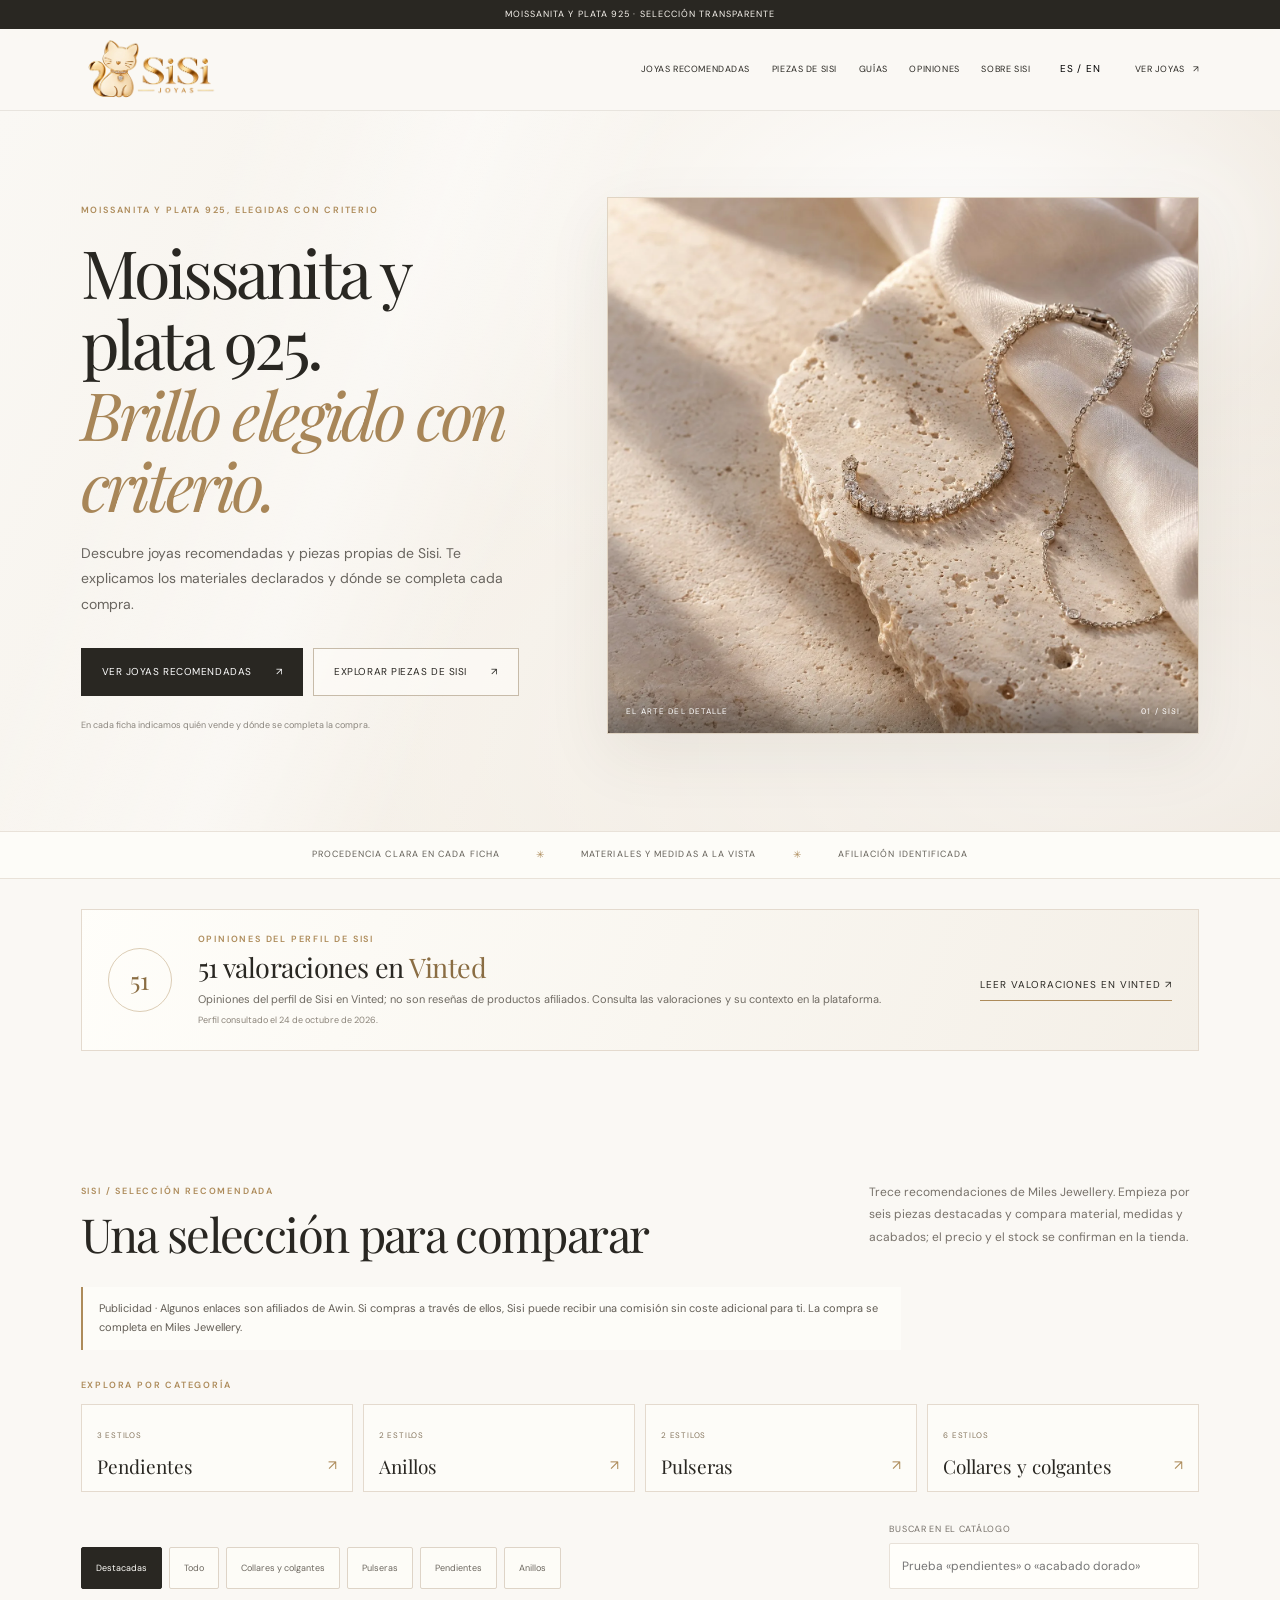
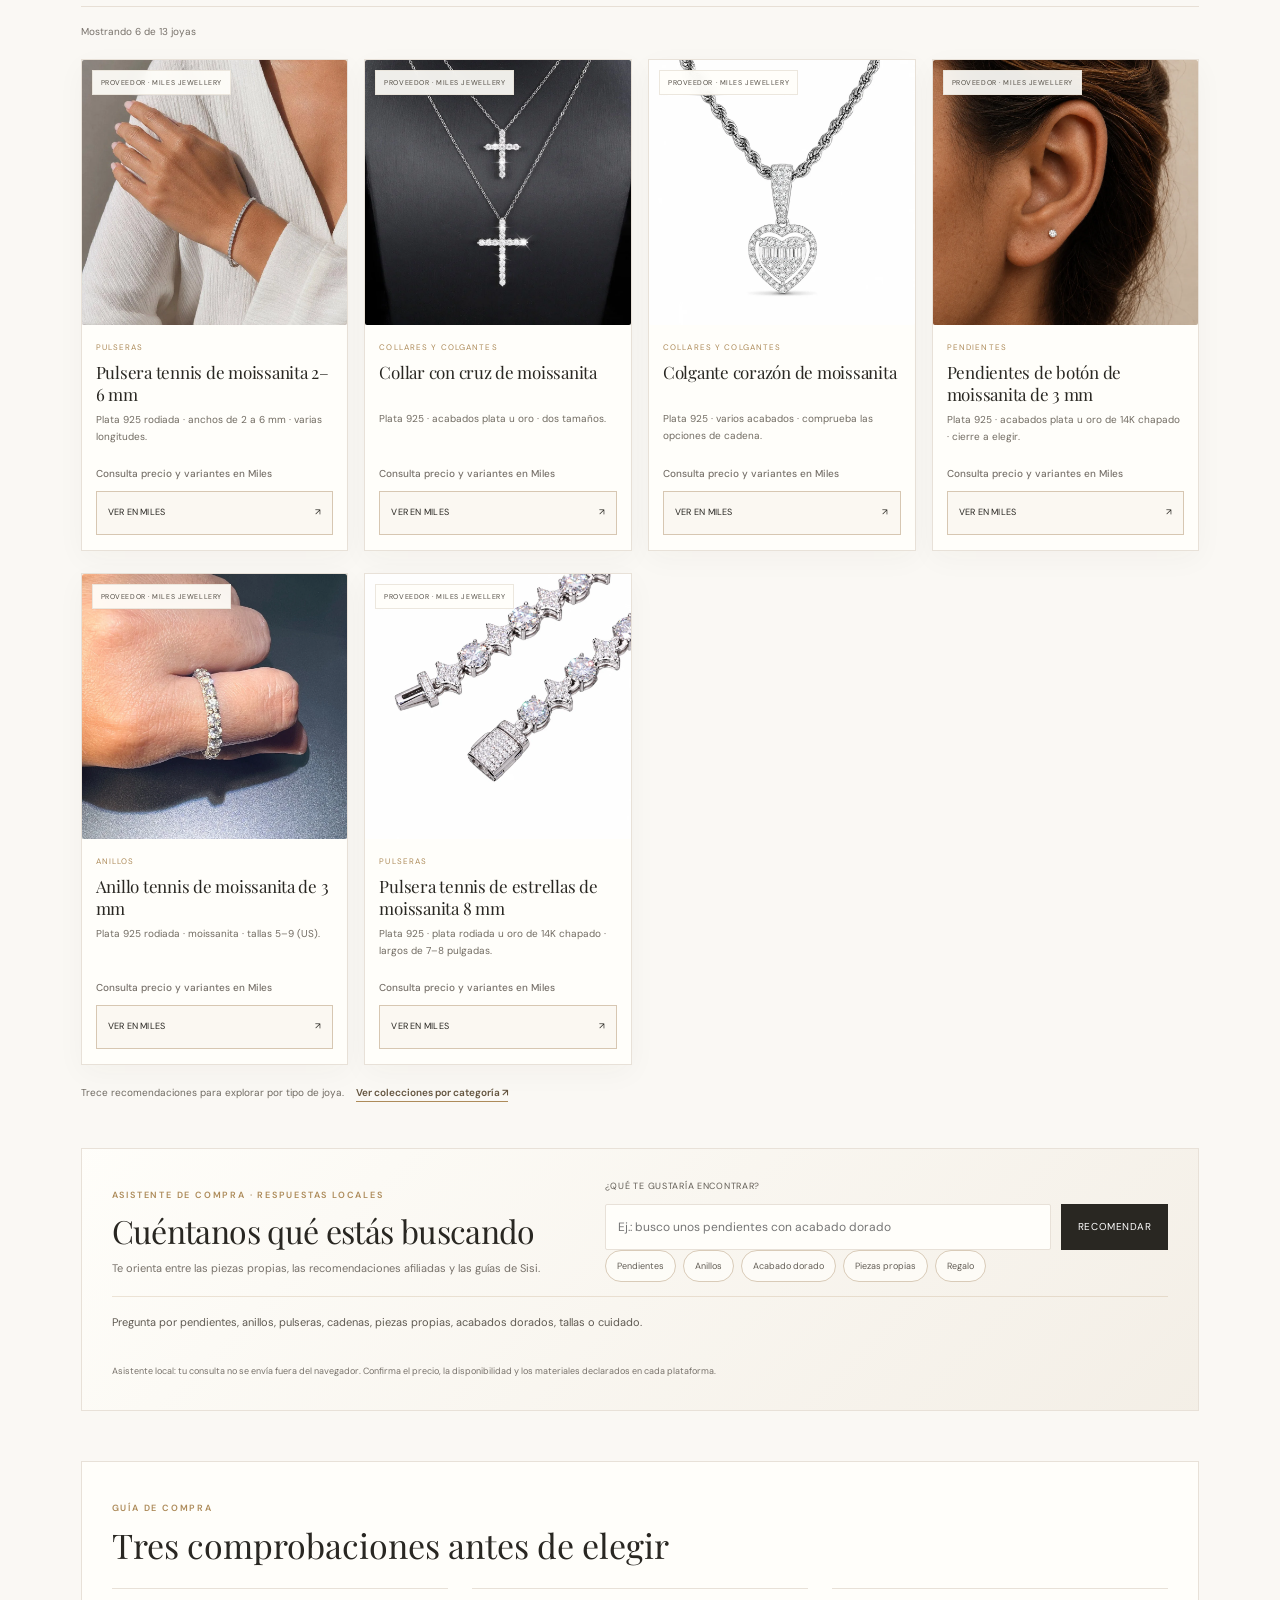
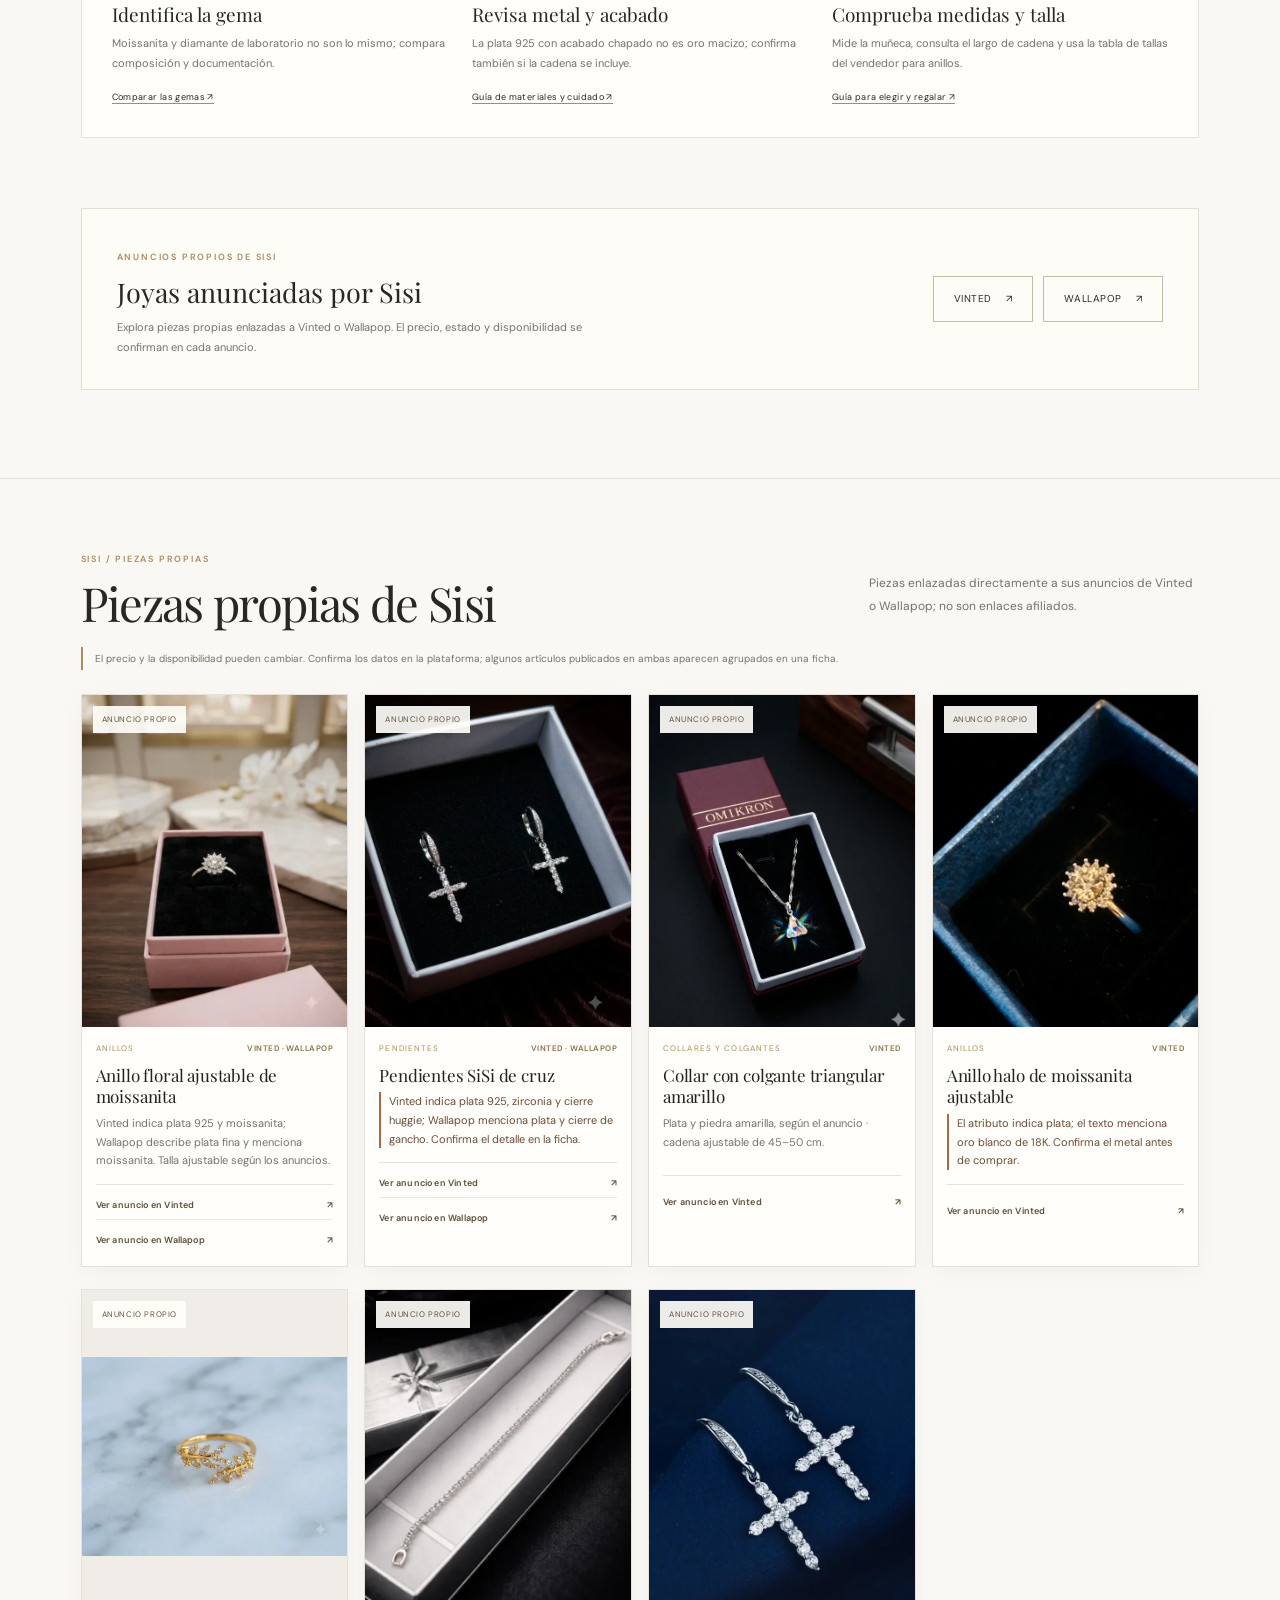
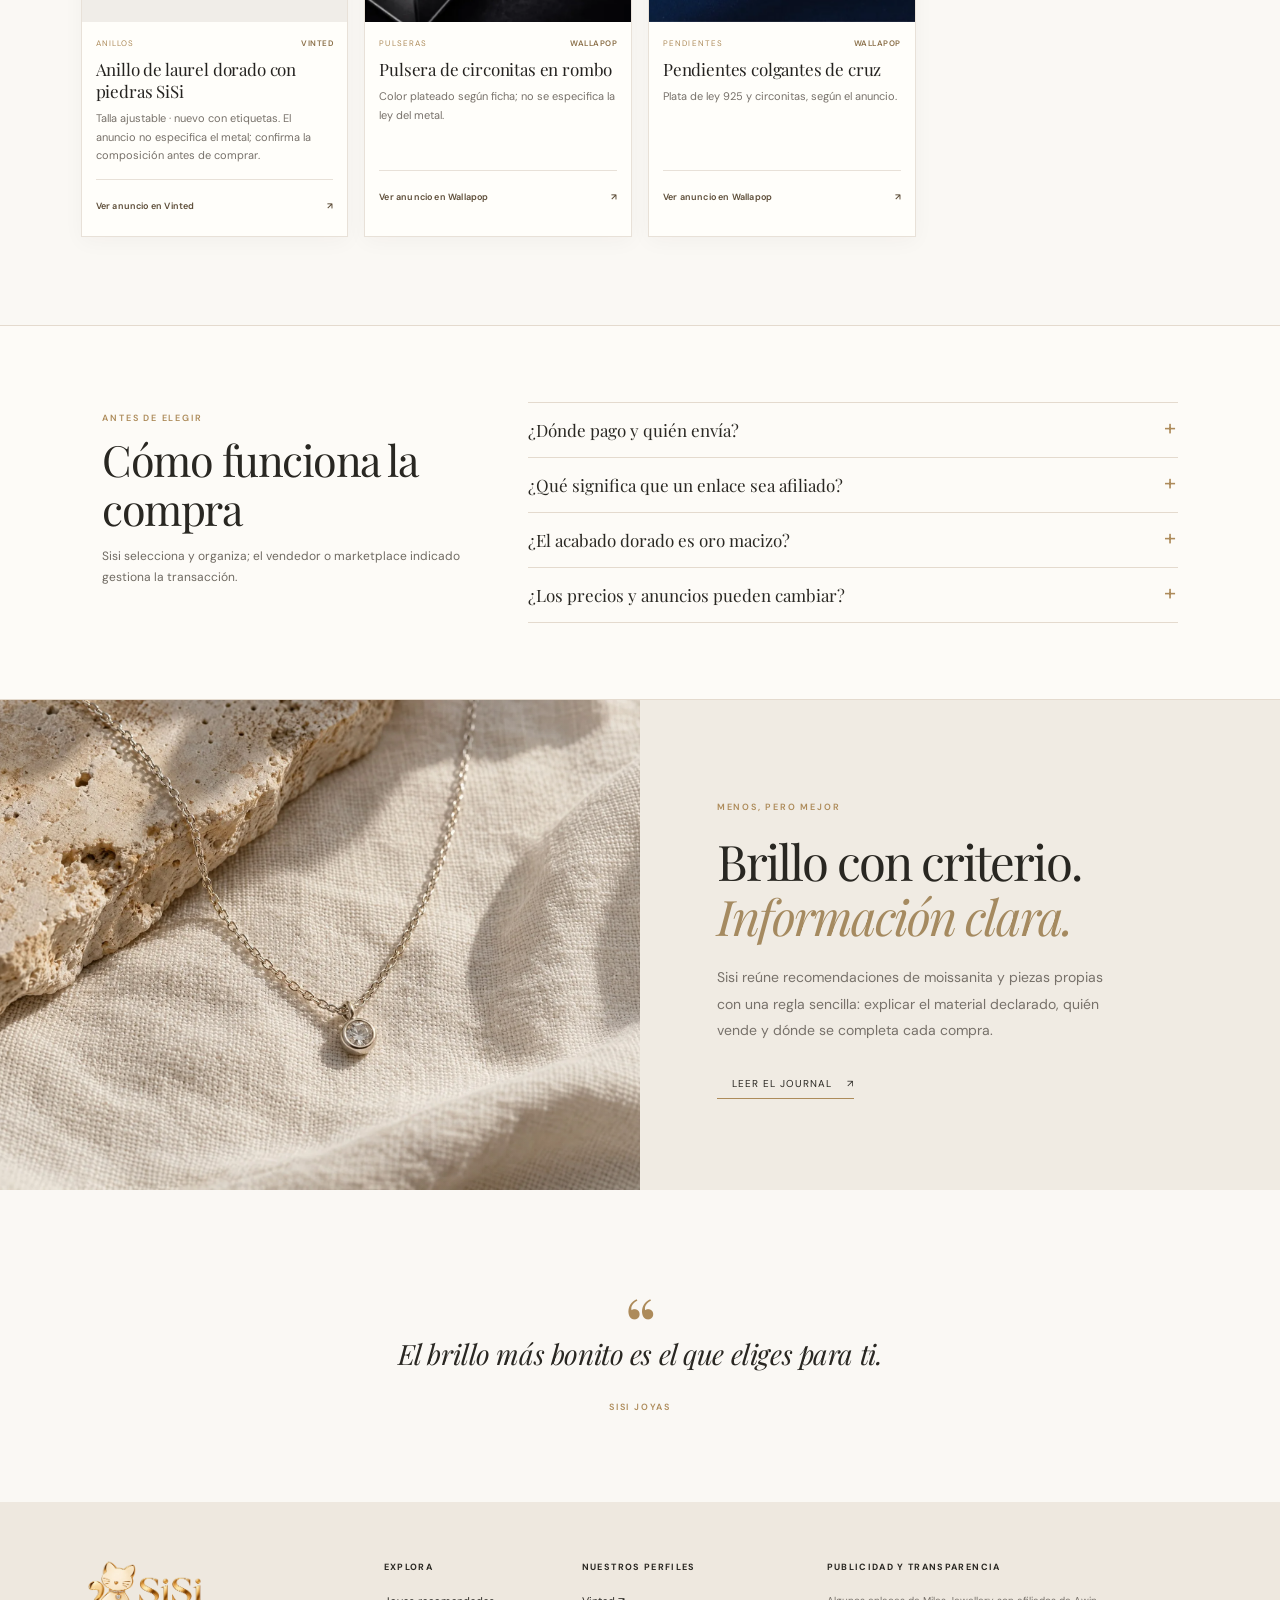
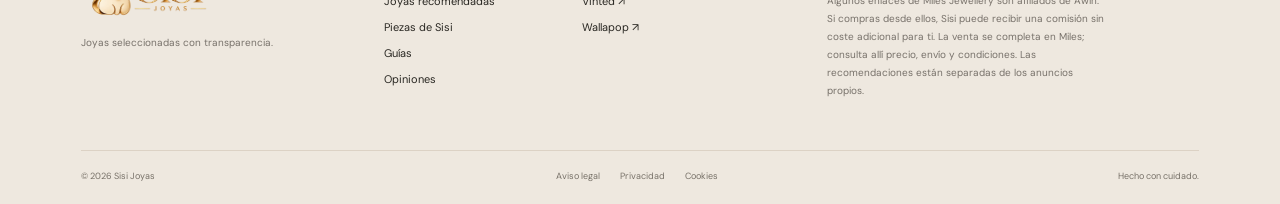
<file: index.html>
<!doctype html>
<html lang="es">
<head>
  <meta charset="utf-8">
  <meta name="viewport" content="width=device-width, initial-scale=1">
  <title>Moissanita y plata 925 con criterio | Sisi Joyas</title>
  <meta name="description" content="Joyas de moissanita y plata 925 seleccionadas con transparencia. Compara las recomendaciones de Miles Jewellery y las piezas propias de Sisi.">
  <meta name="keywords" content="Sisi Joyas, joyas de moissanita, plata 925, pendientes de moissanita, anillos de moissanita, pulseras, colgantes">
  <meta name="theme-color" content="#faf8f4">
  <meta name="robots" content="index,follow">
  <link rel="canonical" href="https://sisijoyas.store/">
  <link rel="icon" href="assets/sisi-favicon.png" type="image/png">
  <link rel="preconnect" href="https://fonts.googleapis.com">
  <link rel="preconnect" href="https://fonts.gstatic.com" crossorigin>
  <link rel="stylesheet" href="css/styles.css">
  <link rel="stylesheet" href="css/affiliate-refresh.css?v=20261024-1">
  <link rel="stylesheet" href="css/ux-redesign.css?v=20261024-1">
  <meta property="og:type" content="website">
  <meta property="og:site_name" content="Sisi Joyas">
  <meta property="og:title" content="Moissanita y plata 925 con criterio | Sisi Joyas">
  <meta property="og:description" content="Joyas de moissanita seleccionadas con transparencia: recomendaciones de Miles y piezas propias de Sisi.">
  <meta property="og:url" content="https://sisijoyas.store/">
  <meta property="og:image" content="https://sisijoyas.store/assets/sisi-hero.jpg">
  <meta property="og:image:alt" content="Pulsera y cadena plateadas sobre piedra clara, fotografía editorial de Sisi Joyas">
  <meta name="twitter:card" content="summary_large_image">
  <meta name="twitter:title" content="Moissanita y plata 925 con criterio | Sisi Joyas">
  <meta name="twitter:description" content="Joyas de moissanita seleccionadas con transparencia: recomendaciones de Miles y piezas propias de Sisi.">
  <meta name="twitter:image" content="https://sisijoyas.store/assets/sisi-hero.jpg">
  <script type="application/ld+json">
    {"@context":"https://schema.org","@graph":[{"@type":"WebSite","@id":"https://sisijoyas.store/#website","name":"Sisi Joyas","url":"https://sisijoyas.store/","description":"Selección editorial de joyas de moissanita con materiales y enlaces afiliados identificados.","inLanguage":["es","en"],"publisher":{"@id":"https://sisijoyas.store/#organization"}},{"@type":"Organization","@id":"https://sisijoyas.store/#organization","name":"Sisi Joyas","url":"https://sisijoyas.store/","logo":{"@type":"ImageObject","url":"https://sisijoyas.store/assets/sisi-cat-mark-512.webp","width":512,"height":512},"sameAs":["https://www.vinted.es/member/230400884-sisijoyas","https://www.wallapop.com/user/luisa-27041122?_pid=wi&_uid=27041122"]}]}
  </script>
</head>
<body>
  <div class="announcement" data-i18n="announcement">Moissanita y plata 925 · selección transparente</div>
      <header class="site-header">
    <a class="brand" href="index.html" aria-label="Sisi Joyas — inicio"><img src="assets/sisi-logo-horizontal-600.webp" alt="Sisi Joyas" width="138" height="78"></a>
    <nav class="desktop-nav" id="primary-navigation" aria-label="Navegación principal">
      <a href="#catalog" data-i18n="nav_shop">Joyas recomendadas</a>
      <a href="piezas-de-sisi.html" data-i18n="nav_own">Piezas de Sisi</a>
      <a href="blog.html" data-i18n="nav_journal">Guías</a>
      <a href="piezas-de-sisi.html#opiniones" data-i18n="nav_reviews">Opiniones</a>
      <a href="#about" data-i18n="nav_story">Sobre Sisi</a>
    </nav>
    <div class="header-actions">
      <button id="lang-toggle" class="lang-toggle" type="button" aria-label="Cambiar idioma">ES / EN</button>
      <a class="bag-link" href="#catalog"><span data-i18n="nav_discover">Ver joyas </span><span aria-hidden="true">↗</span></a>
      <button id="menu-toggle" class="menu-toggle" type="button" aria-label="Abrir menú" aria-controls="primary-navigation" aria-expanded="false">☰</button>
    </div>
  </header>

  <main>
    <section class="hero" aria-labelledby="hero-title">
      <div class="hero-copy">
        <p class="eyebrow" data-i18n="hero_eyebrow">MOISSANITA Y PLATA 925, ELEGIDAS CON CRITERIO</p>
        <h1 id="hero-title" data-i18n="hero_title">Moissanita y plata 925.<br><em>Brillo elegido con criterio.</em></h1>
        <p class="hero-text" data-i18n="hero_text">Descubre joyas recomendadas y piezas propias de Sisi. Te explicamos los materiales declarados y dónde se completa cada compra.</p>
        <div class="hero-actions"><a class="button button-dark" href="#catalog"><span data-i18n="hero_cta">Ver joyas recomendadas</span><span aria-hidden="true">↗</span></a><a class="button button-outline" href="piezas-de-sisi.html"><span data-i18n="hero_own_cta">Explorar piezas de Sisi</span><span aria-hidden="true">↗</span></a></div>
        <p class="hero-note" data-i18n="hero_note">En cada ficha indicamos quién vende y dónde se completa la compra.</p>
      </div>
      <div class="hero-art">
        <img src="assets/sisi-hero.webp" alt="Fotografía editorial de una pulsera y una cadena plateadas sobre piedra clara" width="1800" height="1350" fetchpriority="high" decoding="async">
        <div class="image-caption"><span data-i18n="hero_caption">EL ARTE DEL DETALLE</span><span>01 / SISI</span></div>
      </div>
    </section>

    <section class="trust-strip" aria-label="Criterios de selección">
      <span data-i18n="trust_1">Procedencia clara en cada ficha</span><i aria-hidden="true">✳</i>
      <span data-i18n="trust_2">Materiales y medidas a la vista</span><i aria-hidden="true">✳</i>
      <span data-i18n="trust_3">Afiliación identificada</span>
    </section>

    <section class="review-proof review-proof-home" aria-labelledby="home-review-title">
      <div class="review-proof-mark" aria-hidden="true">51</div>
      <div class="review-proof-copy">
        <p class="eyebrow" data-i18n="review_eyebrow">OPINIONES DEL PERFIL DE SISI</p>
        <h2 id="home-review-title"><span data-i18n="review_count_prefix">51 valoraciones en</span> <span class="review-source">Vinted</span></h2>
        <p data-i18n="review_copy">Opiniones del perfil de Sisi en Vinted; no son reseñas de productos afiliados. Consulta las valoraciones y su contexto en la plataforma.</p>
        <p class="review-date" data-i18n="review_stamp">Perfil consultado el 24 de octubre de 2026.</p>
      </div>
      <a class="text-link" href="https://www.vinted.es/member/230400884-sisijoyas" target="_blank" rel="noopener noreferrer" data-i18n="review_cta">Leer valoraciones en Vinted ↗</a>
    </section>

    <section id="catalog" class="section catalog-section" aria-labelledby="catalog-title">
      <div class="section-heading">
        <div>
          <p class="eyebrow" data-i18n="catalog_eyebrow">SISI / SELECCIÓN AFILIADA</p>
          <h2 id="catalog-title" data-i18n="catalog_title">Piezas con luz propia</h2>
        </div>
        <p data-i18n="catalog_intro">Trece artículos de Miles Jewellery con fichas e imágenes oficiales. Comprueba precio, disponibilidad, metal y variantes en la tienda antes de comprar.</p>
      </div>
      <p class="affiliate-disclosure" data-i18n="affiliate_inline">Publicidad · Algunos enlaces son afiliados de Awin. Si compras a través de ellos, Sisi puede recibir una comisión sin coste adicional para ti. La compra se completa en Miles Jewellery.</p>

      <div class="category-browse" id="category-links"><div class="category-browse-heading"><p class="eyebrow" data-i18n="category_nav_title">EXPLORA POR CATEGORÍA</p></div>
        <nav class="category-landing-links" aria-label="Explorar por categoría" data-i18n-aria-label="category_nav_aria">
          <a class="category-tile" href="pendientes-moissanita.html"><span class="category-tile-count" data-i18n="category_count_earrings">3 estilos</span><strong data-i18n="filter_earrings">Pendientes</strong><span aria-hidden="true">↗</span></a>
          <a class="category-tile" href="anillos-moissanita.html"><span class="category-tile-count" data-i18n="category_count_rings">2 estilos</span><strong data-i18n="filter_rings">Anillos</strong><span aria-hidden="true">↗</span></a>
          <a class="category-tile" href="pulseras-moissanita.html"><span class="category-tile-count" data-i18n="category_count_bracelets">2 estilos</span><strong data-i18n="filter_bracelets">Pulseras</strong><span aria-hidden="true">↗</span></a>
          <a class="category-tile" href="collares-colgantes-moissanita.html"><span class="category-tile-count" data-i18n="category_count_pendants">6 estilos</span><strong data-i18n="filter_pendants">Collares y colgantes</strong><span aria-hidden="true">↗</span></a>
        </nav></div>

      <div class="filters catalog-tools">
        <div class="category-filters" role="group" aria-label="Filtrar catálogo" data-i18n-aria-label="filter_group">
          <button class="filter active" type="button" data-category="featured" aria-pressed="true" data-i18n="filter_featured">Selección destacada</button>
          <button class="filter" type="button" data-category="all" aria-pressed="false" data-i18n="filter_all">Todo</button>
          <button class="filter" type="button" data-category="pendants" aria-pressed="false" data-i18n="filter_pendants">Collares y colgantes</button>
          <button class="filter" type="button" data-category="bracelets" aria-pressed="false" data-i18n="filter_bracelets">Pulseras</button>
          <button class="filter" type="button" data-category="earrings" aria-pressed="false" data-i18n="filter_earrings">Pendientes</button>
          <button class="filter" type="button" data-category="rings" aria-pressed="false" data-i18n="filter_rings">Anillos</button>
        </div>
        <label class="catalog-search">
          <span data-i18n="catalog_search_label">Buscar en el catálogo</span>
          <input id="catalog-search" type="search" data-i18n-placeholder="catalog_search_placeholder" placeholder="Prueba «pendientes» o «acabado dorado»" autocomplete="off" aria-controls="affiliate-grid">
        </label>
      </div>
      <p id="catalog-count" class="catalog-count" aria-live="polite">Mostrando 6 de 13 joyas</p>

      <div id="affiliate-grid" class="product-grid" aria-live="polite">
        <article class="product-card" data-affiliate-card data-featured data-product-id="miles-tennis-bracelet" data-category="bracelets">
          <a class="product-image" data-affiliate-link href="https://www.awin1.com/cread.php?awinmid=129311&amp;awinaffid=3099234&amp;ued=https%3A%2F%2Fmilesjewellery.com%2Fproducts%2F2-6mm-moissanite-tennis-bracelet" target="_blank" rel="sponsored nofollow noopener noreferrer" aria-label="Ver pulsera tennis de moissanita en Miles Jewellery">
            <img src="assets/products/miles-tennis-bracelet.webp" width="1000" height="1000" alt="Pulsera tennis de moissanita de Miles Jewellery, fotografiada en una muñeca" data-alt-es="Pulsera tennis de moissanita de Miles Jewellery, fotografiada en una muñeca" data-alt-en="Miles Jewellery moissanite tennis bracelet worn on a wrist" loading="lazy" decoding="async">
            <span class="product-tag" data-i18n="affiliate_product_tag">Proveedor · Miles Jewellery</span>
          </a>
          <div class="product-info">
            <span class="product-category" data-i18n="category_bracelets">Pulseras</span>
            <h3 data-i18n="product_tennis_name">Pulsera tennis de moissanita 2–6 mm</h3>
            <p class="product-desc" data-i18n="product_tennis_specs">Plata 925 rodiada · anchos de 2 a 6 mm · varias longitudes.</p>
            <div class="product-bottom"><span class="product-price" data-i18n="price_at_shop">Precio y opciones en tienda</span><a class="product-buy" data-affiliate-link href="https://www.awin1.com/cread.php?awinmid=129311&amp;awinaffid=3099234&amp;ued=https%3A%2F%2Fmilesjewellery.com%2Fproducts%2F2-6mm-moissanite-tennis-bracelet" target="_blank" rel="sponsored nofollow noopener noreferrer"><span data-i18n="product_cta">Ver en Miles</span><span aria-hidden="true">↗</span></a></div>
          </div>
        </article>

        <article class="product-card" data-affiliate-card data-featured data-product-id="miles-cross-necklace" data-category="pendants">
          <a class="product-image" data-affiliate-link href="https://www.awin1.com/cread.php?awinmid=129311&amp;awinaffid=3099234&amp;ued=https%3A%2F%2Fmilesjewellery.com%2Fproducts%2Fmoissanite-cross-pendant-necklace" target="_blank" rel="sponsored nofollow noopener noreferrer" aria-label="Ver collar con cruz de moissanita en Miles Jewellery">
            <img src="assets/products/miles-cross-pendant.webp" width="800" height="800" alt="Collares de cruz de moissanita de Miles Jewellery en dos tamaños" data-alt-es="Collares de cruz de moissanita de Miles Jewellery en dos tamaños" data-alt-en="Miles Jewellery moissanite cross necklaces in two sizes" loading="lazy" decoding="async">
            <span class="product-tag" data-i18n="affiliate_product_tag">Proveedor · Miles Jewellery</span>
          </a>
          <div class="product-info">
            <span class="product-category" data-i18n="category_pendants">Collares y colgantes</span>
            <h3 data-i18n="product_cross_name">Collar con cruz de moissanita</h3>
            <p class="product-desc" data-i18n="product_cross_specs">Plata 925 · acabados plata u oro · dos tamaños.</p>
            <div class="product-bottom"><span class="product-price" data-i18n="price_at_shop">Precio y opciones en tienda</span><a class="product-buy" data-affiliate-link href="https://www.awin1.com/cread.php?awinmid=129311&amp;awinaffid=3099234&amp;ued=https%3A%2F%2Fmilesjewellery.com%2Fproducts%2Fmoissanite-cross-pendant-necklace" target="_blank" rel="sponsored nofollow noopener noreferrer"><span data-i18n="product_cta">Ver en Miles</span><span aria-hidden="true">↗</span></a></div>
          </div>
        </article>

        <article class="product-card" data-affiliate-card data-featured data-product-id="miles-heart-pendant" data-category="pendants">
          <a class="product-image" data-affiliate-link href="https://www.awin1.com/cread.php?awinmid=129311&amp;awinaffid=3099234&amp;ued=https%3A%2F%2Fmilesjewellery.com%2Fproducts%2Fmoissanite-heart-pendant-925-sterling-silver" target="_blank" rel="sponsored nofollow noopener noreferrer" aria-label="Ver colgante de corazón de moissanita en Miles Jewellery">
            <img src="assets/products/miles-heart-pendant.webp" width="1000" height="1000" alt="Colgante de corazón de moissanita en plata 925 de Miles Jewellery" data-alt-es="Colgante de corazón de moissanita en plata 925 de Miles Jewellery" data-alt-en="Miles Jewellery moissanite heart pendant in 925 silver" loading="lazy" decoding="async">
            <span class="product-tag" data-i18n="affiliate_product_tag">Proveedor · Miles Jewellery</span>
          </a>
          <div class="product-info">
            <span class="product-category" data-i18n="category_pendants">Collares y colgantes</span>
            <h3 data-i18n="product_heart_name">Colgante corazón de moissanita</h3>
            <p class="product-desc" data-i18n="product_heart_specs">Plata 925 · varios acabados · comprueba las opciones de cadena.</p>
            <div class="product-bottom"><span class="product-price" data-i18n="price_at_shop">Precio y opciones en tienda</span><a class="product-buy" data-affiliate-link href="https://www.awin1.com/cread.php?awinmid=129311&amp;awinaffid=3099234&amp;ued=https%3A%2F%2Fmilesjewellery.com%2Fproducts%2Fmoissanite-heart-pendant-925-sterling-silver" target="_blank" rel="sponsored nofollow noopener noreferrer"><span data-i18n="product_cta">Ver en Miles</span><span aria-hidden="true">↗</span></a></div>
          </div>
        </article>

        <article class="product-card" data-affiliate-card data-product-id="miles-cross-2mm" data-category="pendants">
          <a class="product-image" data-affiliate-link href="https://www.awin1.com/cread.php?awinmid=129311&amp;awinaffid=3099234&amp;ued=https%3A%2F%2Fmilesjewellery.com%2Fproducts%2F2mm-moissanite-cross-pendant-925-sterling-silver" target="_blank" rel="sponsored nofollow noopener noreferrer" aria-label="Ver colgante cruz de moissanita de 2 mm en Miles Jewellery">
            <img src="assets/products/miles-cross-2mm.webp" width="1000" height="1000" alt="Colgante cruz de moissanita de 2 mm de Miles Jewellery" data-alt-es="Colgante cruz de moissanita de 2 mm de Miles Jewellery" data-alt-en="Miles Jewellery 2 mm moissanite cross pendant" loading="lazy" decoding="async">
            <span class="product-tag" data-i18n="affiliate_product_tag">Proveedor · Miles Jewellery</span>
          </a>
          <div class="product-info">
            <span class="product-category" data-i18n="category_pendants">Collares y colgantes</span>
            <h3 data-i18n="product_cross2_name">Cruz de moissanita de 2 mm</h3>
            <p class="product-desc" data-i18n="product_cross2_specs">Colgante de plata 925 rodiada · cadena compatible seleccionable.</p>
            <div class="product-bottom"><span class="product-price" data-i18n="price_at_shop">Precio y opciones en tienda</span><a class="product-buy" data-affiliate-link href="https://www.awin1.com/cread.php?awinmid=129311&amp;awinaffid=3099234&amp;ued=https%3A%2F%2Fmilesjewellery.com%2Fproducts%2F2mm-moissanite-cross-pendant-925-sterling-silver" target="_blank" rel="sponsored nofollow noopener noreferrer"><span data-i18n="product_cta">Ver en Miles</span><span aria-hidden="true">↗</span></a></div>
          </div>
        </article>

        <article class="product-card" data-affiliate-card data-product-id="miles-hamsa-pendant" data-category="pendants">
          <a class="product-image" data-affiliate-link href="https://www.awin1.com/cread.php?awinmid=129311&amp;awinaffid=3099234&amp;ued=https%3A%2F%2Fmilesjewellery.com%2Fproducts%2Fmoissanite-hamsa-pendant-925-silver" target="_blank" rel="sponsored nofollow noopener noreferrer" aria-label="Ver colgante Hamsa de moissanita en Miles Jewellery">
            <img src="assets/products/miles-hamsa-pendant.webp" width="1000" height="1000" alt="Colgante Mano Hamsa de moissanita en plata 925 de Miles Jewellery" data-alt-es="Colgante Mano Hamsa de moissanita en plata 925 de Miles Jewellery" data-alt-en="Miles Jewellery moissanite Hamsa hand pendant in 925 silver" loading="lazy" decoding="async">
            <span class="product-tag" data-i18n="affiliate_product_tag">Proveedor · Miles Jewellery</span>
          </a>
          <div class="product-info">
            <span class="product-category" data-i18n="category_pendants">Collares y colgantes</span>
            <h3 data-i18n="product_hamsa_name">Colgante Mano Hamsa de moissanita</h3>
            <p class="product-desc" data-i18n="product_hamsa_specs">Plata 925 · tres acabados · la cadena no está incluida.</p>
            <div class="product-bottom"><span class="product-price" data-i18n="price_at_shop">Precio y opciones en tienda</span><a class="product-buy" data-affiliate-link href="https://www.awin1.com/cread.php?awinmid=129311&amp;awinaffid=3099234&amp;ued=https%3A%2F%2Fmilesjewellery.com%2Fproducts%2Fmoissanite-hamsa-pendant-925-silver" target="_blank" rel="sponsored nofollow noopener noreferrer"><span data-i18n="product_cta">Ver en Miles</span><span aria-hidden="true">↗</span></a></div>
          </div>
        </article>

        <article class="product-card" data-affiliate-card data-featured data-product-id="miles-earrings-stud-3mm" data-category="earrings">
          <a class="product-image" data-affiliate-link href="https://www.awin1.com/cread.php?awinmid=129311&amp;awinaffid=3099234&amp;ued=https%3A%2F%2Fmilesjewellery.com%2Fproducts%2F3mm-round-cut-moissanite-stud-earrings" target="_blank" rel="sponsored nofollow noopener noreferrer" aria-label="Ver pendientes de moissanita de 3 mm en Miles Jewellery">
            <img src="assets/products/miles-stud-earrings-3mm.webp" width="1000" height="1000" alt="Pendiente de moissanita de 3 mm llevado en la oreja" data-alt-es="Pendiente de moissanita de 3 mm llevado en la oreja" data-alt-en="3 mm moissanite stud earring worn on the ear" loading="lazy" decoding="async">
            <span class="product-tag" data-i18n="affiliate_product_tag">Proveedor · Miles Jewellery</span>
          </a>
          <div class="product-info">
            <span class="product-category" data-i18n="category_earrings">Pendientes</span>
            <h3 data-i18n="product_earrings_name">Pendientes de moissanita de 3 mm</h3>
            <p class="product-desc" data-i18n="product_earrings_specs">Plata 925 · acabados plata u oro de 14K chapado · cierre a elegir.</p>
            <div class="product-bottom"><span class="product-price" data-i18n="price_at_shop">Precio y opciones en tienda</span><a class="product-buy" data-affiliate-link href="https://www.awin1.com/cread.php?awinmid=129311&amp;awinaffid=3099234&amp;ued=https%3A%2F%2Fmilesjewellery.com%2Fproducts%2F3mm-round-cut-moissanite-stud-earrings" target="_blank" rel="sponsored nofollow noopener noreferrer"><span data-i18n="product_cta">Ver en Miles</span><span aria-hidden="true">↗</span></a></div>
          </div>
        </article>

        <article class="product-card" data-affiliate-card data-featured data-product-id="miles-ring-tennis-3mm" data-category="rings">
          <a class="product-image" data-affiliate-link href="https://www.awin1.com/cread.php?awinmid=129311&amp;awinaffid=3099234&amp;ued=https%3A%2F%2Fmilesjewellery.com%2Fproducts%2F3mm-moissanite-tennis-chain-ring" target="_blank" rel="sponsored nofollow noopener noreferrer" aria-label="Ver anillo tennis de moissanita de 3 mm en Miles Jewellery">
            <img src="assets/products/miles-tennis-ring-3mm.webp" width="1000" height="1194" alt="Anillo fino de moissanita de 3 mm llevado en un dedo" data-alt-es="Anillo fino de moissanita de 3 mm llevado en un dedo" data-alt-en="Slim 3 mm moissanite ring worn on a finger" loading="lazy" decoding="async">
            <span class="product-tag" data-i18n="affiliate_product_tag">Proveedor · Miles Jewellery</span>
          </a>
          <div class="product-info">
            <span class="product-category" data-i18n="category_rings">Anillos</span>
            <h3 data-i18n="product_ring_name">Anillo tennis de moissanita de 3 mm</h3>
            <p class="product-desc" data-i18n="product_ring_specs">Plata 925 rodiada · moissanita · tallas 5–9 (US).</p>
            <div class="product-bottom"><span class="product-price" data-i18n="price_at_shop">Precio y opciones en tienda</span><a class="product-buy" data-affiliate-link href="https://www.awin1.com/cread.php?awinmid=129311&amp;awinaffid=3099234&amp;ued=https%3A%2F%2Fmilesjewellery.com%2Fproducts%2F3mm-moissanite-tennis-chain-ring" target="_blank" rel="sponsored nofollow noopener noreferrer"><span data-i18n="product_cta">Ver en Miles</span><span aria-hidden="true">↗</span></a></div>
          </div>
        </article>

        <article class="product-card" data-affiliate-card data-featured data-product-id="miles-bracelet-star-8mm" data-category="bracelets">
          <a class="product-image" data-affiliate-link href="https://www.awin1.com/cread.php?awinmid=129311&amp;awinaffid=3099234&amp;ued=https%3A%2F%2Fmilesjewellery.com%2Fproducts%2F8mm-moissanite-star-tennis-bracelet" target="_blank" rel="sponsored nofollow noopener noreferrer" aria-label="Ver pulsera de estrellas de moissanita de 8 mm en Miles Jewellery">
            <img src="assets/products/miles-star-bracelet-8mm.webp" width="1000" height="1000" alt="Pulsera tennis de moissanita con eslabones de estrella" data-alt-es="Pulsera tennis de moissanita con eslabones de estrella" data-alt-en="Moissanite tennis bracelet with star-shaped links" loading="lazy" decoding="async">
            <span class="product-tag" data-i18n="affiliate_product_tag">Proveedor · Miles Jewellery</span>
          </a>
          <div class="product-info">
            <span class="product-category" data-i18n="category_bracelets">Pulseras</span>
            <h3 data-i18n="product_star_bracelet_name">Pulsera de estrellas de moissanita</h3>
            <p class="product-desc" data-i18n="product_star_bracelet_specs">Plata 925 · ancho de 8 mm · plata rodiada u oro de 14K chapado.</p>
            <div class="product-bottom"><span class="product-price" data-i18n="price_at_shop">Precio y opciones en tienda</span><a class="product-buy" data-affiliate-link href="https://www.awin1.com/cread.php?awinmid=129311&amp;awinaffid=3099234&amp;ued=https%3A%2F%2Fmilesjewellery.com%2Fproducts%2F8mm-moissanite-star-tennis-bracelet" target="_blank" rel="sponsored nofollow noopener noreferrer"><span data-i18n="product_cta">Ver en Miles</span><span aria-hidden="true">↗</span></a></div>
          </div>
        </article>

        <article class="product-card" data-affiliate-card data-product-id="miles-cross-gold-iced" data-category="pendants">
          <a class="product-image" data-affiliate-link href="https://www.awin1.com/cread.php?awinmid=129311&amp;awinaffid=3099234&amp;ued=https%3A%2F%2Fmilesjewellery.com%2Fproducts%2Fmoissanite-cross-pendant-925-silver" target="_blank" rel="sponsored nofollow noopener noreferrer" aria-label="Ver cruz de moissanita en plata 925 con acabado dorado en Miles Jewellery">
            <img src="assets/products/miles-cross-gold-moissanite.webp" width="1000" height="1000" alt="Cruz de moissanita con acabado dorado chapado" data-alt-es="Cruz de moissanita con acabado dorado chapado" data-alt-en="Moissanite cross pendant in a gold-plated finish" loading="lazy" decoding="async">
            <span class="product-tag" data-i18n="affiliate_product_tag">Proveedor · Miles Jewellery</span>
          </a>
          <div class="product-info">
            <span class="product-category" data-i18n="category_pendants">Collares y colgantes</span>
            <h3 data-i18n="product_gold_cross_name">Cruz iced de moissanita en dorado</h3>
            <p class="product-desc" data-i18n="product_gold_cross_specs">Plata 925 · acabado dorado chapado · colgante solo o con cadena compatible.</p>
            <div class="product-bottom"><span class="product-price" data-i18n="price_at_shop">Precio y opciones en tienda</span><a class="product-buy" data-affiliate-link href="https://www.awin1.com/cread.php?awinmid=129311&amp;awinaffid=3099234&amp;ued=https%3A%2F%2Fmilesjewellery.com%2Fproducts%2Fmoissanite-cross-pendant-925-silver" target="_blank" rel="sponsored nofollow noopener noreferrer"><span data-i18n="product_cta">Ver en Miles</span><span aria-hidden="true">↗</span></a></div>
          </div>
        </article>
        <article class="product-card" data-affiliate-card data-product-id="miles-huggie-2row" data-category="earrings">
          <a class="product-image" data-affiliate-link href="https://www.awin1.com/cread.php?awinmid=129311&amp;awinaffid=3099234&amp;ued=https%3A%2F%2Fmilesjewellery.com%2Fproducts%2F2r-moissanite-huggie-hoop-earrings" target="_blank" rel="sponsored nofollow noopener noreferrer" aria-label="Ver pendientes huggie de moissanita en Miles Jewellery" data-i18n-aria-label="product_huggie_aria">
            <img src="assets/products/miles-huggie-2row.webp" width="1254" height="1254" alt="Pareja de pendientes huggie de dos hileras de moissanita en plata 925" data-alt-es="Pareja de pendientes huggie de dos hileras de moissanita en plata 925" data-alt-en="Pair of two-row moissanite huggie hoops in 925 silver" loading="lazy" decoding="async">
            <span class="product-tag" data-i18n="affiliate_product_tag">Proveedor · Miles Jewellery</span>
          </a>
          <div class="product-info">
            <span class="product-category" data-i18n="category_earrings">Pendientes</span>
            <h3 data-i18n="product_huggie_name">Pendientes huggie de moissanita, dos hileras</h3>
            <p class="product-desc" data-i18n="product_huggie_specs">Plata 925 · 13,3 × 12,5 mm · plata rodiada u oro chapado · par.</p>
            <div class="product-bottom"><span class="product-price" data-i18n="price_at_shop">Precio y opciones en tienda</span><a class="product-buy" data-affiliate-link href="https://www.awin1.com/cread.php?awinmid=129311&amp;awinaffid=3099234&amp;ued=https%3A%2F%2Fmilesjewellery.com%2Fproducts%2F2r-moissanite-huggie-hoop-earrings" target="_blank" rel="sponsored nofollow noopener noreferrer"><span data-i18n="product_cta">Ver en Miles</span><span aria-hidden="true">↗</span></a></div>
          </div>
        </article>
        <article class="product-card" data-affiliate-card data-product-id="miles-tennis-chain" data-category="pendants">
          <a class="product-image" data-affiliate-link href="https://www.awin1.com/cread.php?awinmid=129311&amp;awinaffid=3099234&amp;ued=https%3A%2F%2Fmilesjewellery.com%2Fproducts%2Fmoissanite-tennis-chain" target="_blank" rel="sponsored nofollow noopener noreferrer" aria-label="Ver cadena tennis de moissanita en Miles Jewellery" data-i18n-aria-label="product_chain_aria">
            <img src="assets/products/miles-tennis-chain.webp" width="993" height="993" alt="Cadena tennis de moissanita de Miles Jewellery sobre una camiseta clara" data-alt-es="Cadena tennis de moissanita de Miles Jewellery sobre una camiseta clara" data-alt-en="Miles Jewellery moissanite tennis chain worn over a light shirt" loading="lazy" decoding="async">
            <span class="product-tag" data-i18n="affiliate_product_tag">Proveedor · Miles Jewellery</span>
          </a>
          <div class="product-info">
            <span class="product-category" data-i18n="category_pendants">Collares y colgantes</span>
            <h3 data-i18n="product_chain_name">Collar tennis de moissanita de 2–6,5 mm</h3>
            <p class="product-desc" data-i18n="product_chain_specs">Plata 925 · anchos de 2–6,5 mm · largos 16–24 pulgadas · acabado dorado chapado disponible.</p>
            <div class="product-bottom"><span class="product-price" data-i18n="price_at_shop">Precio y opciones en tienda</span><a class="product-buy" data-affiliate-link href="https://www.awin1.com/cread.php?awinmid=129311&amp;awinaffid=3099234&amp;ued=https%3A%2F%2Fmilesjewellery.com%2Fproducts%2Fmoissanite-tennis-chain" target="_blank" rel="sponsored nofollow noopener noreferrer"><span data-i18n="product_cta">Ver en Miles</span><span aria-hidden="true">↗</span></a></div>
          </div>
        </article>
        <article class="product-card" data-affiliate-card data-product-id="miles-ring-13mm" data-category="rings">
          <a class="product-image" data-affiliate-link href="https://www.awin1.com/cread.php?awinmid=129311&amp;awinaffid=3099234&amp;ued=https%3A%2F%2Fmilesjewellery.com%2Fproducts%2F13mm-moissanite-ring" target="_blank" rel="sponsored nofollow noopener noreferrer" aria-label="Ver anillo ancho de moissanita de 13 mm en Miles Jewellery" data-i18n-aria-label="product_wide_ring_aria">
            <img src="assets/products/miles-ring-13mm.webp" width="1400" height="1234" alt="Anillo ancho de moissanita en plata 925 de 13 mm" data-alt-es="Anillo ancho de moissanita en plata 925 de 13 mm" data-alt-en="13 mm wide moissanite band ring in 925 silver" loading="lazy" decoding="async">
            <span class="product-tag" data-i18n="affiliate_product_tag">Proveedor · Miles Jewellery</span>
          </a>
          <div class="product-info">
            <span class="product-category" data-i18n="category_rings">Anillos</span>
            <h3 data-i18n="product_wide_ring_name">Anillo ancho de moissanita de 13 mm</h3>
            <p class="product-desc" data-i18n="product_wide_ring_specs">Plata 925 · tallas US 6–12 · opción de acabado dorado chapado.</p>
            <div class="product-bottom"><span class="product-price" data-i18n="price_at_shop">Precio y opciones en tienda</span><a class="product-buy" data-affiliate-link href="https://www.awin1.com/cread.php?awinmid=129311&amp;awinaffid=3099234&amp;ued=https%3A%2F%2Fmilesjewellery.com%2Fproducts%2F13mm-moissanite-ring" target="_blank" rel="sponsored nofollow noopener noreferrer"><span data-i18n="product_cta">Ver en Miles</span><span aria-hidden="true">↗</span></a></div>
          </div>
        </article>
        <article class="product-card" data-affiliate-card data-product-id="miles-princess-studs" data-category="earrings">
          <a class="product-image" data-affiliate-link href="https://www.awin1.com/cread.php?awinmid=129311&amp;awinaffid=3099234&amp;ued=https%3A%2F%2Fmilesjewellery.com%2Fproducts%2Fprincess-cut-moissanite-stud-earrings" target="_blank" rel="sponsored nofollow noopener noreferrer" aria-label="Ver pendientes princess cut de moissanita en Miles Jewellery" data-i18n-aria-label="product_princess_aria">
            <img src="assets/products/miles-princess-studs.webp" width="750" height="750" alt="Pendiente cuadrado princess cut de moissanita en plata 925" data-alt-es="Pendiente cuadrado princess cut de moissanita en plata 925" data-alt-en="Square princess-cut moissanite stud earring in 925 silver" loading="lazy" decoding="async">
            <span class="product-tag" data-i18n="affiliate_product_tag">Proveedor · Miles Jewellery</span>
          </a>
          <div class="product-info">
            <span class="product-category" data-i18n="category_earrings">Pendientes</span>
            <h3 data-i18n="product_princess_name">Pendientes princess cut de moissanita</h3>
            <p class="product-desc" data-i18n="product_princess_specs">Plata 925 rodiada · tamaños 4,25–9 mm · cierre de rosca o presión.</p>
            <div class="product-bottom"><span class="product-price" data-i18n="price_at_shop">Precio y opciones en tienda</span><a class="product-buy" data-affiliate-link href="https://www.awin1.com/cread.php?awinmid=129311&amp;awinaffid=3099234&amp;ued=https%3A%2F%2Fmilesjewellery.com%2Fproducts%2Fprincess-cut-moissanite-stud-earrings" target="_blank" rel="sponsored nofollow noopener noreferrer"><span data-i18n="product_cta">Ver en Miles</span><span aria-hidden="true">↗</span></a></div>
          </div>
        </article>
      </div>
      <p id="empty-state" class="empty-state" hidden data-i18n="empty_catalog">No hay piezas en esta categoría.</p>
      <p class="catalog-full-link"><span data-i18n="catalog_full_note">Hay 13 recomendaciones; empieza por las destacadas o filtra por categoría.</span> <a href="pendientes-moissanita.html" data-i18n="catalog_full_link">Ver colecciones por categoría ↗</a></p>

      <section class="catalog-assistant" aria-labelledby="assistant-title">
        <div class="assistant-heading">
          <p class="eyebrow" data-i18n="assistant_eyebrow">ASISTENTE DE COMPRA · RESPUESTAS LOCALES</p>
          <h3 id="assistant-title" data-i18n="assistant_title">Cuéntanos qué estás buscando</h3>
          <p data-i18n="assistant_intro">Te orienta entre las piezas del catálogo y las guías de Sisi.</p>
        </div>
        <div>
          <form id="assistant-form" class="assistant-form">
            <label for="assistant-question" data-i18n="assistant_question">¿Qué te gustaría encontrar?</label>
            <input id="assistant-question" type="text" maxlength="160" data-i18n-placeholder="assistant_placeholder" placeholder="Ej.: busco unos pendientes con acabado dorado" autocomplete="off">
            <button class="button button-dark" type="submit" data-i18n="assistant_submit">Recomendar</button>
          </form>
          <div class="assistant-prompts" role="group" aria-label="Preguntas rápidas" data-i18n-aria-label="assistant_prompt_group">
            <button type="button" data-assistant-query="pendientes" data-i18n="assistant_prompt_earrings">Pendientes</button>
            <button type="button" data-assistant-query="anillos" data-i18n="assistant_prompt_rings">Anillos</button>
            <button type="button" data-assistant-query="acabado dorado" data-i18n="assistant_prompt_gold">Acabado dorado</button>
            <button type="button" data-assistant-query="piezas propias" data-i18n="assistant_prompt_own">Piezas propias</button>
            <button type="button" data-assistant-query="regalo" data-i18n="assistant_prompt_gift">Regalo</button>
          </div>
        </div>
        <div id="assistant-response" class="assistant-response" role="status" aria-live="polite" aria-atomic="true">
          <p class="assistant-response-text" data-i18n="assistant_default">Pregunta por pendientes, anillos, pulseras, cadenas, acabados dorados, tallas o cuidado.</p>
        </div>
        <p class="assistant-privacy" data-i18n="assistant_notice">Asistente local basado en el catálogo: tu consulta no se envía a servicios externos.</p>
      </section>

      <aside class="catalog-guide" aria-labelledby="catalog-guide-title">
        <p class="eyebrow" data-i18n="quick_guide_eyebrow">GUÍA DE COMPRA</p>
        <h3 id="catalog-guide-title" data-i18n="quick_guide_title">Tres comprobaciones antes de elegir</h3>
        <div class="catalog-guide-grid">
          <article><h4 data-i18n="quick_guide_gem_title">Identifica la gema</h4><p data-i18n="quick_guide_gem_text">Moissanita y diamante de laboratorio no son lo mismo; compara composición y documentación.</p><a href="blog-moissanite-lab-diamond.html" data-i18n="quick_guide_gem_link">Comparar las gemas ↗</a></article>
          <article><h4 data-i18n="quick_guide_metal_title">Revisa metal y acabado</h4><p data-i18n="quick_guide_metal_text">La plata 925 con acabado chapado no es oro macizo; confirma también si la cadena se incluye.</p><a href="blog-care.html" data-i18n="quick_guide_metal_link">Guía de materiales y cuidado ↗</a></article>
          <article><h4 data-i18n="quick_guide_size_title">Comprueba medidas y talla</h4><p data-i18n="quick_guide_size_text">Mide la muñeca, consulta el largo de cadena y usa la tabla de tallas del vendedor para anillos.</p><a href="blog-gift-guide.html" data-i18n="quick_guide_size_link">Guía para elegir y regalar ↗</a></article>
        </div>
      </aside>

      <div class="marketplace-cta">
        <div class="marketplace-copy">
          <p class="eyebrow" data-i18n="market_eyebrow">PIEZAS PROPIAS DE SISI</p>
          <h3 data-i18n="market_title">Anuncios propios de Sisi</h3>
          <p data-i18n="market_text">Explora nuestros anuncios de joyería o visita los perfiles completos. Precio y disponibilidad se consultan en cada plataforma.</p>
        </div>
        <div class="market-buttons">
          <a class="button button-outline" href="https://www.vinted.es/member/230400884-sisijoyas" target="_blank" rel="noopener noreferrer">Vinted <span aria-hidden="true">↗</span></a>
          <a class="button button-outline" href="https://www.wallapop.com/user/luisa-27041122?_pid=wi&amp;_uid=27041122" target="_blank" rel="noopener noreferrer">Wallapop <span aria-hidden="true">↗</span></a>
        </div>
      </div>
    </section>

    <section id="own-listings" class="section own-listings-section" aria-labelledby="own-listings-title">
      <div class="section-heading own-listings-heading">
        <div>
          <p class="eyebrow" data-i18n="own_eyebrow">SISI / ANUNCIOS PROPIOS</p>
          <h2 id="own-listings-title" data-i18n="own_title">Joyas anunciadas por Sisi</h2>
        </div>
        <p data-i18n="own_intro">Piezas enlazadas directamente a sus anuncios de Vinted o Wallapop; no son enlaces afiliados.</p>
      </div>
      <p class="own-listings-note" data-i18n="own_note">El precio y la disponibilidad pueden cambiar. Confirma los datos en la plataforma; algunos artículos publicados en ambas aparecen agrupados en una ficha.</p>

      <div id="own-listing-grid" class="own-listing-grid">
        <article class="own-listing-card" data-product-id="own-ring-adjustable" data-category="rings" data-marketplace="Vinted">
          <a class="own-listing-image" href="https://www.vinted.es/items/9782362227" target="_blank" rel="noopener noreferrer">
            <img src="assets/own-listings/vinted-moissanite-ring.webp" width="600" height="800" alt="Anillo floral de moissanita presentado en una caja rosa" data-alt-es="Anillo floral de moissanita presentado en una caja rosa" data-alt-en="Floral moissanite ring presented in a pink box" loading="lazy" decoding="async">
            <span class="own-listing-badge" data-i18n="own_badge">Anuncio propio</span>
          </a>
          <div class="own-listing-info">
            <div class="own-listing-label"><span class="product-category" data-i18n="category_rings">Anillos</span><span class="own-listing-source">Vinted · Wallapop</span></div>
            <h3 data-i18n="own_ring_name">Anillo floral ajustable de moissanita</h3>
            <p class="own-listing-desc" data-i18n="own_ring_specs">Vinted indica plata 925 y moissanita; Wallapop describe plata fina y menciona moissanita. Talla ajustable según los anuncios.</p>
            <div class="own-listing-actions">
              <a class="own-listing-buy" href="https://www.vinted.es/items/9782362227" target="_blank" rel="noopener noreferrer"><span data-i18n="own_link_vinted">Ver anuncio en Vinted</span><span aria-hidden="true">↗</span></a>
              <a class="own-listing-buy" href="https://es.wallapop.com/item/anillo-plata-diseno-floral-con-diamantes-moissanit-1306571665" target="_blank" rel="noopener noreferrer"><span data-i18n="own_link_wallapop">Ver anuncio en Wallapop</span><span aria-hidden="true">↗</span></a>
            </div>
          </div>
        </article>

        <article class="own-listing-card" data-product-id="own-cross-earrings" data-category="earrings" data-marketplace="Vinted">
          <a class="own-listing-image" href="https://www.vinted.es/items/9493275097" target="_blank" rel="noopener noreferrer">
            <img src="assets/own-listings/vinted-cross-earrings.webp" width="600" height="800" alt="Pendientes de cruz plateados con piedras en una caja oscura" data-alt-es="Pendientes de cruz plateados con piedras en una caja oscura" data-alt-en="Silver-tone cross earrings with stones in a dark display box" loading="lazy" decoding="async">
            <span class="own-listing-badge" data-i18n="own_badge">Anuncio propio</span>
          </a>
          <div class="own-listing-info">
            <div class="own-listing-label"><span class="product-category" data-i18n="category_earrings">Pendientes</span><span class="own-listing-source">Vinted · Wallapop</span></div>
            <h3 data-i18n="own_cross_name">Pendientes SiSi de cruz</h3>
            <p class="own-listing-desc own-listing-warning" data-i18n="own_cross_specs">Vinted indica plata 925, zirconia y cierre huggie; Wallapop menciona plata y cierre de gancho. Confirma el detalle en la ficha.</p>
            <div class="own-listing-actions">
              <a class="own-listing-buy" href="https://www.vinted.es/items/9493275097" target="_blank" rel="noopener noreferrer"><span data-i18n="own_link_vinted">Ver anuncio en Vinted</span><span aria-hidden="true">↗</span></a>
              <a class="own-listing-buy" href="https://es.wallapop.com/item/pendientes-cruz-sisi-plata-brillantes-1306935284" target="_blank" rel="noopener noreferrer"><span data-i18n="own_link_wallapop">Ver anuncio en Wallapop</span><span aria-hidden="true">↗</span></a>
            </div>
          </div>
        </article>

        <article class="own-listing-card" data-product-id="own-yellow-pendant" data-category="pendants" data-marketplace="Vinted">
          <a class="own-listing-image" href="https://www.vinted.es/items/8901861690" target="_blank" rel="noopener noreferrer">
            <img src="assets/own-listings/vinted-yellow-pendant.webp" width="607" height="800" alt="Collar con colgante triangular amarillo en su caja" data-alt-es="Collar con colgante triangular amarillo en su caja" data-alt-en="Necklace with a yellow triangular pendant in its box" loading="lazy" decoding="async">
            <span class="own-listing-badge" data-i18n="own_badge">Anuncio propio</span>
          </a>
          <div class="own-listing-info">
            <div class="own-listing-label"><span class="product-category" data-i18n="category_pendants">Collares y colgantes</span><span class="own-listing-source">Vinted</span></div>
            <h3 data-i18n="own_yellow_pendant_name">Collar con colgante triangular amarillo</h3>
            <p class="own-listing-desc" data-i18n="own_yellow_pendant_specs">Plata y piedra amarilla, según el anuncio · cadena ajustable de 45–50 cm.</p>
            <a class="own-listing-buy" href="https://www.vinted.es/items/8901861690" target="_blank" rel="noopener noreferrer"><span data-i18n="own_link_vinted">Ver anuncio en Vinted</span><span aria-hidden="true">↗</span></a>
          </div>
        </article>

        <article class="own-listing-card" data-product-id="own-vinted-halo-ring" data-category="rings" data-marketplace="Vinted">
          <a class="own-listing-image" href="https://www.vinted.es/items/8775195534" target="_blank" rel="noopener noreferrer">
            <img src="assets/own-listings/vinted-halo-ring.webp" width="600" height="800" alt="Anillo halo de piedra clara presentado en una caja azul" data-alt-es="Anillo halo de piedra clara presentado en una caja azul" data-alt-en="Halo ring with a clear centre stone presented in a blue box" loading="lazy" decoding="async">
            <span class="own-listing-badge" data-i18n="own_badge">Anuncio propio</span>
          </a>
          <div class="own-listing-info">
            <div class="own-listing-label"><span class="product-category" data-i18n="category_rings">Anillos</span><span class="own-listing-source">Vinted</span></div>
            <h3 data-i18n="own_halo_ring_name">Anillo halo de moissanita ajustable</h3>
            <p class="own-listing-desc own-listing-warning" data-i18n="own_halo_ring_specs">El atributo indica plata; el texto menciona oro blanco de 18K. Confirma el metal antes de comprar.</p>
            <a class="own-listing-buy" href="https://www.vinted.es/items/8775195534" target="_blank" rel="noopener noreferrer"><span data-i18n="own_link_vinted">Ver anuncio en Vinted</span><span aria-hidden="true">↗</span></a>
          </div>
        </article>

        <article class="own-listing-card" data-product-id="own-laurel-ring" data-category="rings" data-marketplace="Vinted">
          <a class="own-listing-image own-listing-image--contain" href="https://www.vinted.es/items/9782391072" target="_blank" rel="noopener noreferrer">
            <img src="assets/own-listings/vinted-laurel-ring.webp" width="800" height="600" alt="Anillo dorado de laurel con pequeñas piedras claras sobre fondo gris" data-alt-es="Anillo dorado de laurel con pequeñas piedras claras sobre fondo gris" data-alt-en="Gold-tone laurel ring with small clear stones on a grey background" loading="lazy" decoding="async">
            <span class="own-listing-badge" data-i18n="own_badge">Anuncio propio</span>
          </a>
          <div class="own-listing-info">
            <div class="own-listing-label"><span class="product-category" data-i18n="category_rings">Anillos</span><span class="own-listing-source">Vinted</span></div>
            <h3 data-i18n="own_laurel_ring_name">Anillo de laurel dorado con piedras SiSi</h3>
            <p class="own-listing-desc" data-i18n="own_laurel_ring_specs">Talla ajustable · nuevo con etiquetas. El anuncio no especifica el metal; confirma la composición antes de comprar.</p>
            <a class="own-listing-buy" href="https://www.vinted.es/items/9782391072" target="_blank" rel="noopener noreferrer"><span data-i18n="own_link_vinted">Ver anuncio en Vinted</span><span aria-hidden="true">↗</span></a>
          </div>
        </article>

        <article class="own-listing-card" data-product-id="own-rhombus-bracelet" data-category="bracelets" data-marketplace="Wallapop">
          <a class="own-listing-image" href="https://es.wallapop.com/item/pulsera-circonitas-rombo-plata-1251167175" target="_blank" rel="noopener noreferrer">
            <img src="assets/own-listings/wallapop-rhombus-bracelet.webp" width="640" height="960" alt="Pulsera de circonitas plateada en un estuche" data-alt-es="Pulsera de circonitas plateada en un estuche" data-alt-en="Silver-tone cubic zirconia bracelet in a presentation case" loading="lazy" decoding="async">
            <span class="own-listing-badge" data-i18n="own_badge">Anuncio propio</span>
          </a>
          <div class="own-listing-info">
            <div class="own-listing-label"><span class="product-category" data-i18n="category_bracelets">Pulseras</span><span class="own-listing-source">Wallapop</span></div>
            <h3 data-i18n="own_rhombus_bracelet_name">Pulsera de circonitas en rombo</h3>
            <p class="own-listing-desc" data-i18n="own_rhombus_bracelet_specs">Color plateado según ficha; no se especifica la ley del metal.</p>
            <a class="own-listing-buy" href="https://es.wallapop.com/item/pulsera-circonitas-rombo-plata-1251167175" target="_blank" rel="noopener noreferrer"><span data-i18n="own_link_wallapop">Ver anuncio en Wallapop</span><span aria-hidden="true">↗</span></a>
          </div>
        </article>

        <article class="own-listing-card" data-product-id="own-wallapop-zirconia-cross-earrings" data-category="earrings" data-marketplace="Wallapop">
          <a class="own-listing-image" href="https://es.wallapop.com/item/pendientes-de-plata-de-ley-925-con-circonitas-1113793919" target="_blank" rel="noopener noreferrer">
            <img src="assets/own-listings/wallapop-zirconia-earrings.webp" width="800" height="757" alt="Pendientes colgantes de cruz con circonitas" data-alt-es="Pendientes colgantes de cruz con circonitas" data-alt-en="Dangling cross earrings set with cubic zirconia" loading="lazy" decoding="async">
            <span class="own-listing-badge" data-i18n="own_badge">Anuncio propio</span>
          </a>
          <div class="own-listing-info">
            <div class="own-listing-label"><span class="product-category" data-i18n="category_earrings">Pendientes</span><span class="own-listing-source">Wallapop</span></div>
            <h3 data-i18n="own_wallapop_zirconia_name">Pendientes colgantes de cruz</h3>
            <p class="own-listing-desc" data-i18n="own_wallapop_zirconia_specs">Plata de ley 925 y circonitas, según el anuncio.</p>
            <a class="own-listing-buy" href="https://es.wallapop.com/item/pendientes-de-plata-de-ley-925-con-circonitas-1113793919" target="_blank" rel="noopener noreferrer"><span data-i18n="own_link_wallapop">Ver anuncio en Wallapop</span><span aria-hidden="true">↗</span></a>
          </div>
        </article>
      </div>
    </section>

    <section class="faq-section" id="como-funciona" aria-labelledby="faq-title">
      <div class="faq-intro"><p class="eyebrow" data-i18n="faq_eyebrow">ANTES DE ELEGIR</p><h2 id="faq-title" data-i18n="faq_title">Cómo funciona la compra</h2><p data-i18n="faq_intro">Sisi selecciona y organiza; el vendedor o marketplace indicado gestiona la transacción.</p></div>
      <div class="faq-list">
        <details><summary data-i18n="faq_q_purchase">¿Dónde pago y quién envía?</summary><p data-i18n="faq_a_purchase">Las recomendaciones se compran en Miles Jewellery. Las piezas propias se compran en Vinted o Wallapop. Comprueba pago, envío y devoluciones en la plataforma de destino.</p></details>
        <details><summary data-i18n="faq_q_affiliate">¿Qué significa que un enlace sea afiliado?</summary><p data-i18n="faq_a_affiliate">Si compras desde algunos enlaces de Miles, Sisi puede recibir una comisión sin coste adicional para ti. El vendedor sigue siendo Miles Jewellery.</p></details>
        <details><summary data-i18n="faq_q_gold">¿El acabado dorado es oro macizo?</summary><p data-i18n="faq_a_gold">No necesariamente. En las fichas de Miles que hemos revisado, algunas variantes son plata 925 chapada. Comprueba el metal y acabado exactos en la ficha de cada pieza.</p></details>
        <details><summary data-i18n="faq_q_price">¿Los precios y anuncios pueden cambiar?</summary><p data-i18n="faq_a_price">Sí. Consulta el precio, las variantes y la disponibilidad directamente en Miles, Vinted o Wallapop antes de comprar.</p></details>
      </div>
    </section>
    <section class="editorial" id="about" aria-labelledby="about-title">
      <div class="editorial-image">
        <img src="assets/sisi-story.webp" alt="Detalle de una cadena fina y un colgante sobre lino y piedra clara" width="1800" height="1350" loading="lazy" decoding="async">
      </div>
      <div class="editorial-copy">
        <p class="eyebrow" data-i18n="about_eyebrow">MENOS, PERO MEJOR</p>
        <h2 id="about-title" data-i18n="about_title">La belleza está<br><em>en lo que eliges.</em></h2>
        <p data-i18n="about_text">Sisi reúne piezas luminosas con información clara: lo que recomendamos en tiendas externas no se confunde con los anuncios propios de nuestros perfiles.</p>
        <a href="blog.html" class="text-link"><span data-i18n="about_link">Leer el journal</span><span aria-hidden="true">↗</span></a>
      </div>
    </section>

    <section class="quote-section">
      <span class="quote-mark" aria-hidden="true">“</span>
      <p data-i18n="quote">El brillo más bonito es el que eliges para ti.</p>
      <span class="eyebrow">SISI JOYAS</span>
    </section>
  </main>

  <footer class="site-footer">
    <div class="footer-main">
      <div>
        <img class="footer-brand" src="assets/sisi-logo-horizontal-600.webp" alt="Sisi Joyas" width="138" height="78" loading="lazy">
        <p data-i18n="footer_tagline">Joyería elegida con intención.</p>
      </div>
      <div>
        <h4 data-i18n="footer_explore">Explora</h4>
        <a href="#catalog" data-i18n="nav_shop">Joyas recomendadas</a>
        <a href="piezas-de-sisi.html" data-i18n="nav_own">Piezas de Sisi</a>
        <a href="blog.html" data-i18n="nav_journal">Guías</a>
        <a href="piezas-de-sisi.html#opiniones" data-i18n="nav_reviews">Opiniones</a>
      </div>
      <div>
        <h4 data-i18n="footer_market">Nuestros perfiles</h4>
        <a href="https://www.vinted.es/member/230400884-sisijoyas" target="_blank" rel="noopener noreferrer">Vinted ↗</a>
        <a href="https://www.wallapop.com/user/luisa-27041122?_pid=wi&amp;_uid=27041122" target="_blank" rel="noopener noreferrer">Wallapop ↗</a>
      </div>
      <div class="affiliate-note">
        <h4 data-i18n="affiliate_title">Publicidad y transparencia</h4>
        <p data-i18n="affiliate_text">Algunos enlaces de Miles Jewellery son enlaces afiliados de Awin. Si compras desde ellos, Sisi puede recibir una comisión sin coste adicional para ti. Los precios y condiciones se consultan en la tienda. Las recomendaciones afiliadas se distinguen de los anuncios propios.</p>
      </div>
    </div>
    <div class="footer-bottom">
      <span>© <span id="year">2026</span> Sisi Joyas</span>
      <div>
        <a href="legal.html" data-i18n="legal_notice">Aviso legal</a>
        <a href="privacy.html" data-i18n="privacy">Privacidad</a>
        <a href="cookies.html" data-i18n="cookies">Cookies</a>
      </div>
      <span data-i18n="footer_made">Hecho con cuidado.</span>
    </div>
  </footer>
  <script src="js/products.js"></script>
  <script src="js/main.js?v=20261024-1"></script>
  <script src="js/assistant.js?v=20261024-1"></script>
</body>
</html>
</file>
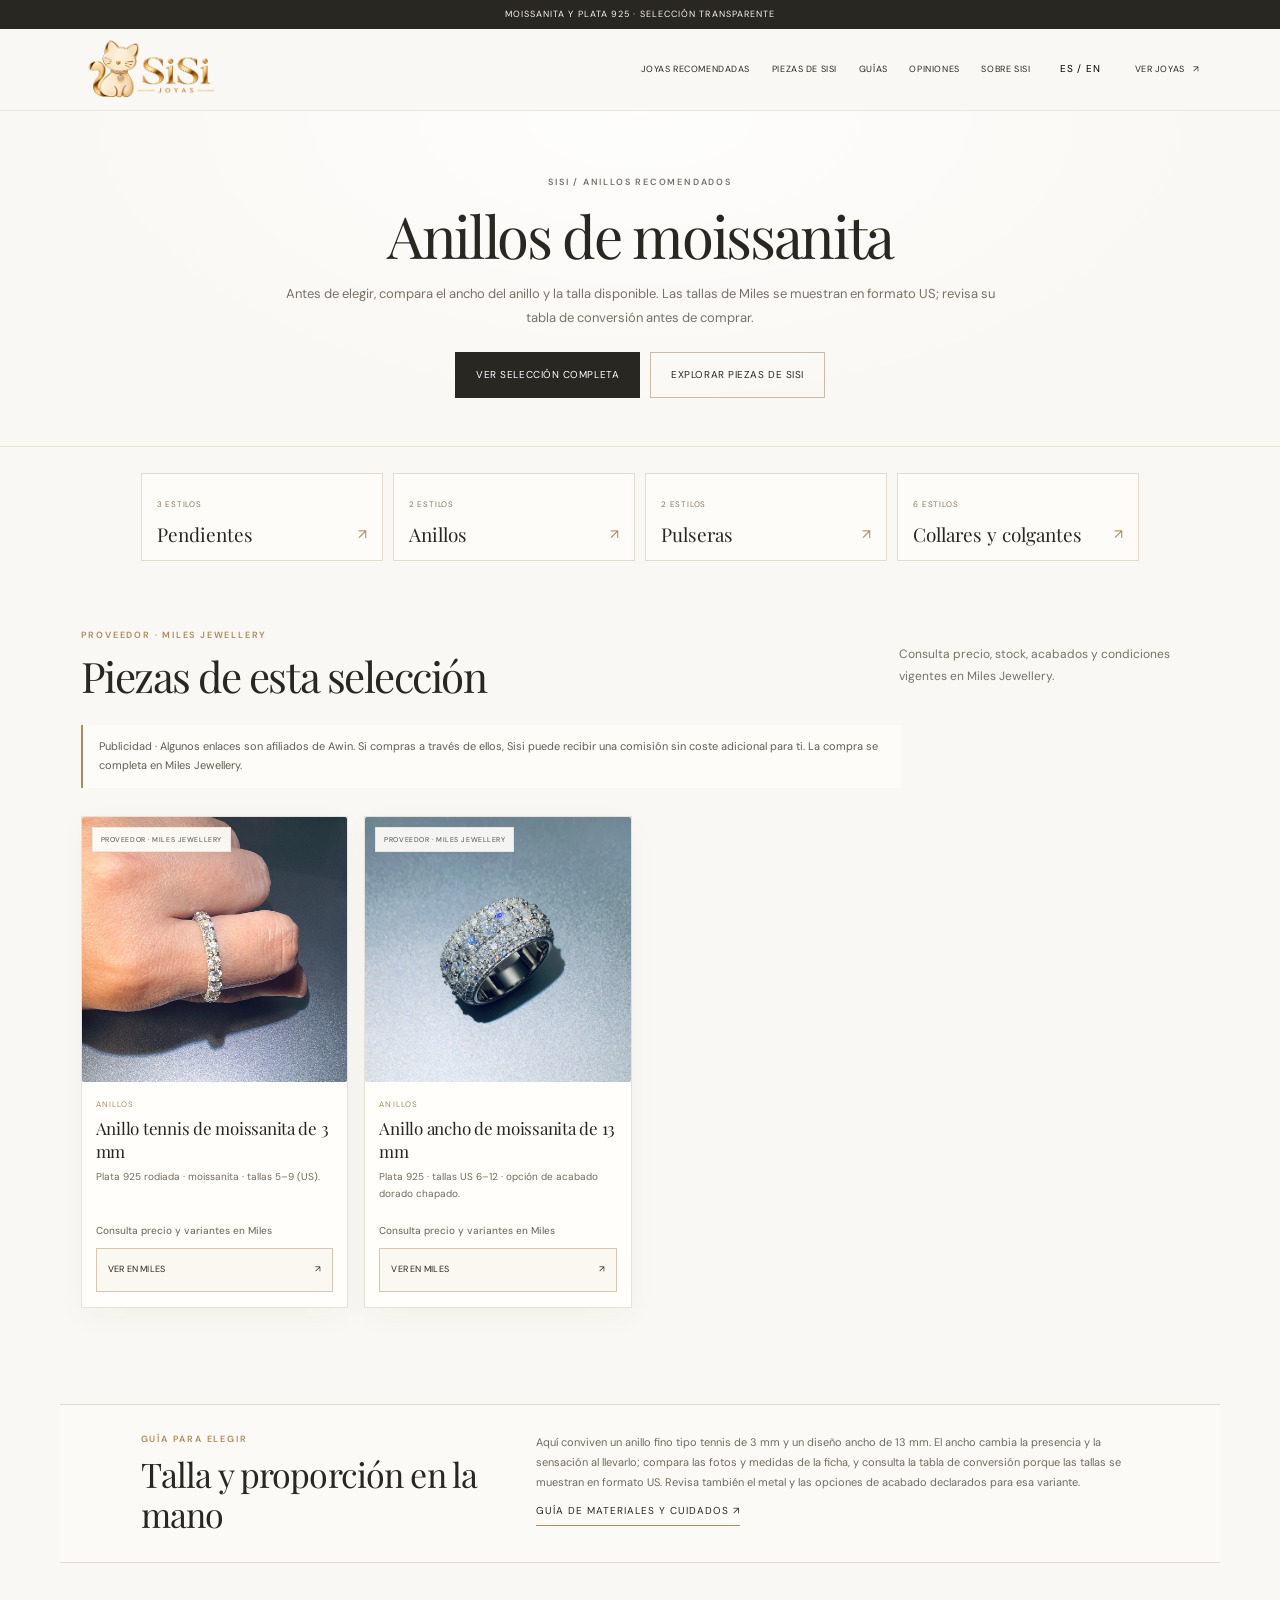
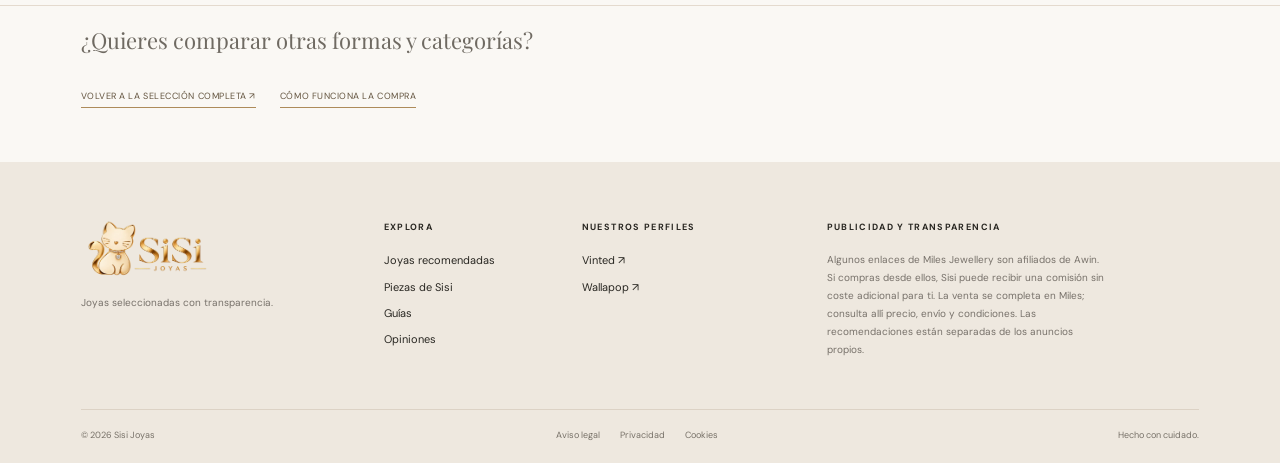
<file: anillos-moissanita.html>
<!doctype html>
<html lang="es">
<head>
  <meta charset="utf-8">
  <meta name="viewport" content="width=device-width, initial-scale=1">
  <title>Anillos de moissanita en plata 925 | Sisi Joyas</title>
  <meta name="description" content="Explora anillos de moissanita en plata 925. Compara ancho, talla y acabado, y confirma la tabla de medidas en Miles Jewellery.">
  <meta name="theme-color" content="#faf8f4">
  <meta name="robots" content="index,follow">
  <link rel="canonical" href="https://sisijoyas.store/anillos-moissanita.html">
  <link rel="icon" href="assets/sisi-favicon.png" type="image/png">
  <link rel="preconnect" href="https://fonts.googleapis.com">
  <link rel="preconnect" href="https://fonts.gstatic.com" crossorigin>
  <link rel="stylesheet" href="css/styles.css">
  <link rel="stylesheet" href="css/affiliate-refresh.css?v=20261024-1">
  <link rel="stylesheet" href="css/ux-redesign.css?v=20261024-1">
  <meta property="og:type" content="website">
  <meta property="og:site_name" content="Sisi Joyas">
  <meta property="og:title" content="Anillos de moissanita en plata 925 | Sisi Joyas">
  <meta property="og:description" content="Explora anillos de moissanita en plata 925. Compara ancho, talla y acabado, y confirma la tabla de medidas en Miles Jewellery.">
  <meta property="og:url" content="https://sisijoyas.store/anillos-moissanita.html">
  <meta property="og:image" content="https://sisijoyas.store/assets/products/miles-tennis-ring-3mm.webp">
  <meta name="twitter:card" content="summary_large_image">
  <meta name="twitter:title" content="Anillos de moissanita en plata 925 | Sisi Joyas">
  <meta name="twitter:description" content="Explora anillos de moissanita en plata 925. Compara ancho, talla y acabado, y confirma la tabla de medidas en Miles Jewellery.">
  <meta name="twitter:image" content="https://sisijoyas.store/assets/products/miles-tennis-ring-3mm.webp">
</head>
<body>
  <div class="announcement" data-i18n="announcement">Moissanita y plata 925 · selección transparente</div>
  <header class="site-header">
    <a class="brand" href="index.html" aria-label="Sisi Joyas — inicio"><img src="assets/sisi-logo-horizontal-600.webp" alt="Sisi Joyas" width="138" height="78"></a>
    <nav class="desktop-nav" id="primary-navigation" aria-label="Navegación principal">
      <a href="index.html#catalog" data-i18n="nav_shop">Joyas recomendadas</a>
      <a href="piezas-de-sisi.html" data-i18n="nav_own">Piezas de Sisi</a>
      <a href="blog.html" data-i18n="nav_journal">Guías</a>
      <a href="piezas-de-sisi.html#opiniones" data-i18n="nav_reviews">Opiniones</a>
      <a href="index.html#about" data-i18n="nav_story">Sobre Sisi</a>
    </nav>
    <div class="header-actions">
      <button id="lang-toggle" class="lang-toggle" type="button" aria-label="Cambiar idioma">ES / EN</button>
      <a class="bag-link" href="index.html#catalog"><span data-i18n="nav_discover">Ver joyas </span><span aria-hidden="true">↗</span></a>
      <button id="menu-toggle" class="menu-toggle" type="button" aria-label="Abrir menú" aria-controls="primary-navigation" aria-expanded="false">☰</button>
    </div>
  </header>
  <main>
    <section class="page-hero category-page-hero">
      <p class="eyebrow" data-i18n="category_page_rings_eyebrow">SISI / SELECCIÓN RECOMENDADA</p>
      <h1 data-i18n="category_page_rings_title">Anillos de moissanita</h1>
      <p data-i18n="category_page_rings_intro">Antes de elegir, compara el ancho del anillo y la talla disponible. Las tallas de Miles se muestran en formato US; revisa su tabla de conversión antes de comprar.</p>
      <div class="page-hero-actions"><a class="button button-dark" href="index.html#catalog" data-i18n="category_page_cta">Ver selección completa</a><a class="button button-outline" href="piezas-de-sisi.html" data-i18n="hero_own_cta">Explorar piezas de Sisi</a></div>
    </section>
    <nav class="category-landing-links category-page-links" aria-label="Explorar por categoría" data-i18n-aria-label="category_nav_aria">
      <a class="category-tile" href="pendientes-moissanita.html"><span class="category-tile-count" data-i18n="category_count_earrings">3 estilos</span><strong data-i18n="filter_earrings">Pendientes</strong><span aria-hidden="true">↗</span></a>
      <a class="category-tile" href="anillos-moissanita.html"><span class="category-tile-count" data-i18n="category_count_rings">2 estilos</span><strong data-i18n="filter_rings">Anillos</strong><span aria-hidden="true">↗</span></a>
      <a class="category-tile" href="pulseras-moissanita.html"><span class="category-tile-count" data-i18n="category_count_bracelets">2 estilos</span><strong data-i18n="filter_bracelets">Pulseras</strong><span aria-hidden="true">↗</span></a>
      <a class="category-tile" href="collares-colgantes-moissanita.html"><span class="category-tile-count" data-i18n="category_count_pendants">6 estilos</span><strong data-i18n="filter_pendants">Collares y colgantes</strong><span aria-hidden="true">↗</span></a>
    </nav>
    <section class="section category-products" aria-labelledby="category-products-title">
      <div class="section-heading"><div><p class="eyebrow" data-i18n="affiliate_product_tag">Proveedor · Miles Jewellery</p><h2 id="category-products-title" data-i18n="category_page_products_title">Piezas de esta selección</h2></div><p data-i18n="category_page_price_note">Consulta precio, stock, acabados y condiciones vigentes en Miles Jewellery.</p></div>
      <p class="affiliate-disclosure" data-i18n="affiliate_inline">Publicidad · Algunos enlaces son afiliados de Awin. Si compras a través de ellos, Sisi puede recibir una comisión sin coste adicional para ti. La compra se realiza en Miles Jewellery.</p>
      <div class="product-grid"><article class="product-card" data-affiliate-card data-product-id="miles-ring-tennis-3mm" data-category="rings">
          <a class="product-image" data-affiliate-link href="https://www.awin1.com/cread.php?awinmid=129311&amp;awinaffid=3099234&amp;ued=https%3A%2F%2Fmilesjewellery.com%2Fproducts%2F3mm-moissanite-tennis-chain-ring" target="_blank" rel="sponsored nofollow noopener noreferrer" aria-label="Ver anillo tennis de moissanita de 3 mm en Miles Jewellery">
            <img src="assets/products/miles-tennis-ring-3mm.webp" width="1000" height="1194" alt="Anillo fino de moissanita de 3 mm llevado en un dedo" data-alt-es="Anillo fino de moissanita de 3 mm llevado en un dedo" data-alt-en="Slim 3 mm moissanite ring worn on a finger" loading="lazy" decoding="async">
            <span class="product-tag" data-i18n="affiliate_product_tag">Proveedor · Miles Jewellery</span>
          </a>
          <div class="product-info">
            <span class="product-category" data-i18n="category_rings">Anillos</span>
            <h3 data-i18n="product_ring_name">Anillo tennis de moissanita de 3 mm</h3>
            <p class="product-desc" data-i18n="product_ring_specs">Plata 925 rodiada · moissanita · tallas 5–9 (US).</p>
            <div class="product-bottom"><span class="product-price" data-i18n="price_at_shop">Precio y opciones en tienda</span><a class="product-buy" data-affiliate-link href="https://www.awin1.com/cread.php?awinmid=129311&amp;awinaffid=3099234&amp;ued=https%3A%2F%2Fmilesjewellery.com%2Fproducts%2F3mm-moissanite-tennis-chain-ring" target="_blank" rel="sponsored nofollow noopener noreferrer"><span data-i18n="product_cta">Ver en Miles</span><span aria-hidden="true">↗</span></a></div>
          </div>
        </article><article class="product-card" data-affiliate-card data-product-id="miles-ring-13mm" data-category="rings">
          <a class="product-image" data-affiliate-link href="https://www.awin1.com/cread.php?awinmid=129311&amp;awinaffid=3099234&amp;ued=https%3A%2F%2Fmilesjewellery.com%2Fproducts%2F13mm-moissanite-ring" target="_blank" rel="sponsored nofollow noopener noreferrer" aria-label="Ver anillo ancho de moissanita de 13 mm en Miles Jewellery" data-i18n-aria-label="product_wide_ring_aria">
            <img src="assets/products/miles-ring-13mm.webp" width="1400" height="1234" alt="Anillo ancho de moissanita en plata 925 de 13 mm" data-alt-es="Anillo ancho de moissanita en plata 925 de 13 mm" data-alt-en="13 mm wide moissanite band ring in 925 silver" loading="lazy" decoding="async">
            <span class="product-tag" data-i18n="affiliate_product_tag">Proveedor · Miles Jewellery</span>
          </a>
          <div class="product-info">
            <span class="product-category" data-i18n="category_rings">Anillos</span>
            <h3 data-i18n="product_wide_ring_name">Anillo ancho de moissanita de 13 mm</h3>
            <p class="product-desc" data-i18n="product_wide_ring_specs">Plata 925 · tallas US 6–12 · opción de acabado dorado chapado.</p>
            <div class="product-bottom"><span class="product-price" data-i18n="price_at_shop">Precio y opciones en tienda</span><a class="product-buy" data-affiliate-link href="https://www.awin1.com/cread.php?awinmid=129311&amp;awinaffid=3099234&amp;ued=https%3A%2F%2Fmilesjewellery.com%2Fproducts%2F13mm-moissanite-ring" target="_blank" rel="sponsored nofollow noopener noreferrer"><span data-i18n="product_cta">Ver en Miles</span><span aria-hidden="true">↗</span></a></div>
          </div>
        </article></div>
    </section>
    <section class="category-guide" aria-labelledby="category-guide-title">
      <div class="category-guide-heading"><p class="eyebrow" data-i18n="category_guide_eyebrow">GUÍA PARA ELEGIR</p><h2 id="category-guide-title" data-i18n="category_rings_guide_title">Talla y proporción en la mano</h2></div>
      <div class="category-guide-copy"><p data-i18n="category_rings_guide_text">Aquí conviven un anillo fino tipo tennis de 3 mm y un diseño ancho de 13 mm. El ancho cambia la presencia y la sensación al llevarlo; compara las fotos y medidas de la ficha, y consulta la tabla de conversión porque las tallas se muestran en formato US. Revisa también el metal y las opciones de acabado declarados para esa variante.</p><a class="text-link" href="blog-care.html" data-i18n="category_guide_link">Guía de materiales y cuidados ↗</a></div>
    </section>
    <section class="category-bottom-cta"><p data-i18n="category_page_question">¿Quieres comparar otras formas y categorías?</p><a class="text-link" href="index.html#catalog" data-i18n="category_page_all_link">Volver a la selección completa ↗</a><a class="text-link" href="index.html#como-funciona" data-i18n="faq_title">Cómo funciona la compra</a></section>
  </main>
  <footer class="site-footer">
    <div class="footer-main">
      <div><img class="footer-brand" src="assets/sisi-logo-horizontal-600.webp" alt="Sisi Joyas" width="138" height="78" loading="lazy"><p data-i18n="footer_tagline">Joyería elegida con intención.</p></div>
      <div><h4 data-i18n="footer_explore">Explora</h4><a href="index.html#catalog" data-i18n="nav_shop">Joyas recomendadas</a><a href="piezas-de-sisi.html" data-i18n="nav_own">Piezas de Sisi</a><a href="blog.html" data-i18n="nav_journal">Guías</a><a href="piezas-de-sisi.html#opiniones" data-i18n="nav_reviews">Opiniones</a></div>
      <div><h4 data-i18n="footer_market">Nuestros perfiles</h4><a href="https://www.vinted.es/member/230400884-sisijoyas" target="_blank" rel="noopener noreferrer">Vinted ↗</a><a href="https://www.wallapop.com/user/luisa-27041122?_pid=wi&amp;_uid=27041122" target="_blank" rel="noopener noreferrer">Wallapop ↗</a></div>
      <div class="affiliate-note"><h4 data-i18n="affiliate_title">Publicidad y transparencia</h4><p data-i18n="affiliate_text">Algunos enlaces de Miles Jewellery son enlaces afiliados de Awin. Si compras desde ellos, Sisi puede recibir una comisión sin coste adicional para ti. La compra se completa en Miles; consulta allí las condiciones.</p></div>
    </div>
    <div class="footer-bottom"><span>© <span id="year">2026</span> Sisi Joyas</span><div><a href="legal.html" data-i18n="legal_notice">Aviso legal</a><a href="privacy.html" data-i18n="privacy">Privacidad</a><a href="cookies.html" data-i18n="cookies">Cookies</a></div><span data-i18n="footer_made">Hecho con cuidado.</span></div>
  </footer>
  <script src="js/products.js"></script>
  <script src="js/main.js?v=20261024-1"></script>
</body>
</html>
</file>
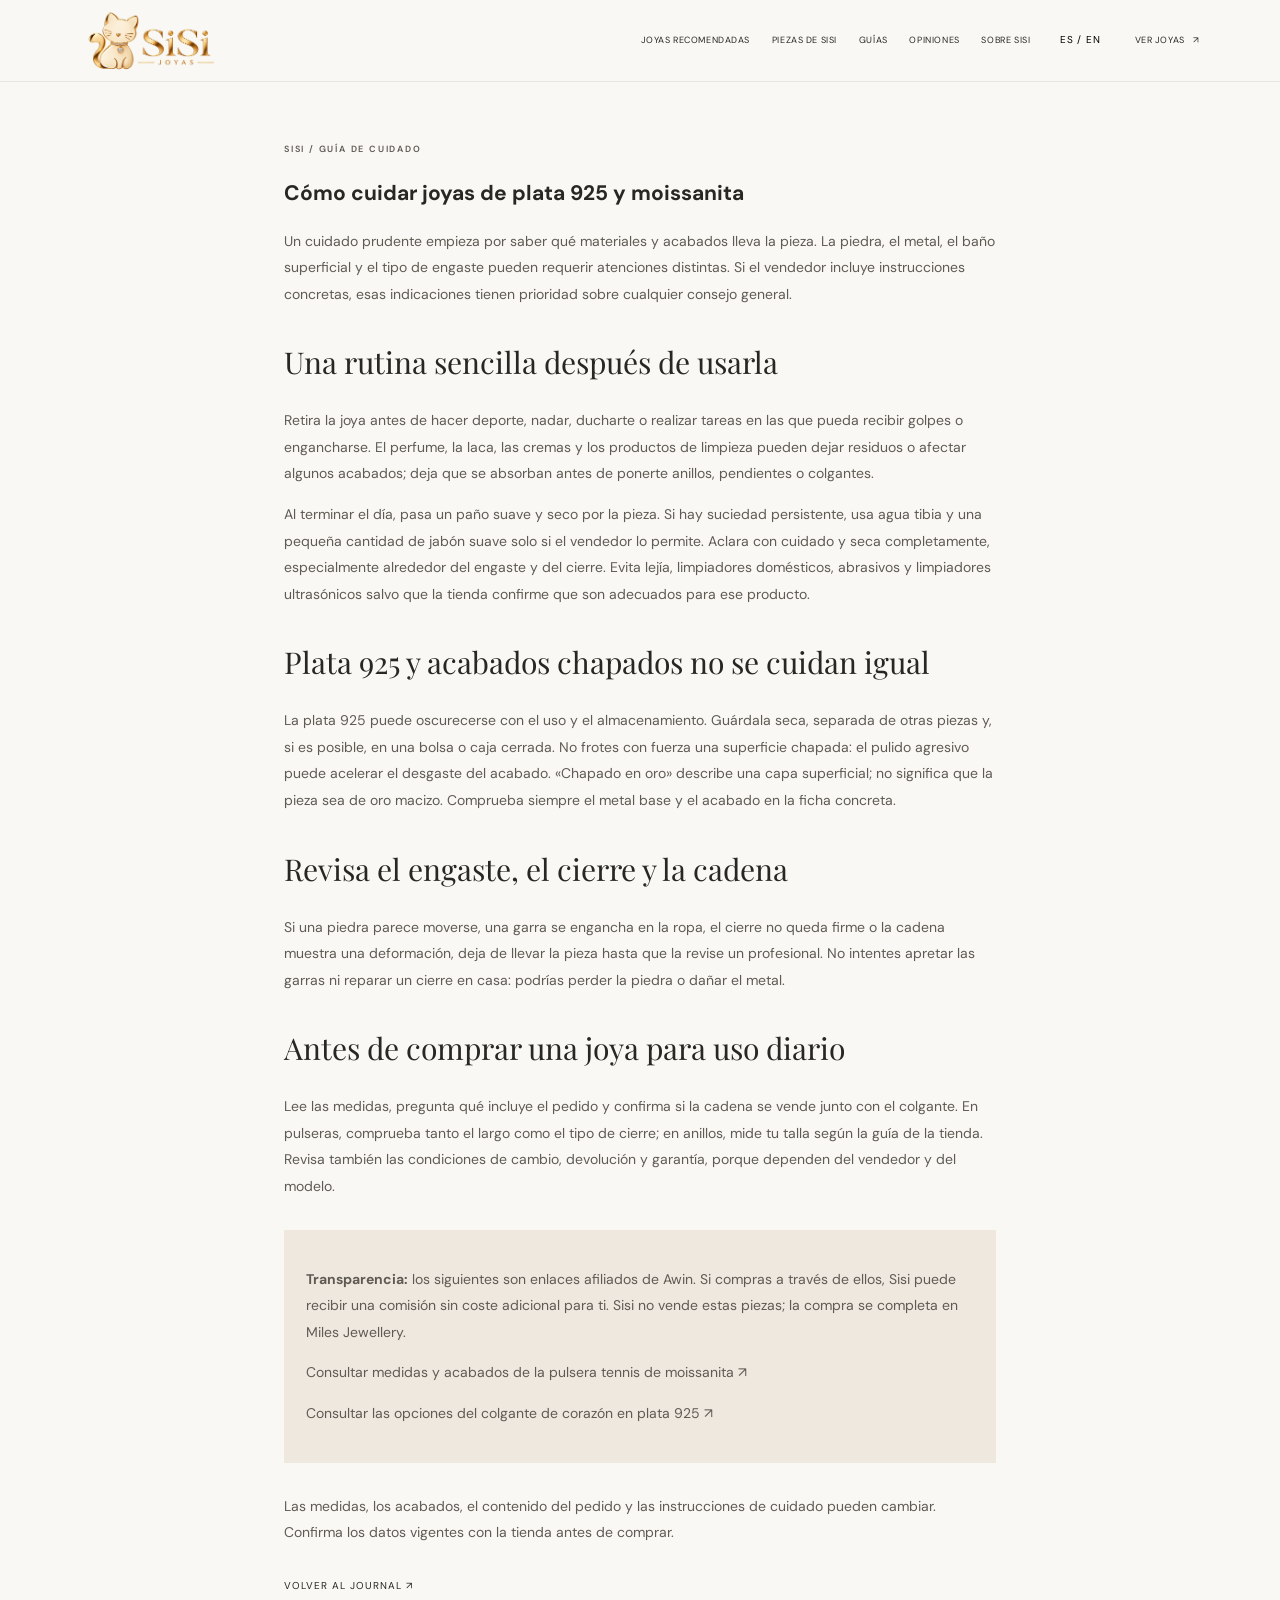
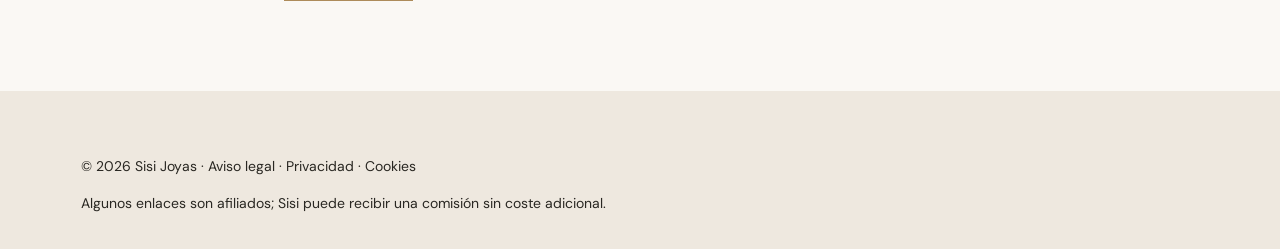
<file: blog-care.html>
<!doctype html>
<html lang="es">
<head>
  <meta charset="utf-8">
  <meta name="viewport" content="width=device-width, initial-scale=1">
  <title>Cuida tus joyas de plata 925 y moissanita | Sisi</title>
  <meta name="description" content="Cómo limpiar y guardar joyas de plata 925 y moissanita, cuidar los acabados chapados y detectar cuándo conviene revisar el engaste.">
  <link rel="canonical" href="https://sisijoyas.store/blog-care.html">
  <link rel="icon" href="assets/sisi-favicon.png" type="image/png">
  <meta property="og:type" content="article">
  <meta property="og:site_name" content="Sisi Joyas">
  <meta property="og:title" content="Cuida tus joyas de plata 925 y moissanita | Sisi">
  <meta property="og:description" content="Consejos sencillos para limpiar, guardar y revisar tus joyas de plata y moissanita.">
  <meta property="og:url" content="https://sisijoyas.store/blog-care.html">
  <meta property="og:image" content="https://sisijoyas.store/assets/sisi-story.jpg">
  <meta property="og:image:alt" content="Detalle editorial de una joya sobre lino y piedra clara">
  <meta name="twitter:card" content="summary_large_image">
  <meta name="twitter:title" content="Cuida tus joyas de plata 925 y moissanita | Sisi">
  <meta name="twitter:description" content="Consejos sencillos para limpiar, guardar y revisar tus joyas de plata y moissanita.">
  <meta name="twitter:image" content="https://sisijoyas.store/assets/sisi-story.jpg">
  <link rel="stylesheet" href="css/styles.css">
  <link rel="stylesheet" href="css/ux-redesign.css?v=20261024-1">
</head>
<body>
    <header class="site-header">
    <a class="brand" href="index.html" aria-label="Sisi Joyas — inicio"><img src="assets/sisi-logo-horizontal-600.webp" alt="Sisi Joyas" width="138" height="78"></a>
    <nav class="desktop-nav" id="primary-navigation" aria-label="Navegación principal">
      <a href="index.html#catalog" data-i18n="nav_shop">Joyas recomendadas</a>
      <a href="piezas-de-sisi.html" data-i18n="nav_own">Piezas de Sisi</a>
      <a href="blog.html" data-i18n="nav_journal">Guías</a>
      <a href="piezas-de-sisi.html#opiniones" data-i18n="nav_reviews">Opiniones</a>
      <a href="index.html#about" data-i18n="nav_story">Sobre Sisi</a>
    </nav>
    <div class="header-actions">
      <button id="lang-toggle" class="lang-toggle" type="button" aria-label="Cambiar idioma">ES / EN</button>
      <a class="bag-link" href="index.html#catalog"><span data-i18n="nav_discover">Ver joyas </span><span aria-hidden="true">↗</span></a>
      <button id="menu-toggle" class="menu-toggle" type="button" aria-label="Abrir menú" aria-controls="primary-navigation" aria-expanded="false">☰</button>
    </div>
  </header>
  <main>
    <article class="article-body">
      <p class="eyebrow">SISI / GUÍA DE CUIDADO</p>
      <h1>Cómo cuidar joyas de plata 925 y moissanita</h1>
      <p>Un cuidado prudente empieza por saber qué materiales y acabados lleva la pieza. La piedra, el metal, el baño superficial y el tipo de engaste pueden requerir atenciones distintas. Si el vendedor incluye instrucciones concretas, esas indicaciones tienen prioridad sobre cualquier consejo general.</p>
      <h2>Una rutina sencilla después de usarla</h2>
      <p>Retira la joya antes de hacer deporte, nadar, ducharte o realizar tareas en las que pueda recibir golpes o engancharse. El perfume, la laca, las cremas y los productos de limpieza pueden dejar residuos o afectar algunos acabados; deja que se absorban antes de ponerte anillos, pendientes o colgantes.</p>
      <p>Al terminar el día, pasa un paño suave y seco por la pieza. Si hay suciedad persistente, usa agua tibia y una pequeña cantidad de jabón suave solo si el vendedor lo permite. Aclara con cuidado y seca completamente, especialmente alrededor del engaste y del cierre. Evita lejía, limpiadores domésticos, abrasivos y limpiadores ultrasónicos salvo que la tienda confirme que son adecuados para ese producto.</p>
      <h2>Plata 925 y acabados chapados no se cuidan igual</h2>
      <p>La plata 925 puede oscurecerse con el uso y el almacenamiento. Guárdala seca, separada de otras piezas y, si es posible, en una bolsa o caja cerrada. No frotes con fuerza una superficie chapada: el pulido agresivo puede acelerar el desgaste del acabado. «Chapado en oro» describe una capa superficial; no significa que la pieza sea de oro macizo. Comprueba siempre el metal base y el acabado en la ficha concreta.</p>
      <h2>Revisa el engaste, el cierre y la cadena</h2>
      <p>Si una piedra parece moverse, una garra se engancha en la ropa, el cierre no queda firme o la cadena muestra una deformación, deja de llevar la pieza hasta que la revise un profesional. No intentes apretar las garras ni reparar un cierre en casa: podrías perder la piedra o dañar el metal.</p>
      <h2>Antes de comprar una joya para uso diario</h2>
      <p>Lee las medidas, pregunta qué incluye el pedido y confirma si la cadena se vende junto con el colgante. En pulseras, comprueba tanto el largo como el tipo de cierre; en anillos, mide tu talla según la guía de la tienda. Revisa también las condiciones de cambio, devolución y garantía, porque dependen del vendedor y del modelo.</p>
      <div class="affiliate-box">
        <p><strong>Transparencia:</strong> los siguientes son enlaces afiliados de Awin. Si compras a través de ellos, Sisi puede recibir una comisión sin coste adicional para ti. Sisi no vende estas piezas; la compra se completa en Miles Jewellery.</p>
        <p><a href="https://www.awin1.com/cread.php?awinmid=129311&amp;awinaffid=3099234&amp;ued=https%3A%2F%2Fmilesjewellery.com%2Fproducts%2F2-6mm-moissanite-tennis-bracelet" rel="sponsored nofollow noopener noreferrer" target="_blank">Consultar medidas y acabados de la pulsera tennis de moissanita ↗</a></p>
        <p><a href="https://www.awin1.com/cread.php?awinmid=129311&amp;awinaffid=3099234&amp;ued=https%3A%2F%2Fmilesjewellery.com%2Fproducts%2Fmoissanite-heart-pendant-925-sterling-silver" rel="sponsored nofollow noopener noreferrer" target="_blank">Consultar las opciones del colgante de corazón en plata 925 ↗</a></p>
      </div>
      <p>Las medidas, los acabados, el contenido del pedido y las instrucciones de cuidado pueden cambiar. Confirma los datos vigentes con la tienda antes de comprar.</p>
      <a class="text-link" href="blog.html">Volver al journal ↗</a>
    </article>
  </main>
  <footer class="site-footer"><p>© <span id="year">2026</span> Sisi Joyas · <a href="legal.html">Aviso legal</a> · <a href="privacy.html">Privacidad</a> · <a href="cookies.html">Cookies</a></p><p>Algunos enlaces son afiliados; Sisi puede recibir una comisión sin coste adicional.</p></footer>
  <script src="js/main.js?v=20261024-1"></script>
</body>
</html>
</file>
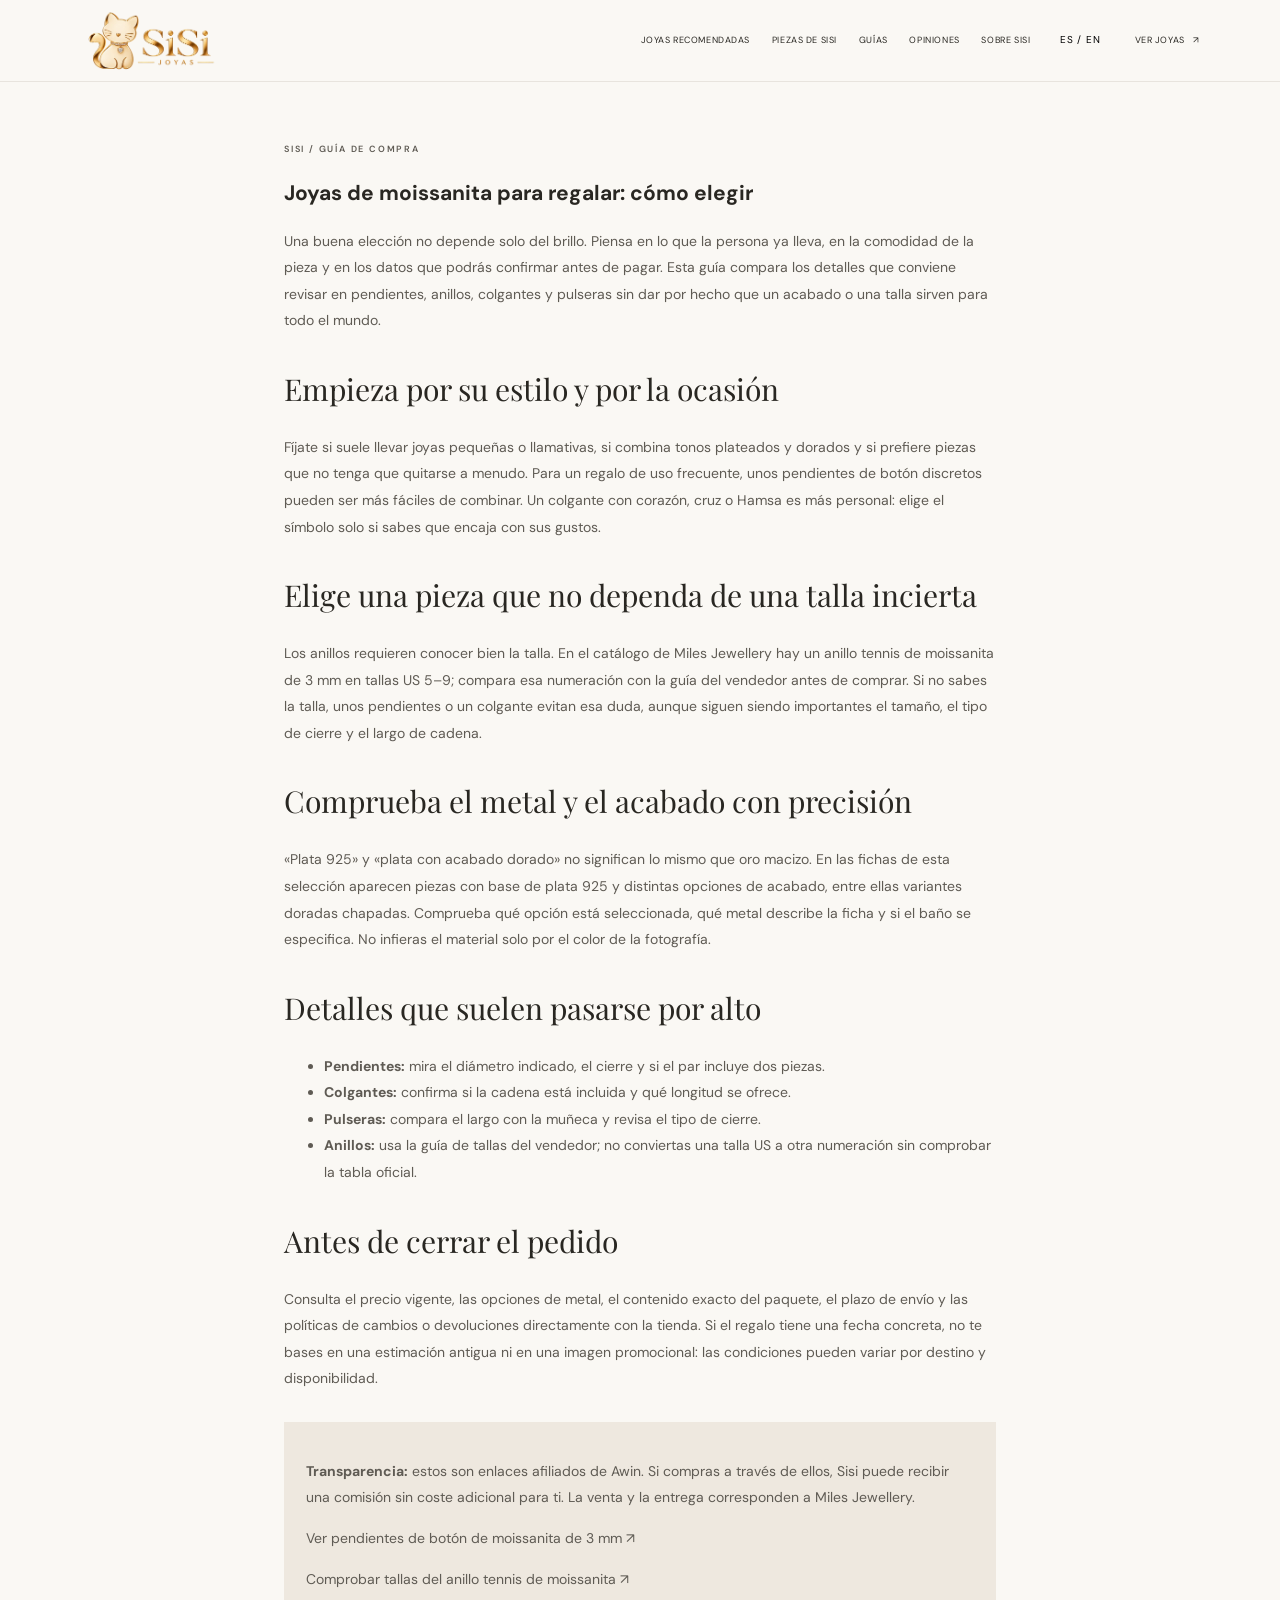
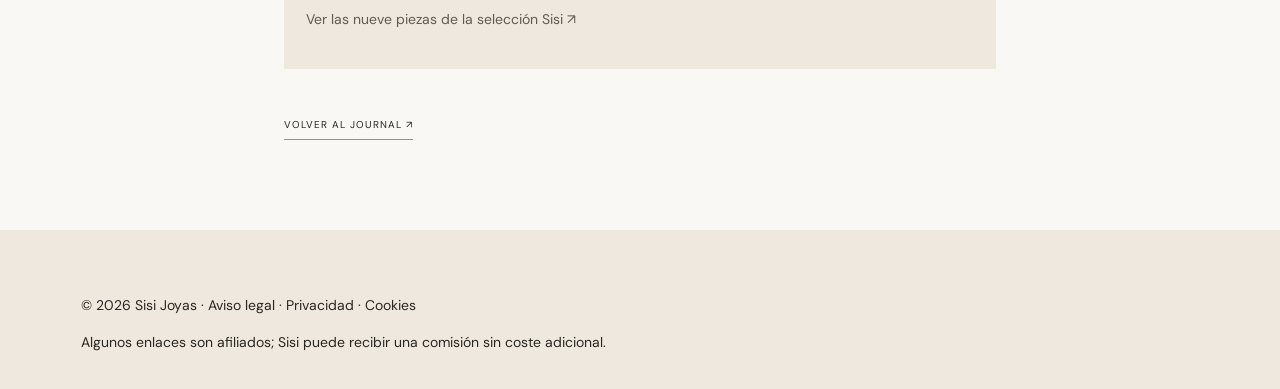
<file: blog-gift-guide.html>
<!doctype html>
<html lang="es">
<head>
  <meta charset="utf-8">
  <meta name="viewport" content="width=device-width, initial-scale=1">
  <title>Joyas de moissanita para regalar | Guía Sisi</title>
  <meta name="description" content="Elige una joya de moissanita para regalar según estilo, talla y ocasión. Qué comprobar en pendientes, anillos, colgantes y pulseras.">
  <link rel="canonical" href="https://sisijoyas.store/blog-gift-guide.html">
  <link rel="icon" href="assets/sisi-favicon.png" type="image/png">
  <meta property="og:type" content="article">
  <meta property="og:site_name" content="Sisi Joyas">
  <meta property="og:title" content="Joyas de moissanita para regalar | Guía Sisi">
  <meta property="og:description" content="Una guía práctica para elegir pendientes, anillos, colgantes o pulseras de moissanita.">
  <meta property="og:url" content="https://sisijoyas.store/blog-gift-guide.html">
  <meta property="og:image" content="https://sisijoyas.store/assets/sisi-story.jpg">
  <meta property="og:image:alt" content="Detalle editorial de una joya sobre lino y piedra clara">
  <meta name="twitter:card" content="summary_large_image">
  <meta name="twitter:title" content="Joyas de moissanita para regalar | Guía Sisi">
  <meta name="twitter:description" content="Una guía práctica para elegir pendientes, anillos, colgantes o pulseras de moissanita.">
  <meta name="twitter:image" content="https://sisijoyas.store/assets/sisi-story.jpg">
  <link rel="stylesheet" href="css/styles.css">
  <link rel="stylesheet" href="css/ux-redesign.css?v=20261024-1">
</head>
<body>
    <header class="site-header">
    <a class="brand" href="index.html" aria-label="Sisi Joyas — inicio"><img src="assets/sisi-logo-horizontal-600.webp" alt="Sisi Joyas" width="138" height="78"></a>
    <nav class="desktop-nav" id="primary-navigation" aria-label="Navegación principal">
      <a href="index.html#catalog" data-i18n="nav_shop">Joyas recomendadas</a>
      <a href="piezas-de-sisi.html" data-i18n="nav_own">Piezas de Sisi</a>
      <a href="blog.html" data-i18n="nav_journal">Guías</a>
      <a href="piezas-de-sisi.html#opiniones" data-i18n="nav_reviews">Opiniones</a>
      <a href="index.html#about" data-i18n="nav_story">Sobre Sisi</a>
    </nav>
    <div class="header-actions">
      <button id="lang-toggle" class="lang-toggle" type="button" aria-label="Cambiar idioma">ES / EN</button>
      <a class="bag-link" href="index.html#catalog"><span data-i18n="nav_discover">Ver joyas </span><span aria-hidden="true">↗</span></a>
      <button id="menu-toggle" class="menu-toggle" type="button" aria-label="Abrir menú" aria-controls="primary-navigation" aria-expanded="false">☰</button>
    </div>
  </header>
  <main>
    <article class="article-body">
      <p class="eyebrow">SISI / GUÍA DE COMPRA</p>
      <h1>Joyas de moissanita para regalar: cómo elegir</h1>
      <p>Una buena elección no depende solo del brillo. Piensa en lo que la persona ya lleva, en la comodidad de la pieza y en los datos que podrás confirmar antes de pagar. Esta guía compara los detalles que conviene revisar en pendientes, anillos, colgantes y pulseras sin dar por hecho que un acabado o una talla sirven para todo el mundo.</p>
      <h2>Empieza por su estilo y por la ocasión</h2>
      <p>Fíjate si suele llevar joyas pequeñas o llamativas, si combina tonos plateados y dorados y si prefiere piezas que no tenga que quitarse a menudo. Para un regalo de uso frecuente, unos pendientes de botón discretos pueden ser más fáciles de combinar. Un colgante con corazón, cruz o Hamsa es más personal: elige el símbolo solo si sabes que encaja con sus gustos.</p>
      <h2>Elige una pieza que no dependa de una talla incierta</h2>
      <p>Los anillos requieren conocer bien la talla. En el catálogo de Miles Jewellery hay un anillo tennis de moissanita de 3 mm en tallas US 5–9; compara esa numeración con la guía del vendedor antes de comprar. Si no sabes la talla, unos pendientes o un colgante evitan esa duda, aunque siguen siendo importantes el tamaño, el tipo de cierre y el largo de cadena.</p>
      <h2>Comprueba el metal y el acabado con precisión</h2>
      <p>«Plata 925» y «plata con acabado dorado» no significan lo mismo que oro macizo. En las fichas de esta selección aparecen piezas con base de plata 925 y distintas opciones de acabado, entre ellas variantes doradas chapadas. Comprueba qué opción está seleccionada, qué metal describe la ficha y si el baño se especifica. No infieras el material solo por el color de la fotografía.</p>
      <h2>Detalles que suelen pasarse por alto</h2>
      <ul>
        <li><strong>Pendientes:</strong> mira el diámetro indicado, el cierre y si el par incluye dos piezas.</li>
        <li><strong>Colgantes:</strong> confirma si la cadena está incluida y qué longitud se ofrece.</li>
        <li><strong>Pulseras:</strong> compara el largo con la muñeca y revisa el tipo de cierre.</li>
        <li><strong>Anillos:</strong> usa la guía de tallas del vendedor; no conviertas una talla US a otra numeración sin comprobar la tabla oficial.</li>
      </ul>
      <h2>Antes de cerrar el pedido</h2>
      <p>Consulta el precio vigente, las opciones de metal, el contenido exacto del paquete, el plazo de envío y las políticas de cambios o devoluciones directamente con la tienda. Si el regalo tiene una fecha concreta, no te bases en una estimación antigua ni en una imagen promocional: las condiciones pueden variar por destino y disponibilidad.</p>
      <div class="affiliate-box">
        <p><strong>Transparencia:</strong> estos son enlaces afiliados de Awin. Si compras a través de ellos, Sisi puede recibir una comisión sin coste adicional para ti. La venta y la entrega corresponden a Miles Jewellery.</p>
        <p><a href="https://www.awin1.com/cread.php?awinmid=129311&amp;awinaffid=3099234&amp;ued=https%3A%2F%2Fmilesjewellery.com%2Fproducts%2F3mm-round-cut-moissanite-stud-earrings" rel="sponsored nofollow noopener noreferrer" target="_blank">Ver pendientes de botón de moissanita de 3 mm ↗</a></p>
        <p><a href="https://www.awin1.com/cread.php?awinmid=129311&amp;awinaffid=3099234&amp;ued=https%3A%2F%2Fmilesjewellery.com%2Fproducts%2F3mm-moissanite-tennis-chain-ring" rel="sponsored nofollow noopener noreferrer" target="_blank">Comprobar tallas del anillo tennis de moissanita ↗</a></p>
        <p><a href="index.html#catalog">Ver las nueve piezas de la selección Sisi ↗</a></p>
      </div>
      <a class="text-link" href="blog.html">Volver al journal ↗</a>
    </article>
  </main>
  <footer class="site-footer"><p>© <span id="year">2026</span> Sisi Joyas · <a href="legal.html">Aviso legal</a> · <a href="privacy.html">Privacidad</a> · <a href="cookies.html">Cookies</a></p><p>Algunos enlaces son afiliados; Sisi puede recibir una comisión sin coste adicional.</p></footer>
  <script src="js/main.js?v=20261024-1"></script>
</body>
</html>
</file>
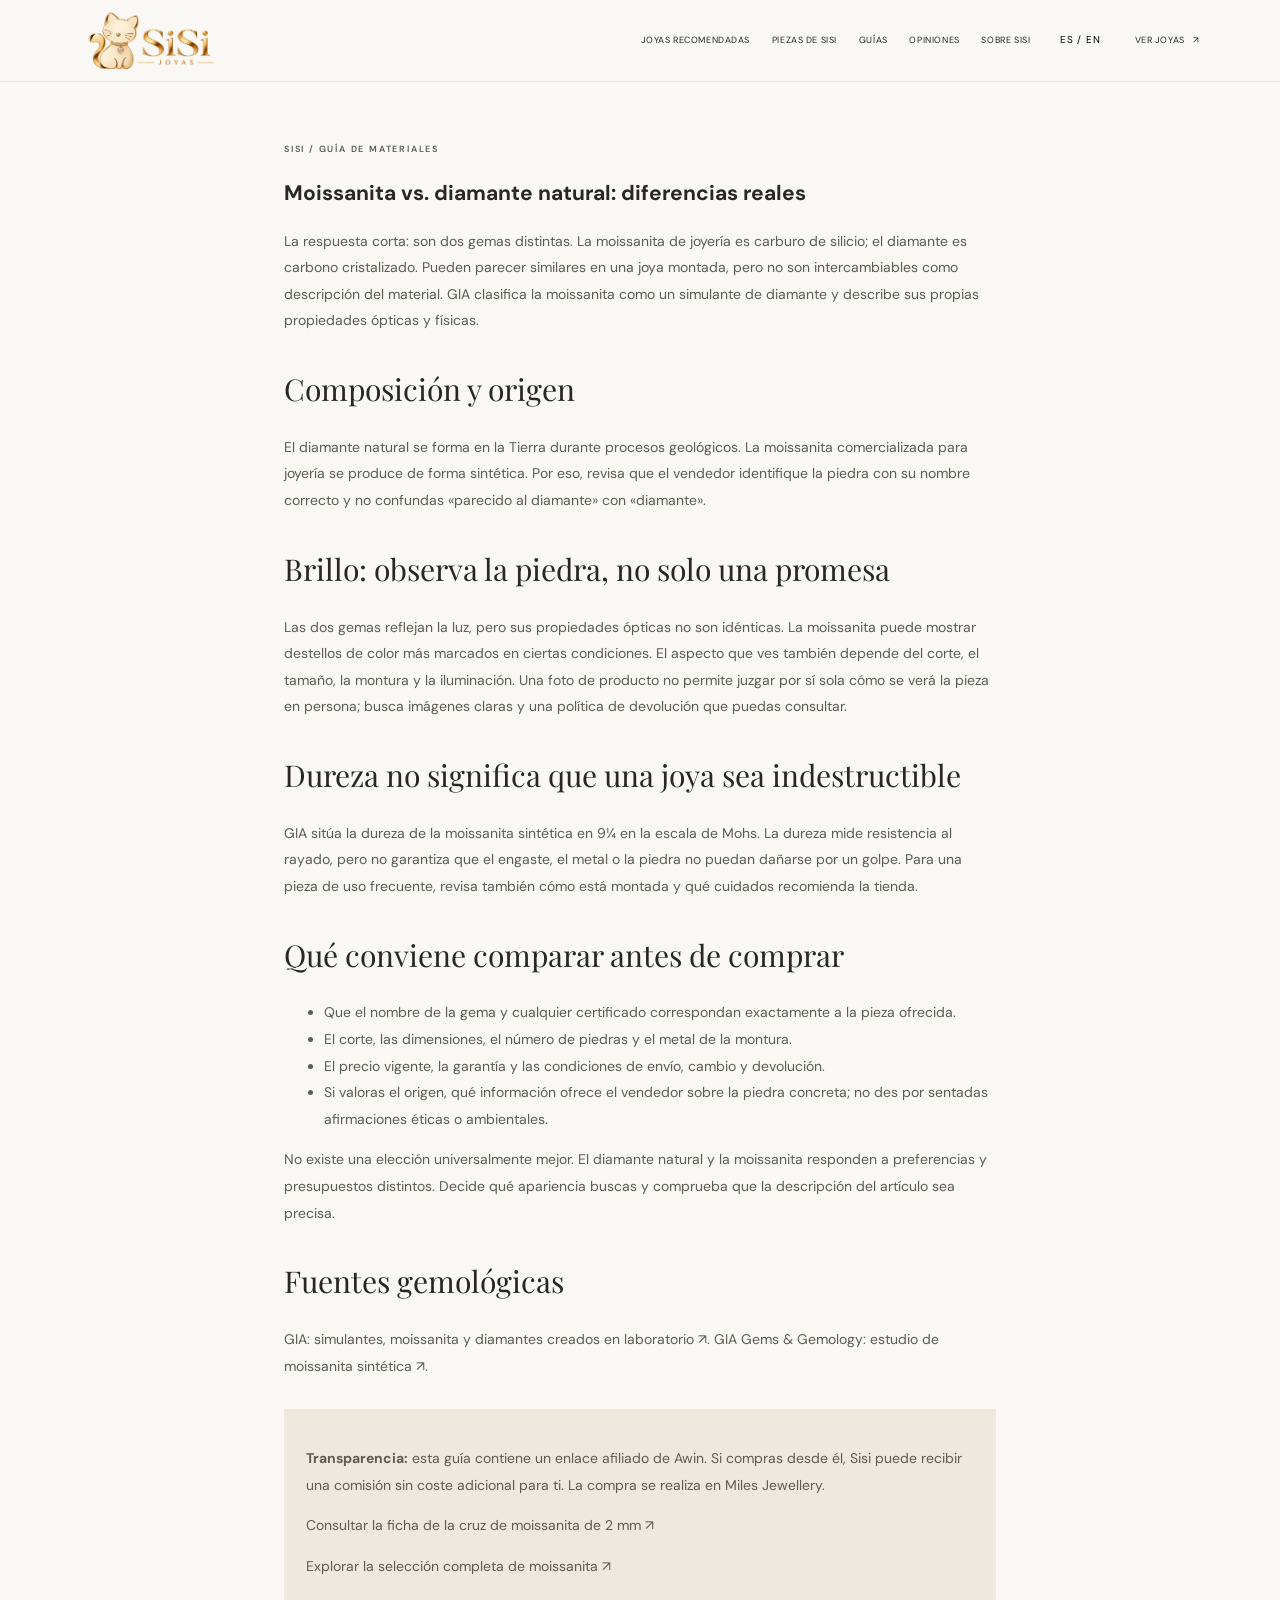
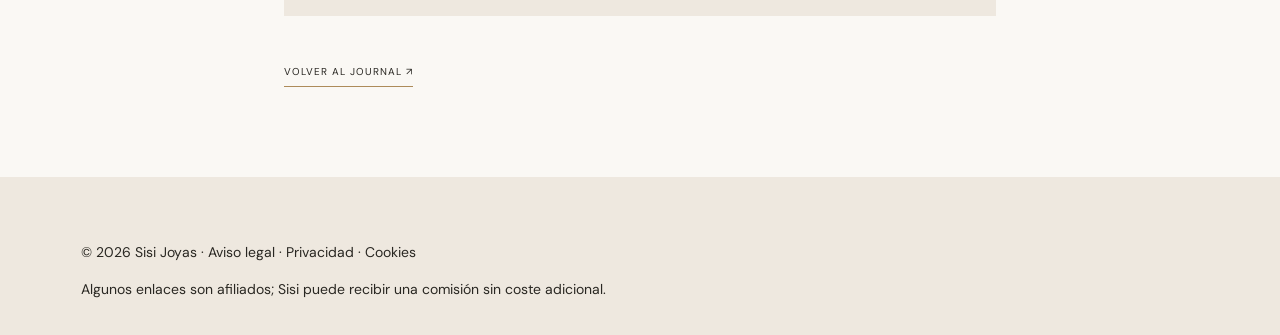
<file: blog-moissanite-diamond.html>
<!doctype html>
<html lang="es">
<head>
  <meta charset="utf-8">
  <meta name="viewport" content="width=device-width, initial-scale=1">
  <title>Moissanita vs. diamante natural: diferencias | Sisi</title>
  <meta name="description" content="Compara moissanita y diamante natural: composición, origen, apariencia y dureza. Guía sencilla para elegir una joya con información clara.">
  <link rel="canonical" href="https://sisijoyas.store/blog-moissanite-diamond.html">
  <link rel="icon" href="assets/sisi-favicon.png" type="image/png">
  <meta property="og:type" content="article">
  <meta property="og:site_name" content="Sisi Joyas">
  <meta property="og:title" content="Moissanita vs. diamante natural: diferencias | Sisi">
  <meta property="og:description" content="No son la misma gema. Revisa las diferencias de composición, origen y apariencia antes de elegir.">
  <meta property="og:url" content="https://sisijoyas.store/blog-moissanite-diamond.html">
  <meta property="og:image" content="https://sisijoyas.store/assets/sisi-story.jpg">
  <meta property="og:image:alt" content="Detalle editorial de una joya sobre lino y piedra clara">
  <meta name="twitter:card" content="summary_large_image">
  <meta name="twitter:title" content="Moissanita vs. diamante natural: diferencias | Sisi">
  <meta name="twitter:description" content="No son la misma gema. Revisa las diferencias de composición, origen y apariencia antes de elegir.">
  <meta name="twitter:image" content="https://sisijoyas.store/assets/sisi-story.jpg">
  <link rel="stylesheet" href="css/styles.css">
  <link rel="stylesheet" href="css/ux-redesign.css?v=20261024-1">
</head>
<body>
    <header class="site-header">
    <a class="brand" href="index.html" aria-label="Sisi Joyas — inicio"><img src="assets/sisi-logo-horizontal-600.webp" alt="Sisi Joyas" width="138" height="78"></a>
    <nav class="desktop-nav" id="primary-navigation" aria-label="Navegación principal">
      <a href="index.html#catalog" data-i18n="nav_shop">Joyas recomendadas</a>
      <a href="piezas-de-sisi.html" data-i18n="nav_own">Piezas de Sisi</a>
      <a href="blog.html" data-i18n="nav_journal">Guías</a>
      <a href="piezas-de-sisi.html#opiniones" data-i18n="nav_reviews">Opiniones</a>
      <a href="index.html#about" data-i18n="nav_story">Sobre Sisi</a>
    </nav>
    <div class="header-actions">
      <button id="lang-toggle" class="lang-toggle" type="button" aria-label="Cambiar idioma">ES / EN</button>
      <a class="bag-link" href="index.html#catalog"><span data-i18n="nav_discover">Ver joyas </span><span aria-hidden="true">↗</span></a>
      <button id="menu-toggle" class="menu-toggle" type="button" aria-label="Abrir menú" aria-controls="primary-navigation" aria-expanded="false">☰</button>
    </div>
  </header>
  <main>
    <article class="article-body">
      <p class="eyebrow">SISI / GUÍA DE MATERIALES</p>
      <h1>Moissanita vs. diamante natural: diferencias reales</h1>
      <p>La respuesta corta: son dos gemas distintas. La moissanita de joyería es carburo de silicio; el diamante es carbono cristalizado. Pueden parecer similares en una joya montada, pero no son intercambiables como descripción del material. GIA clasifica la moissanita como un simulante de diamante y describe sus propias propiedades ópticas y físicas.</p>
      <h2>Composición y origen</h2>
      <p>El diamante natural se forma en la Tierra durante procesos geológicos. La moissanita comercializada para joyería se produce de forma sintética. Por eso, revisa que el vendedor identifique la piedra con su nombre correcto y no confundas «parecido al diamante» con «diamante».</p>
      <h2>Brillo: observa la piedra, no solo una promesa</h2>
      <p>Las dos gemas reflejan la luz, pero sus propiedades ópticas no son idénticas. La moissanita puede mostrar destellos de color más marcados en ciertas condiciones. El aspecto que ves también depende del corte, el tamaño, la montura y la iluminación. Una foto de producto no permite juzgar por sí sola cómo se verá la pieza en persona; busca imágenes claras y una política de devolución que puedas consultar.</p>
      <h2>Dureza no significa que una joya sea indestructible</h2>
      <p>GIA sitúa la dureza de la moissanita sintética en 9¼ en la escala de Mohs. La dureza mide resistencia al rayado, pero no garantiza que el engaste, el metal o la piedra no puedan dañarse por un golpe. Para una pieza de uso frecuente, revisa también cómo está montada y qué cuidados recomienda la tienda.</p>
      <h2>Qué conviene comparar antes de comprar</h2>
      <ul>
        <li>Que el nombre de la gema y cualquier certificado correspondan exactamente a la pieza ofrecida.</li>
        <li>El corte, las dimensiones, el número de piedras y el metal de la montura.</li>
        <li>El precio vigente, la garantía y las condiciones de envío, cambio y devolución.</li>
        <li>Si valoras el origen, qué información ofrece el vendedor sobre la piedra concreta; no des por sentadas afirmaciones éticas o ambientales.</li>
      </ul>
      <p>No existe una elección universalmente mejor. El diamante natural y la moissanita responden a preferencias y presupuestos distintos. Decide qué apariencia buscas y comprueba que la descripción del artículo sea precisa.</p>
      <h2>Fuentes gemológicas</h2>
      <p><a href="https://4cs.gia.edu/en-us/simulants-moissanite-and-lab-grown-diamonds/" target="_blank" rel="noopener noreferrer">GIA: simulantes, moissanita y diamantes creados en laboratorio ↗</a>. <a href="https://www.gia.edu/gems-gemology/winter-1997-synthetic-moissanite-nassau" target="_blank" rel="noopener noreferrer">GIA Gems &amp; Gemology: estudio de moissanita sintética ↗</a>.</p>
      <div class="affiliate-box">
        <p><strong>Transparencia:</strong> esta guía contiene un enlace afiliado de Awin. Si compras desde él, Sisi puede recibir una comisión sin coste adicional para ti. La compra se realiza en Miles Jewellery.</p>
        <p><a href="https://www.awin1.com/cread.php?awinmid=129311&amp;awinaffid=3099234&amp;ued=https%3A%2F%2Fmilesjewellery.com%2Fproducts%2F2mm-moissanite-cross-pendant-925-sterling-silver" rel="sponsored nofollow noopener noreferrer" target="_blank">Consultar la ficha de la cruz de moissanita de 2 mm ↗</a></p>
        <p><a href="index.html#catalog">Explorar la selección completa de moissanita ↗</a></p>
      </div>
      <a class="text-link" href="blog.html">Volver al journal ↗</a>
    </article>
  </main>
  <footer class="site-footer"><p>© <span id="year">2026</span> Sisi Joyas · <a href="legal.html">Aviso legal</a> · <a href="privacy.html">Privacidad</a> · <a href="cookies.html">Cookies</a></p><p>Algunos enlaces son afiliados; Sisi puede recibir una comisión sin coste adicional.</p></footer>
  <script src="js/main.js?v=20261024-1"></script>
</body>
</html>
</file>
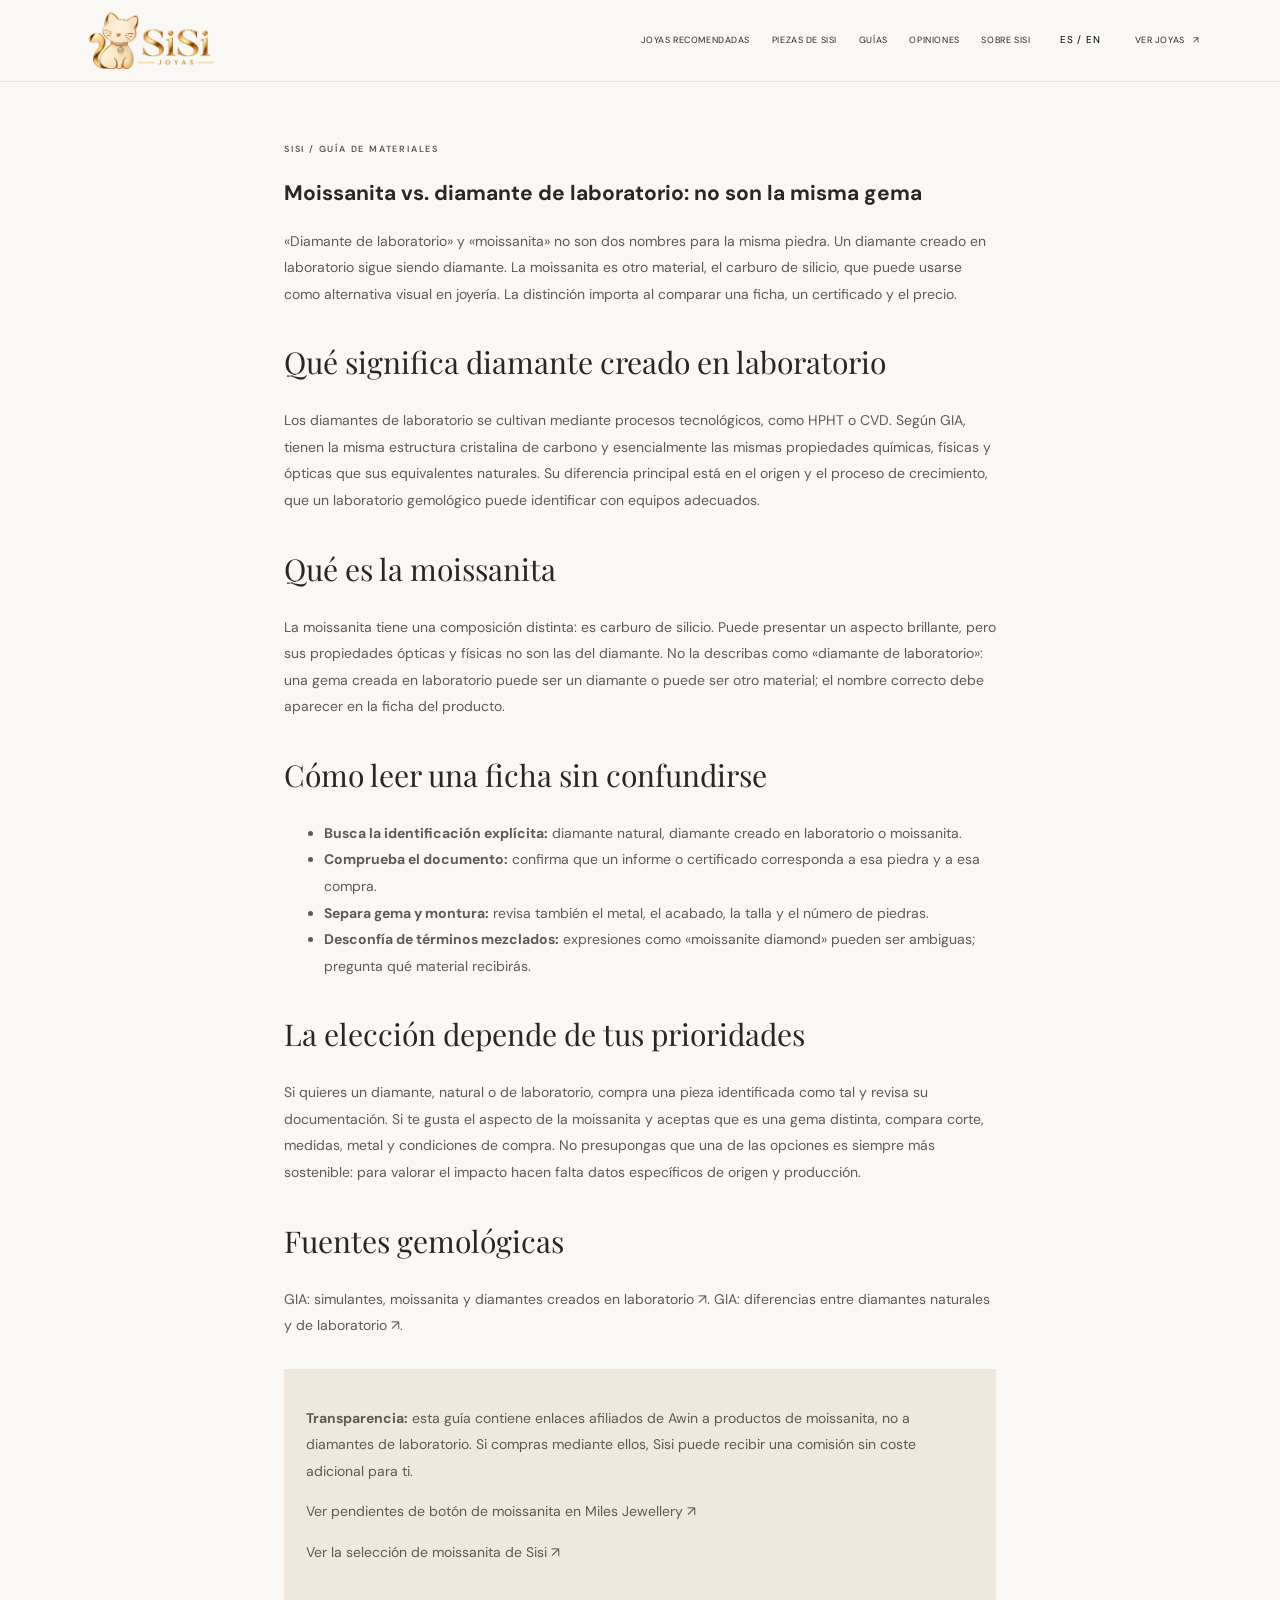
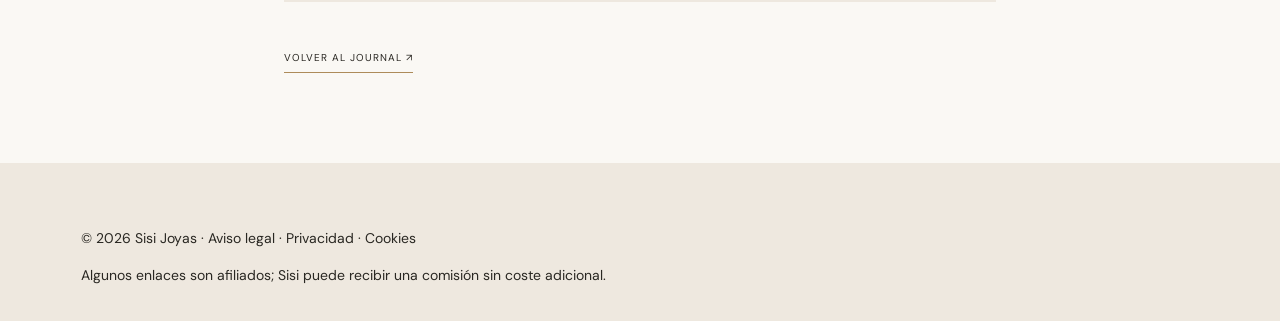
<file: blog-moissanite-lab-diamond.html>
<!doctype html>
<html lang="es">
<head>
  <meta charset="utf-8">
  <meta name="viewport" content="width=device-width, initial-scale=1">
  <title>Moissanita vs. diamante de laboratorio | Sisi</title>
  <meta name="description" content="Moissanita y diamante de laboratorio no son lo mismo. Compara composición, origen, identificación y qué revisar en la ficha de compra.">
  <link rel="canonical" href="https://sisijoyas.store/blog-moissanite-lab-diamond.html">
  <link rel="icon" href="assets/sisi-favicon.png" type="image/png">
  <meta property="og:type" content="article">
  <meta property="og:site_name" content="Sisi Joyas">
  <meta property="og:title" content="Moissanita vs. diamante de laboratorio | Sisi">
  <meta property="og:description" content="La moissanita es carburo de silicio; el diamante de laboratorio sigue siendo diamante. Aprende a distinguirlos.">
  <meta property="og:url" content="https://sisijoyas.store/blog-moissanite-lab-diamond.html">
  <meta property="og:image" content="https://sisijoyas.store/assets/sisi-story.jpg">
  <meta property="og:image:alt" content="Detalle editorial de una joya sobre lino y piedra clara">
  <meta name="twitter:card" content="summary_large_image">
  <meta name="twitter:title" content="Moissanita vs. diamante de laboratorio | Sisi">
  <meta name="twitter:description" content="La moissanita es carburo de silicio; el diamante de laboratorio sigue siendo diamante. Aprende a distinguirlos.">
  <meta name="twitter:image" content="https://sisijoyas.store/assets/sisi-story.jpg">
  <link rel="stylesheet" href="css/styles.css">
  <link rel="stylesheet" href="css/ux-redesign.css?v=20261024-1">
</head>
<body>
    <header class="site-header">
    <a class="brand" href="index.html" aria-label="Sisi Joyas — inicio"><img src="assets/sisi-logo-horizontal-600.webp" alt="Sisi Joyas" width="138" height="78"></a>
    <nav class="desktop-nav" id="primary-navigation" aria-label="Navegación principal">
      <a href="index.html#catalog" data-i18n="nav_shop">Joyas recomendadas</a>
      <a href="piezas-de-sisi.html" data-i18n="nav_own">Piezas de Sisi</a>
      <a href="blog.html" data-i18n="nav_journal">Guías</a>
      <a href="piezas-de-sisi.html#opiniones" data-i18n="nav_reviews">Opiniones</a>
      <a href="index.html#about" data-i18n="nav_story">Sobre Sisi</a>
    </nav>
    <div class="header-actions">
      <button id="lang-toggle" class="lang-toggle" type="button" aria-label="Cambiar idioma">ES / EN</button>
      <a class="bag-link" href="index.html#catalog"><span data-i18n="nav_discover">Ver joyas </span><span aria-hidden="true">↗</span></a>
      <button id="menu-toggle" class="menu-toggle" type="button" aria-label="Abrir menú" aria-controls="primary-navigation" aria-expanded="false">☰</button>
    </div>
  </header>
  <main>
    <article class="article-body">
      <p class="eyebrow">SISI / GUÍA DE MATERIALES</p>
      <h1>Moissanita vs. diamante de laboratorio: no son la misma gema</h1>
      <p>«Diamante de laboratorio» y «moissanita» no son dos nombres para la misma piedra. Un diamante creado en laboratorio sigue siendo diamante. La moissanita es otro material, el carburo de silicio, que puede usarse como alternativa visual en joyería. La distinción importa al comparar una ficha, un certificado y el precio.</p>
      <h2>Qué significa diamante creado en laboratorio</h2>
      <p>Los diamantes de laboratorio se cultivan mediante procesos tecnológicos, como HPHT o CVD. Según GIA, tienen la misma estructura cristalina de carbono y esencialmente las mismas propiedades químicas, físicas y ópticas que sus equivalentes naturales. Su diferencia principal está en el origen y el proceso de crecimiento, que un laboratorio gemológico puede identificar con equipos adecuados.</p>
      <h2>Qué es la moissanita</h2>
      <p>La moissanita tiene una composición distinta: es carburo de silicio. Puede presentar un aspecto brillante, pero sus propiedades ópticas y físicas no son las del diamante. No la describas como «diamante de laboratorio»: una gema creada en laboratorio puede ser un diamante o puede ser otro material; el nombre correcto debe aparecer en la ficha del producto.</p>
      <h2>Cómo leer una ficha sin confundirse</h2>
      <ul>
        <li><strong>Busca la identificación explícita:</strong> diamante natural, diamante creado en laboratorio o moissanita.</li>
        <li><strong>Comprueba el documento:</strong> confirma que un informe o certificado corresponda a esa piedra y a esa compra.</li>
        <li><strong>Separa gema y montura:</strong> revisa también el metal, el acabado, la talla y el número de piedras.</li>
        <li><strong>Desconfía de términos mezclados:</strong> expresiones como «moissanite diamond» pueden ser ambiguas; pregunta qué material recibirás.</li>
      </ul>
      <h2>La elección depende de tus prioridades</h2>
      <p>Si quieres un diamante, natural o de laboratorio, compra una pieza identificada como tal y revisa su documentación. Si te gusta el aspecto de la moissanita y aceptas que es una gema distinta, compara corte, medidas, metal y condiciones de compra. No presupongas que una de las opciones es siempre más sostenible: para valorar el impacto hacen falta datos específicos de origen y producción.</p>
      <h2>Fuentes gemológicas</h2>
      <p><a href="https://4cs.gia.edu/en-us/simulants-moissanite-and-lab-grown-diamonds/" target="_blank" rel="noopener noreferrer">GIA: simulantes, moissanita y diamantes creados en laboratorio ↗</a>. <a href="https://www.gia.edu/gia-news-research/difference-between-natural-laboratory-grown-diamonds" target="_blank" rel="noopener noreferrer">GIA: diferencias entre diamantes naturales y de laboratorio ↗</a>.</p>
      <div class="affiliate-box">
        <p><strong>Transparencia:</strong> esta guía contiene enlaces afiliados de Awin a productos de moissanita, no a diamantes de laboratorio. Si compras mediante ellos, Sisi puede recibir una comisión sin coste adicional para ti.</p>
        <p><a href="https://www.awin1.com/cread.php?awinmid=129311&amp;awinaffid=3099234&amp;ued=https%3A%2F%2Fmilesjewellery.com%2Fproducts%2F3mm-round-cut-moissanite-stud-earrings" rel="sponsored nofollow noopener noreferrer" target="_blank">Ver pendientes de botón de moissanita en Miles Jewellery ↗</a></p>
        <p><a href="index.html#catalog">Ver la selección de moissanita de Sisi ↗</a></p>
      </div>
      <a class="text-link" href="blog.html">Volver al journal ↗</a>
    </article>
  </main>
  <footer class="site-footer"><p>© <span id="year">2026</span> Sisi Joyas · <a href="legal.html">Aviso legal</a> · <a href="privacy.html">Privacidad</a> · <a href="cookies.html">Cookies</a></p><p>Algunos enlaces son afiliados; Sisi puede recibir una comisión sin coste adicional.</p></footer>
  <script src="js/main.js?v=20261024-1"></script>
</body>
</html>
</file>
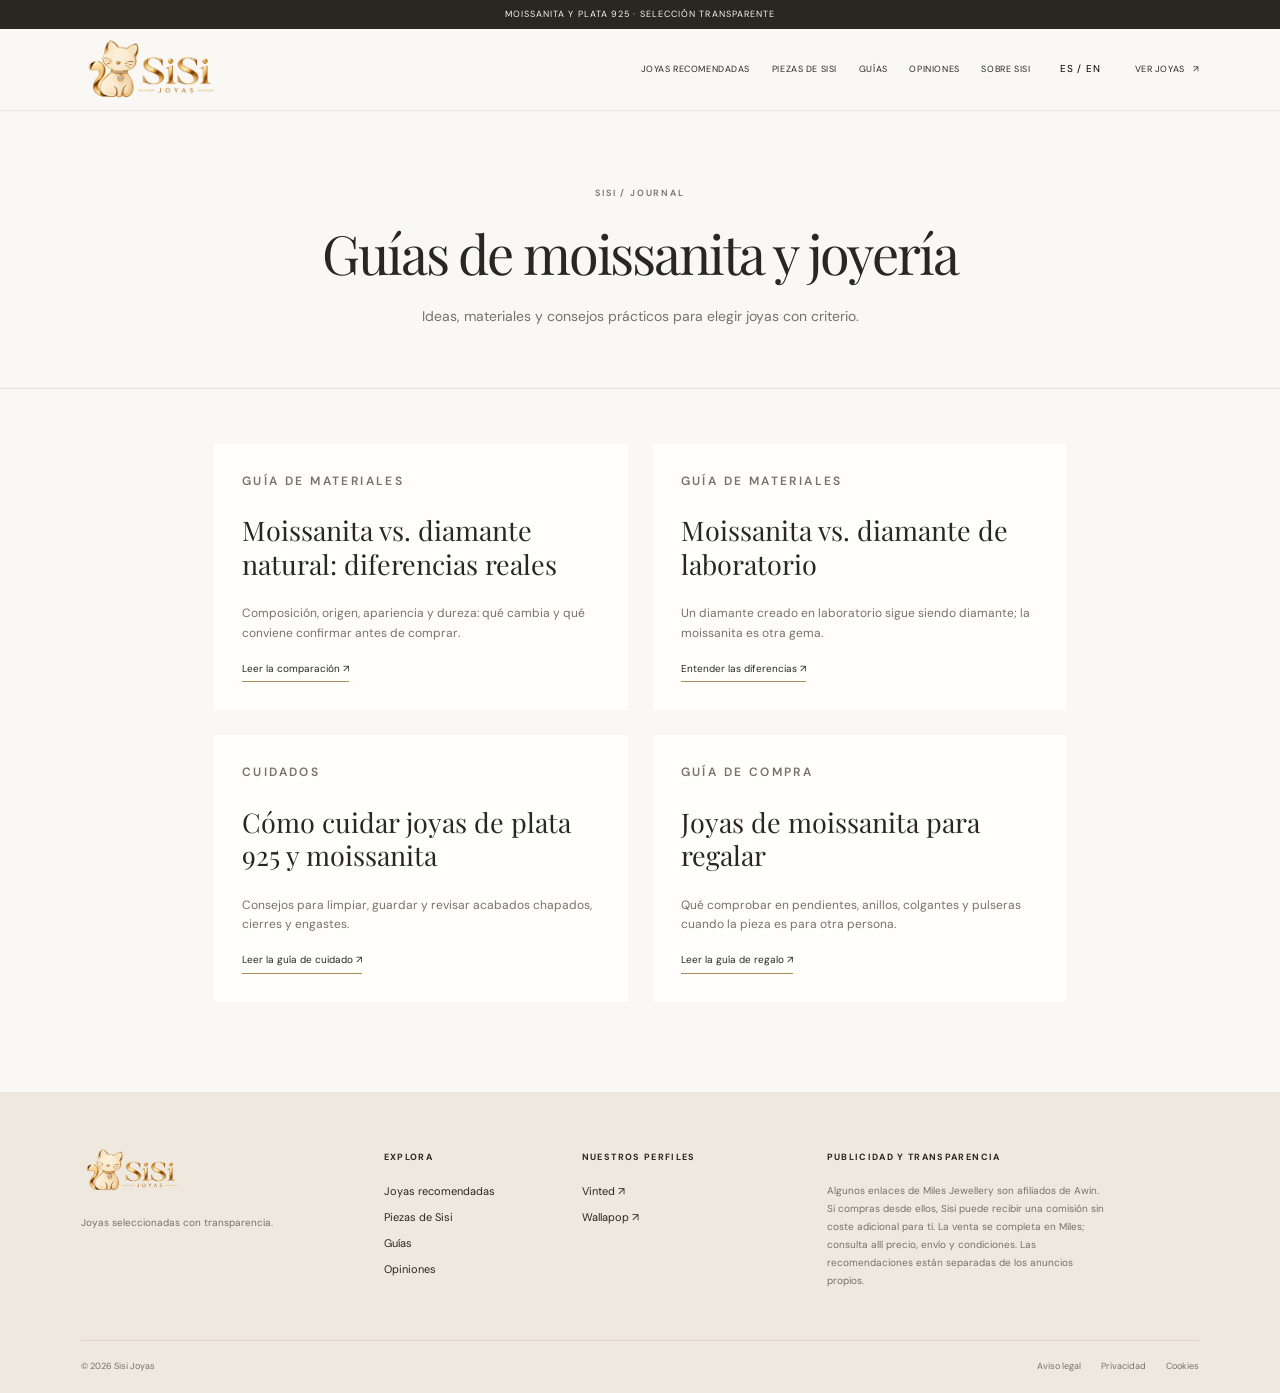
<file: blog.html>
<!doctype html>
<html lang="es">
<head>
  <meta charset="utf-8">
  <meta name="viewport" content="width=device-width, initial-scale=1">
  <title>Guías de moissanita y joyería | Sisi Joyas</title>
  <meta name="description" content="Guías prácticas sobre moissanita, diamantes, plata 925 y cuidado de joyas. Compara materiales y opciones antes de elegir una pieza.">
  <link rel="canonical" href="https://sisijoyas.store/blog.html">
  <link rel="icon" href="assets/sisi-favicon.png" type="image/png">
  <meta property="og:type" content="website">
  <meta property="og:site_name" content="Sisi Joyas">
  <meta property="og:title" content="Guías de moissanita y joyería | Sisi Joyas">
  <meta property="og:description" content="Compara moissanita y diamantes, aprende a cuidar la plata 925 y elige joyas con más información.">
  <meta property="og:url" content="https://sisijoyas.store/blog.html">
  <meta property="og:image" content="https://sisijoyas.store/assets/sisi-story.jpg">
  <meta property="og:image:alt" content="Detalle editorial de una joya sobre lino y piedra clara">
  <meta name="twitter:card" content="summary_large_image">
  <meta name="twitter:title" content="Guías de moissanita y joyería | Sisi Joyas">
  <meta name="twitter:description" content="Compara moissanita y diamantes, aprende a cuidar la plata 925 y elige joyas con más información.">
  <meta name="twitter:image" content="https://sisijoyas.store/assets/sisi-story.jpg">
  <link rel="stylesheet" href="css/styles.css">
  <link rel="stylesheet" href="css/ux-redesign.css?v=20261024-1">
</head>
<body>
  <div class="announcement" data-i18n="announcement">Joyería seleccionada con luz, detalle y transparencia</div>
    <header class="site-header">
    <a class="brand" href="index.html" aria-label="Sisi Joyas — inicio"><img src="assets/sisi-logo-horizontal-600.webp" alt="Sisi Joyas" width="138" height="78"></a>
    <nav class="desktop-nav" id="primary-navigation" aria-label="Navegación principal">
      <a href="index.html#catalog" data-i18n="nav_shop">Joyas recomendadas</a>
      <a href="piezas-de-sisi.html" data-i18n="nav_own">Piezas de Sisi</a>
      <a href="blog.html" data-i18n="nav_journal">Guías</a>
      <a href="piezas-de-sisi.html#opiniones" data-i18n="nav_reviews">Opiniones</a>
      <a href="index.html#about" data-i18n="nav_story">Sobre Sisi</a>
    </nav>
    <div class="header-actions">
      <button id="lang-toggle" class="lang-toggle" type="button" aria-label="Cambiar idioma">ES / EN</button>
      <a class="bag-link" href="index.html#catalog"><span data-i18n="nav_discover">Ver joyas </span><span aria-hidden="true">↗</span></a>
      <button id="menu-toggle" class="menu-toggle" type="button" aria-label="Abrir menú" aria-controls="primary-navigation" aria-expanded="false">☰</button>
    </div>
  </header>
  <main>
    <section class="page-hero">
      <p class="eyebrow">SISI / JOURNAL</p>
      <h1 data-blog-title>Guías de moissanita y joyería</h1>
      <p data-blog-intro>Ideas, materiales y consejos prácticos para elegir joyas con criterio.</p>
    </section>
    <section class="article-list" aria-label="Guías de joyería">
      <article class="article-card"><p class="eyebrow">GUÍA DE MATERIALES</p><h2>Moissanita vs. diamante natural: diferencias reales</h2><p>Composición, origen, apariencia y dureza: qué cambia y qué conviene confirmar antes de comprar.</p><a href="blog-moissanite-diamond.html">Leer la comparación ↗</a></article>
      <article class="article-card"><p class="eyebrow">GUÍA DE MATERIALES</p><h2>Moissanita vs. diamante de laboratorio</h2><p>Un diamante creado en laboratorio sigue siendo diamante; la moissanita es otra gema.</p><a href="blog-moissanite-lab-diamond.html">Entender las diferencias ↗</a></article>
      <article class="article-card"><p class="eyebrow">CUIDADOS</p><h2>Cómo cuidar joyas de plata 925 y moissanita</h2><p>Consejos para limpiar, guardar y revisar acabados chapados, cierres y engastes.</p><a href="blog-care.html">Leer la guía de cuidado ↗</a></article>
      <article class="article-card"><p class="eyebrow">GUÍA DE COMPRA</p><h2>Joyas de moissanita para regalar</h2><p>Qué comprobar en pendientes, anillos, colgantes y pulseras cuando la pieza es para otra persona.</p><a href="blog-gift-guide.html">Leer la guía de regalo ↗</a></article>
    </section>
  </main>
  <footer class="site-footer">
    <div class="footer-main">
      <div><img src="assets/sisi-logo-horizontal-600.webp" alt="Sisi Joyas" width="100" height="56"><p data-i18n="footer_tagline">Joyería elegida con intención.</p></div>
      <div><h4 data-i18n="footer_explore">Explora</h4><a href="index.html#catalog" data-i18n="nav_shop">Joyas recomendadas</a><a href="piezas-de-sisi.html" data-i18n="nav_own">Piezas de Sisi</a><a href="blog.html" data-i18n="nav_journal">Guías</a><a href="piezas-de-sisi.html#opiniones" data-i18n="nav_reviews">Opiniones</a></div>
      <div><h4 data-i18n="footer_market">Nuestros perfiles</h4><a href="https://www.vinted.es/member/230400884-sisijoyas" target="_blank" rel="noopener noreferrer">Vinted ↗</a><a href="https://www.wallapop.com/user/luisa-27041122?_pid=wi&amp;_uid=27041122" target="_blank" rel="noopener noreferrer">Wallapop ↗</a></div>
      <div class="affiliate-note"><h4 data-i18n="affiliate_title">Publicidad y transparencia</h4><p data-i18n="affiliate_text">Algunos enlaces de Miles Jewellery son enlaces afiliados de Awin. Sisi puede recibir una comisión sin coste adicional para ti.</p></div>
    </div>
    <div class="footer-bottom"><span>© <span id="year">2026</span> Sisi Joyas</span><div><a href="legal.html" data-i18n="legal_notice">Aviso legal</a><a href="privacy.html" data-i18n="privacy">Privacidad</a><a href="cookies.html" data-i18n="cookies">Cookies</a></div></div>
  </footer>
  <script src="js/main.js?v=20261024-1"></script>
</body>
</html>
</file>
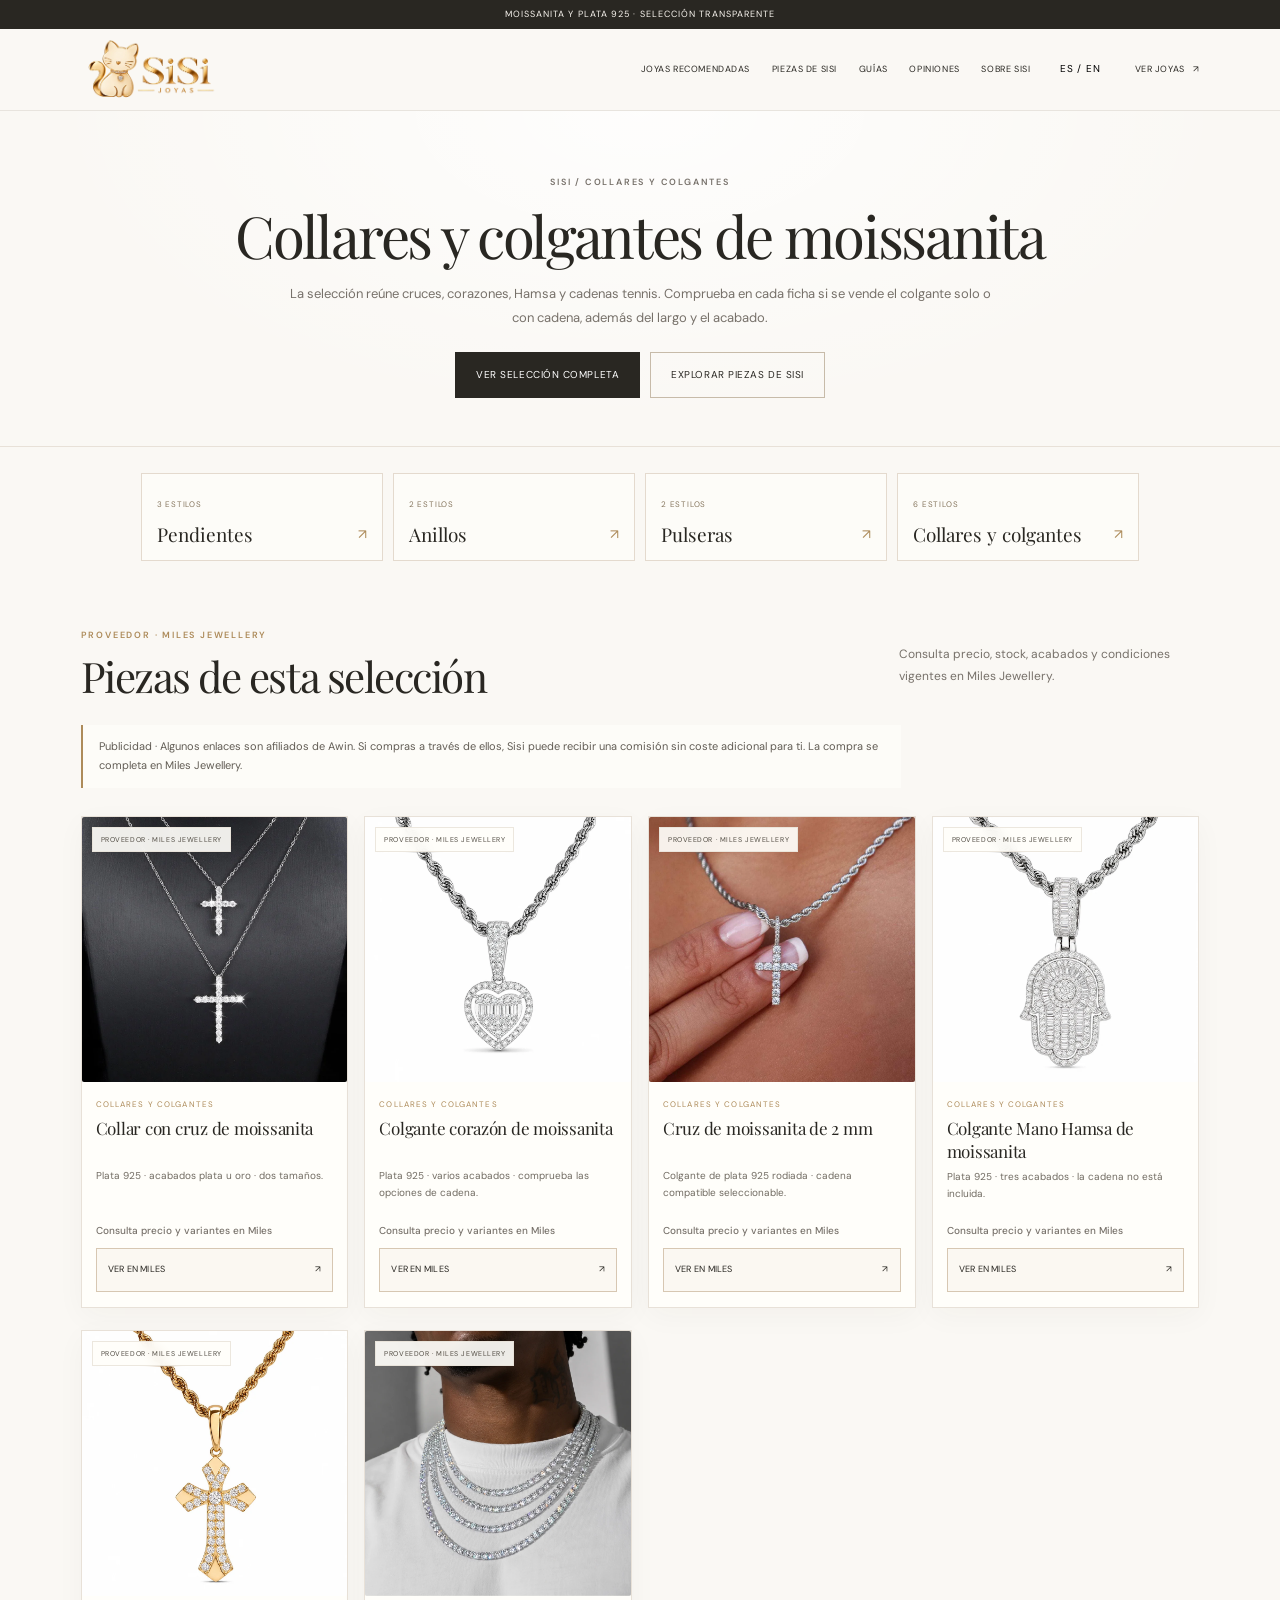
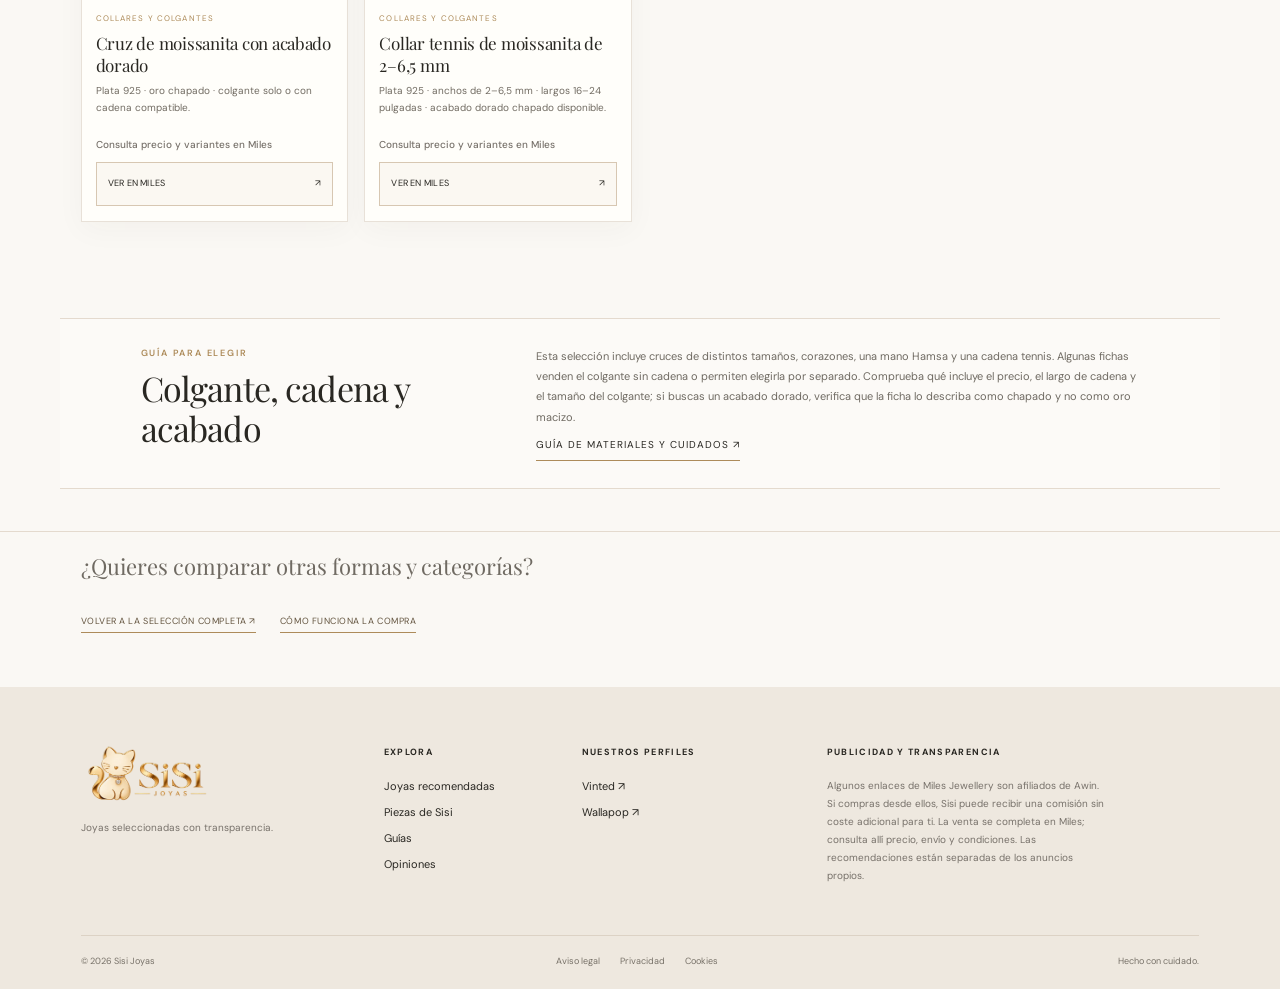
<file: collares-colgantes-moissanita.html>
<!doctype html>
<html lang="es">
<head>
  <meta charset="utf-8">
  <meta name="viewport" content="width=device-width, initial-scale=1">
  <title>Collares y colgantes de moissanita | Sisi Joyas</title>
  <meta name="description" content="Compara cruces, corazones y colgantes de moissanita en plata 925. Comprueba si la cadena se incluye y qué acabados ofrece Miles.">
  <meta name="theme-color" content="#faf8f4">
  <meta name="robots" content="index,follow">
  <link rel="canonical" href="https://sisijoyas.store/collares-colgantes-moissanita.html">
  <link rel="icon" href="assets/sisi-favicon.png" type="image/png">
  <link rel="preconnect" href="https://fonts.googleapis.com">
  <link rel="preconnect" href="https://fonts.gstatic.com" crossorigin>
  <link rel="stylesheet" href="css/styles.css">
  <link rel="stylesheet" href="css/affiliate-refresh.css?v=20261024-1">
  <link rel="stylesheet" href="css/ux-redesign.css?v=20261024-1">
  <meta property="og:type" content="website">
  <meta property="og:site_name" content="Sisi Joyas">
  <meta property="og:title" content="Collares y colgantes de moissanita | Sisi Joyas">
  <meta property="og:description" content="Compara cruces, corazones y colgantes de moissanita en plata 925. Comprueba si la cadena se incluye y qué acabados ofrece Miles.">
  <meta property="og:url" content="https://sisijoyas.store/collares-colgantes-moissanita.html">
  <meta property="og:image" content="https://sisijoyas.store/assets/products/miles-cross-pendant.webp">
  <meta name="twitter:card" content="summary_large_image">
  <meta name="twitter:title" content="Collares y colgantes de moissanita | Sisi Joyas">
  <meta name="twitter:description" content="Compara cruces, corazones y colgantes de moissanita en plata 925. Comprueba si la cadena se incluye y qué acabados ofrece Miles.">
  <meta name="twitter:image" content="https://sisijoyas.store/assets/products/miles-cross-pendant.webp">
</head>
<body>
  <div class="announcement" data-i18n="announcement">Moissanita y plata 925 · selección transparente</div>
  <header class="site-header">
    <a class="brand" href="index.html" aria-label="Sisi Joyas — inicio"><img src="assets/sisi-logo-horizontal-600.webp" alt="Sisi Joyas" width="138" height="78"></a>
    <nav class="desktop-nav" id="primary-navigation" aria-label="Navegación principal">
      <a href="index.html#catalog" data-i18n="nav_shop">Joyas recomendadas</a>
      <a href="piezas-de-sisi.html" data-i18n="nav_own">Piezas de Sisi</a>
      <a href="blog.html" data-i18n="nav_journal">Guías</a>
      <a href="piezas-de-sisi.html#opiniones" data-i18n="nav_reviews">Opiniones</a>
      <a href="index.html#about" data-i18n="nav_story">Sobre Sisi</a>
    </nav>
    <div class="header-actions">
      <button id="lang-toggle" class="lang-toggle" type="button" aria-label="Cambiar idioma">ES / EN</button>
      <a class="bag-link" href="index.html#catalog"><span data-i18n="nav_discover">Ver joyas </span><span aria-hidden="true">↗</span></a>
      <button id="menu-toggle" class="menu-toggle" type="button" aria-label="Abrir menú" aria-controls="primary-navigation" aria-expanded="false">☰</button>
    </div>
  </header>
  <main>
    <section class="page-hero category-page-hero">
      <p class="eyebrow" data-i18n="category_page_pendants_eyebrow">SISI / SELECCIÓN RECOMENDADA</p>
      <h1 data-i18n="category_page_pendants_title">Collares y colgantes de moissanita</h1>
      <p data-i18n="category_page_pendants_intro">La selección reúne cruces, corazones, Hamsa y cadenas tennis. Comprueba en cada ficha si se vende el colgante solo o con cadena, además del largo y el acabado.</p>
      <div class="page-hero-actions"><a class="button button-dark" href="index.html#catalog" data-i18n="category_page_cta">Ver selección completa</a><a class="button button-outline" href="piezas-de-sisi.html" data-i18n="hero_own_cta">Explorar piezas de Sisi</a></div>
    </section>
    <nav class="category-landing-links category-page-links" aria-label="Explorar por categoría" data-i18n-aria-label="category_nav_aria">
      <a class="category-tile" href="pendientes-moissanita.html"><span class="category-tile-count" data-i18n="category_count_earrings">3 estilos</span><strong data-i18n="filter_earrings">Pendientes</strong><span aria-hidden="true">↗</span></a>
      <a class="category-tile" href="anillos-moissanita.html"><span class="category-tile-count" data-i18n="category_count_rings">2 estilos</span><strong data-i18n="filter_rings">Anillos</strong><span aria-hidden="true">↗</span></a>
      <a class="category-tile" href="pulseras-moissanita.html"><span class="category-tile-count" data-i18n="category_count_bracelets">2 estilos</span><strong data-i18n="filter_bracelets">Pulseras</strong><span aria-hidden="true">↗</span></a>
      <a class="category-tile" href="collares-colgantes-moissanita.html"><span class="category-tile-count" data-i18n="category_count_pendants">6 estilos</span><strong data-i18n="filter_pendants">Collares y colgantes</strong><span aria-hidden="true">↗</span></a>
    </nav>
    <section class="section category-products" aria-labelledby="category-products-title">
      <div class="section-heading"><div><p class="eyebrow" data-i18n="affiliate_product_tag">Proveedor · Miles Jewellery</p><h2 id="category-products-title" data-i18n="category_page_products_title">Piezas de esta selección</h2></div><p data-i18n="category_page_price_note">Consulta precio, stock, acabados y condiciones vigentes en Miles Jewellery.</p></div>
      <p class="affiliate-disclosure" data-i18n="affiliate_inline">Publicidad · Algunos enlaces son afiliados de Awin. Si compras a través de ellos, Sisi puede recibir una comisión sin coste adicional para ti. La compra se realiza en Miles Jewellery.</p>
      <div class="product-grid"><article class="product-card" data-affiliate-card data-product-id="miles-cross-necklace" data-category="pendants">
          <a class="product-image" data-affiliate-link href="https://www.awin1.com/cread.php?awinmid=129311&amp;awinaffid=3099234&amp;ued=https%3A%2F%2Fmilesjewellery.com%2Fproducts%2Fmoissanite-cross-pendant-necklace" target="_blank" rel="sponsored nofollow noopener noreferrer" aria-label="Ver collar con cruz de moissanita en Miles Jewellery">
            <img src="assets/products/miles-cross-pendant.webp" width="800" height="800" alt="Collares de cruz de moissanita de Miles Jewellery en dos tamaños" data-alt-es="Collares de cruz de moissanita de Miles Jewellery en dos tamaños" data-alt-en="Miles Jewellery moissanite cross necklaces in two sizes" loading="lazy" decoding="async">
            <span class="product-tag" data-i18n="affiliate_product_tag">Proveedor · Miles Jewellery</span>
          </a>
          <div class="product-info">
            <span class="product-category" data-i18n="category_pendants">Collares y colgantes</span>
            <h3 data-i18n="product_cross_name">Collar con cruz de moissanita</h3>
            <p class="product-desc" data-i18n="product_cross_specs">Plata 925 · acabados plata u oro · dos tamaños.</p>
            <div class="product-bottom"><span class="product-price" data-i18n="price_at_shop">Precio y opciones en tienda</span><a class="product-buy" data-affiliate-link href="https://www.awin1.com/cread.php?awinmid=129311&amp;awinaffid=3099234&amp;ued=https%3A%2F%2Fmilesjewellery.com%2Fproducts%2Fmoissanite-cross-pendant-necklace" target="_blank" rel="sponsored nofollow noopener noreferrer"><span data-i18n="product_cta">Ver en Miles</span><span aria-hidden="true">↗</span></a></div>
          </div>
        </article><article class="product-card" data-affiliate-card data-product-id="miles-heart-pendant" data-category="pendants">
          <a class="product-image" data-affiliate-link href="https://www.awin1.com/cread.php?awinmid=129311&amp;awinaffid=3099234&amp;ued=https%3A%2F%2Fmilesjewellery.com%2Fproducts%2Fmoissanite-heart-pendant-925-sterling-silver" target="_blank" rel="sponsored nofollow noopener noreferrer" aria-label="Ver colgante de corazón de moissanita en Miles Jewellery">
            <img src="assets/products/miles-heart-pendant.webp" width="1000" height="1000" alt="Colgante de corazón de moissanita en plata 925 de Miles Jewellery" data-alt-es="Colgante de corazón de moissanita en plata 925 de Miles Jewellery" data-alt-en="Miles Jewellery moissanite heart pendant in 925 silver" loading="lazy" decoding="async">
            <span class="product-tag" data-i18n="affiliate_product_tag">Proveedor · Miles Jewellery</span>
          </a>
          <div class="product-info">
            <span class="product-category" data-i18n="category_pendants">Collares y colgantes</span>
            <h3 data-i18n="product_heart_name">Colgante corazón de moissanita</h3>
            <p class="product-desc" data-i18n="product_heart_specs">Plata 925 · varios acabados · comprueba las opciones de cadena.</p>
            <div class="product-bottom"><span class="product-price" data-i18n="price_at_shop">Precio y opciones en tienda</span><a class="product-buy" data-affiliate-link href="https://www.awin1.com/cread.php?awinmid=129311&amp;awinaffid=3099234&amp;ued=https%3A%2F%2Fmilesjewellery.com%2Fproducts%2Fmoissanite-heart-pendant-925-sterling-silver" target="_blank" rel="sponsored nofollow noopener noreferrer"><span data-i18n="product_cta">Ver en Miles</span><span aria-hidden="true">↗</span></a></div>
          </div>
        </article><article class="product-card" data-affiliate-card data-product-id="miles-cross-2mm" data-category="pendants">
          <a class="product-image" data-affiliate-link href="https://www.awin1.com/cread.php?awinmid=129311&amp;awinaffid=3099234&amp;ued=https%3A%2F%2Fmilesjewellery.com%2Fproducts%2F2mm-moissanite-cross-pendant-925-sterling-silver" target="_blank" rel="sponsored nofollow noopener noreferrer" aria-label="Ver colgante cruz de moissanita de 2 mm en Miles Jewellery">
            <img src="assets/products/miles-cross-2mm.webp" width="1000" height="1000" alt="Colgante cruz de moissanita de 2 mm de Miles Jewellery" data-alt-es="Colgante cruz de moissanita de 2 mm de Miles Jewellery" data-alt-en="Miles Jewellery 2 mm moissanite cross pendant" loading="lazy" decoding="async">
            <span class="product-tag" data-i18n="affiliate_product_tag">Proveedor · Miles Jewellery</span>
          </a>
          <div class="product-info">
            <span class="product-category" data-i18n="category_pendants">Collares y colgantes</span>
            <h3 data-i18n="product_cross2_name">Cruz de moissanita de 2 mm</h3>
            <p class="product-desc" data-i18n="product_cross2_specs">Colgante de plata 925 rodiada · cadena compatible seleccionable.</p>
            <div class="product-bottom"><span class="product-price" data-i18n="price_at_shop">Precio y opciones en tienda</span><a class="product-buy" data-affiliate-link href="https://www.awin1.com/cread.php?awinmid=129311&amp;awinaffid=3099234&amp;ued=https%3A%2F%2Fmilesjewellery.com%2Fproducts%2F2mm-moissanite-cross-pendant-925-sterling-silver" target="_blank" rel="sponsored nofollow noopener noreferrer"><span data-i18n="product_cta">Ver en Miles</span><span aria-hidden="true">↗</span></a></div>
          </div>
        </article><article class="product-card" data-affiliate-card data-product-id="miles-hamsa-pendant" data-category="pendants">
          <a class="product-image" data-affiliate-link href="https://www.awin1.com/cread.php?awinmid=129311&amp;awinaffid=3099234&amp;ued=https%3A%2F%2Fmilesjewellery.com%2Fproducts%2Fmoissanite-hamsa-pendant-925-silver" target="_blank" rel="sponsored nofollow noopener noreferrer" aria-label="Ver colgante Hamsa de moissanita en Miles Jewellery">
            <img src="assets/products/miles-hamsa-pendant.webp" width="1000" height="1000" alt="Colgante Mano Hamsa de moissanita en plata 925 de Miles Jewellery" data-alt-es="Colgante Mano Hamsa de moissanita en plata 925 de Miles Jewellery" data-alt-en="Miles Jewellery moissanite Hamsa hand pendant in 925 silver" loading="lazy" decoding="async">
            <span class="product-tag" data-i18n="affiliate_product_tag">Proveedor · Miles Jewellery</span>
          </a>
          <div class="product-info">
            <span class="product-category" data-i18n="category_pendants">Collares y colgantes</span>
            <h3 data-i18n="product_hamsa_name">Colgante Mano Hamsa de moissanita</h3>
            <p class="product-desc" data-i18n="product_hamsa_specs">Plata 925 · tres acabados · la cadena no está incluida.</p>
            <div class="product-bottom"><span class="product-price" data-i18n="price_at_shop">Precio y opciones en tienda</span><a class="product-buy" data-affiliate-link href="https://www.awin1.com/cread.php?awinmid=129311&amp;awinaffid=3099234&amp;ued=https%3A%2F%2Fmilesjewellery.com%2Fproducts%2Fmoissanite-hamsa-pendant-925-silver" target="_blank" rel="sponsored nofollow noopener noreferrer"><span data-i18n="product_cta">Ver en Miles</span><span aria-hidden="true">↗</span></a></div>
          </div>
        </article><article class="product-card" data-affiliate-card data-product-id="miles-cross-gold-iced" data-category="pendants">
          <a class="product-image" data-affiliate-link href="https://www.awin1.com/cread.php?awinmid=129311&amp;awinaffid=3099234&amp;ued=https%3A%2F%2Fmilesjewellery.com%2Fproducts%2Fmoissanite-cross-pendant-925-silver" target="_blank" rel="sponsored nofollow noopener noreferrer" aria-label="Ver cruz de moissanita en plata 925 con acabado dorado en Miles Jewellery">
            <img src="assets/products/miles-cross-gold-moissanite.webp" width="1000" height="1000" alt="Cruz de moissanita con acabado dorado chapado" data-alt-es="Cruz de moissanita con acabado dorado chapado" data-alt-en="Moissanite cross pendant in a gold-plated finish" loading="lazy" decoding="async">
            <span class="product-tag" data-i18n="affiliate_product_tag">Proveedor · Miles Jewellery</span>
          </a>
          <div class="product-info">
            <span class="product-category" data-i18n="category_pendants">Collares y colgantes</span>
            <h3 data-i18n="product_gold_cross_name">Cruz iced de moissanita en dorado</h3>
            <p class="product-desc" data-i18n="product_gold_cross_specs">Plata 925 · acabado dorado chapado · colgante solo o con cadena compatible.</p>
            <div class="product-bottom"><span class="product-price" data-i18n="price_at_shop">Precio y opciones en tienda</span><a class="product-buy" data-affiliate-link href="https://www.awin1.com/cread.php?awinmid=129311&amp;awinaffid=3099234&amp;ued=https%3A%2F%2Fmilesjewellery.com%2Fproducts%2Fmoissanite-cross-pendant-925-silver" target="_blank" rel="sponsored nofollow noopener noreferrer"><span data-i18n="product_cta">Ver en Miles</span><span aria-hidden="true">↗</span></a></div>
          </div>
        </article><article class="product-card" data-affiliate-card data-product-id="miles-tennis-chain" data-category="pendants">
          <a class="product-image" data-affiliate-link href="https://www.awin1.com/cread.php?awinmid=129311&amp;awinaffid=3099234&amp;ued=https%3A%2F%2Fmilesjewellery.com%2Fproducts%2Fmoissanite-tennis-chain" target="_blank" rel="sponsored nofollow noopener noreferrer" aria-label="Ver cadena tennis de moissanita en Miles Jewellery" data-i18n-aria-label="product_chain_aria">
            <img src="assets/products/miles-tennis-chain.webp" width="993" height="993" alt="Cadena tennis de moissanita de Miles Jewellery sobre una camiseta clara" data-alt-es="Cadena tennis de moissanita de Miles Jewellery sobre una camiseta clara" data-alt-en="Miles Jewellery moissanite tennis chain worn over a light shirt" loading="lazy" decoding="async">
            <span class="product-tag" data-i18n="affiliate_product_tag">Proveedor · Miles Jewellery</span>
          </a>
          <div class="product-info">
            <span class="product-category" data-i18n="category_pendants">Collares y colgantes</span>
            <h3 data-i18n="product_chain_name">Collar tennis de moissanita de 2–6,5 mm</h3>
            <p class="product-desc" data-i18n="product_chain_specs">Plata 925 · anchos de 2–6,5 mm · largos 16–24 pulgadas · acabado dorado chapado disponible.</p>
            <div class="product-bottom"><span class="product-price" data-i18n="price_at_shop">Precio y opciones en tienda</span><a class="product-buy" data-affiliate-link href="https://www.awin1.com/cread.php?awinmid=129311&amp;awinaffid=3099234&amp;ued=https%3A%2F%2Fmilesjewellery.com%2Fproducts%2Fmoissanite-tennis-chain" target="_blank" rel="sponsored nofollow noopener noreferrer"><span data-i18n="product_cta">Ver en Miles</span><span aria-hidden="true">↗</span></a></div>
          </div>
        </article></div>
    </section>
    <section class="category-guide" aria-labelledby="category-guide-title">
      <div class="category-guide-heading"><p class="eyebrow" data-i18n="category_guide_eyebrow">GUÍA PARA ELEGIR</p><h2 id="category-guide-title" data-i18n="category_pendants_guide_title">Colgante, cadena y acabado</h2></div>
      <div class="category-guide-copy"><p data-i18n="category_pendants_guide_text">Esta selección incluye cruces de distintos tamaños, corazones, una mano Hamsa y una cadena tennis. Algunas fichas venden el colgante sin cadena o permiten elegirla por separado. Comprueba qué incluye el precio, el largo de cadena y el tamaño del colgante; si buscas un acabado dorado, verifica que la ficha lo describa como chapado y no como oro macizo.</p><a class="text-link" href="blog-care.html" data-i18n="category_guide_link">Guía de materiales y cuidados ↗</a></div>
    </section>
    <section class="category-bottom-cta"><p data-i18n="category_page_question">¿Quieres comparar otras formas y categorías?</p><a class="text-link" href="index.html#catalog" data-i18n="category_page_all_link">Volver a la selección completa ↗</a><a class="text-link" href="index.html#como-funciona" data-i18n="faq_title">Cómo funciona la compra</a></section>
  </main>
  <footer class="site-footer">
    <div class="footer-main">
      <div><img class="footer-brand" src="assets/sisi-logo-horizontal-600.webp" alt="Sisi Joyas" width="138" height="78" loading="lazy"><p data-i18n="footer_tagline">Joyería elegida con intención.</p></div>
      <div><h4 data-i18n="footer_explore">Explora</h4><a href="index.html#catalog" data-i18n="nav_shop">Joyas recomendadas</a><a href="piezas-de-sisi.html" data-i18n="nav_own">Piezas de Sisi</a><a href="blog.html" data-i18n="nav_journal">Guías</a><a href="piezas-de-sisi.html#opiniones" data-i18n="nav_reviews">Opiniones</a></div>
      <div><h4 data-i18n="footer_market">Nuestros perfiles</h4><a href="https://www.vinted.es/member/230400884-sisijoyas" target="_blank" rel="noopener noreferrer">Vinted ↗</a><a href="https://www.wallapop.com/user/luisa-27041122?_pid=wi&amp;_uid=27041122" target="_blank" rel="noopener noreferrer">Wallapop ↗</a></div>
      <div class="affiliate-note"><h4 data-i18n="affiliate_title">Publicidad y transparencia</h4><p data-i18n="affiliate_text">Algunos enlaces de Miles Jewellery son enlaces afiliados de Awin. Si compras desde ellos, Sisi puede recibir una comisión sin coste adicional para ti. La compra se completa en Miles; consulta allí las condiciones.</p></div>
    </div>
    <div class="footer-bottom"><span>© <span id="year">2026</span> Sisi Joyas</span><div><a href="legal.html" data-i18n="legal_notice">Aviso legal</a><a href="privacy.html" data-i18n="privacy">Privacidad</a><a href="cookies.html" data-i18n="cookies">Cookies</a></div><span data-i18n="footer_made">Hecho con cuidado.</span></div>
  </footer>
  <script src="js/products.js"></script>
  <script src="js/main.js?v=20261024-1"></script>
</body>
</html>
</file>
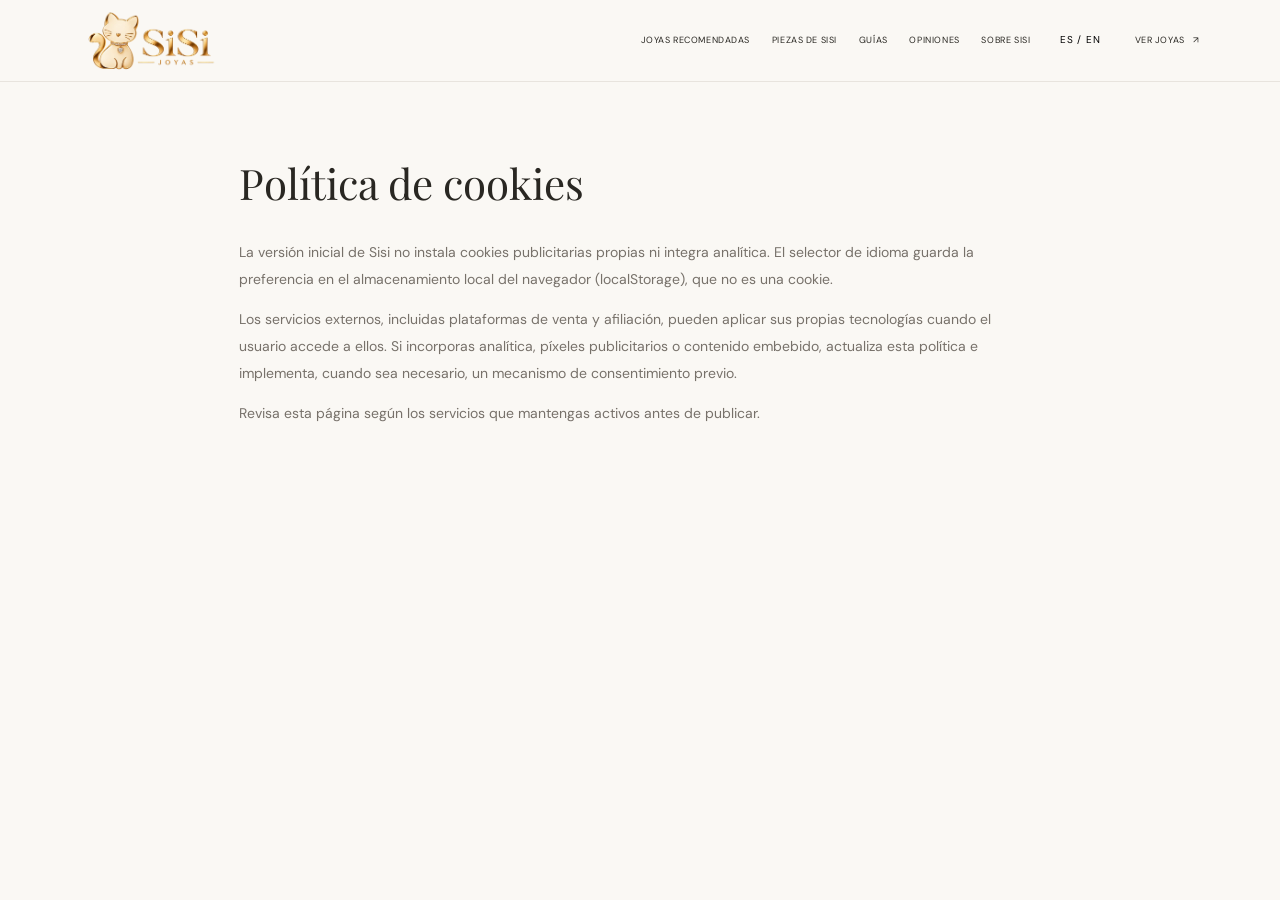
<file: cookies.html>
<!doctype html><html lang="es"><head><meta name="robots" content="noindex,follow"><meta charset="utf-8"><meta name="viewport" content="width=device-width,initial-scale=1"><title>Cookies | Sisi</title><link rel="stylesheet" href="css/styles.css">
  <link rel="stylesheet" href="css/ux-redesign.css?v=20261024-1"></head><body>  <header class="site-header">
    <a class="brand" href="index.html" aria-label="Sisi Joyas — inicio"><img src="assets/sisi-logo-horizontal-600.webp" alt="Sisi Joyas" width="138" height="78"></a>
    <nav class="desktop-nav" id="primary-navigation" aria-label="Navegación principal">
      <a href="index.html#catalog" data-i18n="nav_shop">Joyas recomendadas</a>
      <a href="piezas-de-sisi.html" data-i18n="nav_own">Piezas de Sisi</a>
      <a href="blog.html" data-i18n="nav_journal">Guías</a>
      <a href="piezas-de-sisi.html#opiniones" data-i18n="nav_reviews">Opiniones</a>
      <a href="index.html#about" data-i18n="nav_story">Sobre Sisi</a>
    </nav>
    <div class="header-actions">
      <button id="lang-toggle" class="lang-toggle" type="button" aria-label="Cambiar idioma">ES / EN</button>
      <a class="bag-link" href="index.html#catalog"><span data-i18n="nav_discover">Ver joyas </span><span aria-hidden="true">↗</span></a>
      <button id="menu-toggle" class="menu-toggle" type="button" aria-label="Abrir menú" aria-controls="primary-navigation" aria-expanded="false">☰</button>
    </div>
  </header><main class="legal-content"><h1 style="font:42px var(--serif)">Política de cookies</h1><p>La versión inicial de Sisi no instala cookies publicitarias propias ni integra analítica. El selector de idioma guarda la preferencia en el almacenamiento local del navegador (localStorage), que no es una cookie.</p><p>Los servicios externos, incluidas plataformas de venta y afiliación, pueden aplicar sus propias tecnologías cuando el usuario accede a ellos. Si incorporas analítica, píxeles publicitarios o contenido embebido, actualiza esta política e implementa, cuando sea necesario, un mecanismo de consentimiento previo.</p><p>Revisa esta página según los servicios que mantengas activos antes de publicar.</p></main>  <script src="js/main.js?v=20261024-1"></script>
</body></html>
</file>
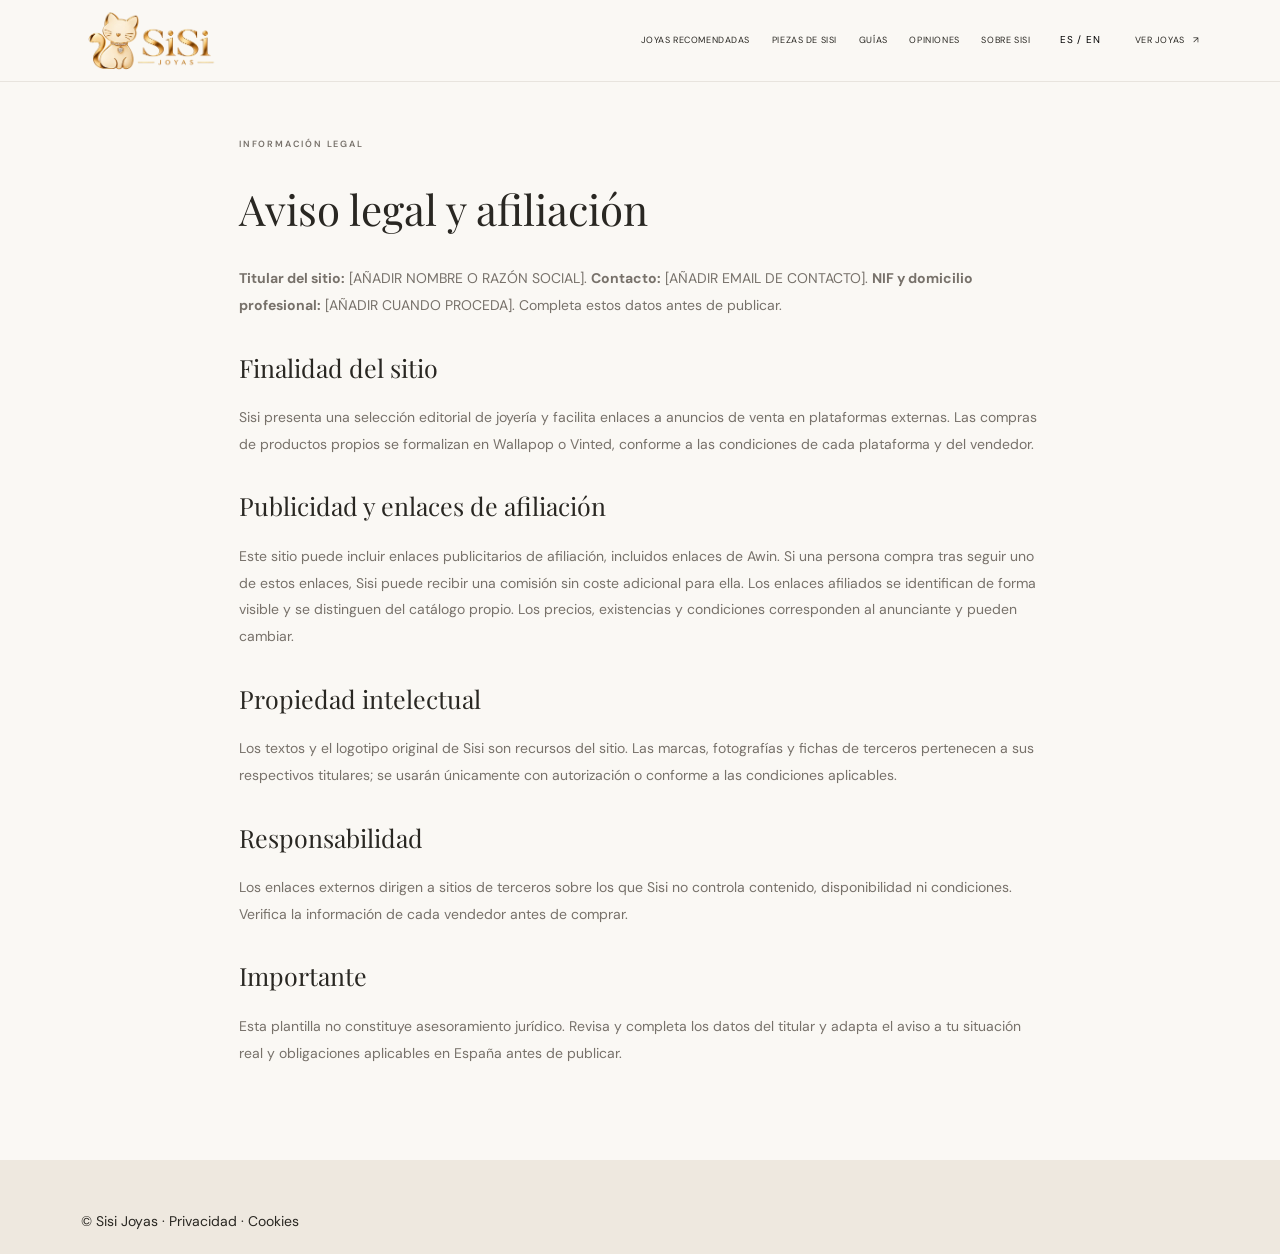
<file: legal.html>
<!doctype html><html lang="es"><head><meta name="robots" content="noindex,follow"><meta charset="utf-8"><meta name="viewport" content="width=device-width,initial-scale=1"><title>Aviso legal | Sisi</title><link rel="stylesheet" href="css/styles.css">
  <link rel="stylesheet" href="css/ux-redesign.css?v=20261024-1"><link rel="icon" href="assets/sisi-favicon.png" type="image/png"></head><body>  <header class="site-header">
    <a class="brand" href="index.html" aria-label="Sisi Joyas — inicio"><img src="assets/sisi-logo-horizontal-600.webp" alt="Sisi Joyas" width="138" height="78"></a>
    <nav class="desktop-nav" id="primary-navigation" aria-label="Navegación principal">
      <a href="index.html#catalog" data-i18n="nav_shop">Joyas recomendadas</a>
      <a href="piezas-de-sisi.html" data-i18n="nav_own">Piezas de Sisi</a>
      <a href="blog.html" data-i18n="nav_journal">Guías</a>
      <a href="piezas-de-sisi.html#opiniones" data-i18n="nav_reviews">Opiniones</a>
      <a href="index.html#about" data-i18n="nav_story">Sobre Sisi</a>
    </nav>
    <div class="header-actions">
      <button id="lang-toggle" class="lang-toggle" type="button" aria-label="Cambiar idioma">ES / EN</button>
      <a class="bag-link" href="index.html#catalog"><span data-i18n="nav_discover">Ver joyas </span><span aria-hidden="true">↗</span></a>
      <button id="menu-toggle" class="menu-toggle" type="button" aria-label="Abrir menú" aria-controls="primary-navigation" aria-expanded="false">☰</button>
    </div>
  </header><main class="legal-content"><p class="eyebrow">INFORMACIÓN LEGAL</p><h1 style="font:42px var(--serif)">Aviso legal y afiliación</h1><p><strong>Titular del sitio:</strong> [AÑADIR NOMBRE O RAZÓN SOCIAL]. <strong>Contacto:</strong> [AÑADIR EMAIL DE CONTACTO]. <strong>NIF y domicilio profesional:</strong> [AÑADIR CUANDO PROCEDA]. Completa estos datos antes de publicar.</p><h2>Finalidad del sitio</h2><p>Sisi presenta una selección editorial de joyería y facilita enlaces a anuncios de venta en plataformas externas. Las compras de productos propios se formalizan en Wallapop o Vinted, conforme a las condiciones de cada plataforma y del vendedor.</p><h2>Publicidad y enlaces de afiliación</h2><p>Este sitio puede incluir enlaces publicitarios de afiliación, incluidos enlaces de Awin. Si una persona compra tras seguir uno de estos enlaces, Sisi puede recibir una comisión sin coste adicional para ella. Los enlaces afiliados se identifican de forma visible y se distinguen del catálogo propio. Los precios, existencias y condiciones corresponden al anunciante y pueden cambiar.</p><h2>Propiedad intelectual</h2><p>Los textos y el logotipo original de Sisi son recursos del sitio. Las marcas, fotografías y fichas de terceros pertenecen a sus respectivos titulares; se usarán únicamente con autorización o conforme a las condiciones aplicables.</p><h2>Responsabilidad</h2><p>Los enlaces externos dirigen a sitios de terceros sobre los que Sisi no controla contenido, disponibilidad ni condiciones. Verifica la información de cada vendedor antes de comprar.</p><h2>Importante</h2><p>Esta plantilla no constituye asesoramiento jurídico. Revisa y completa los datos del titular y adapta el aviso a tu situación real y obligaciones aplicables en España antes de publicar.</p></main><footer class="site-footer">© Sisi Joyas · <a href="privacy.html">Privacidad</a> · <a href="cookies.html">Cookies</a></footer>  <script src="js/main.js?v=20261024-1"></script>
</body></html>
</file>
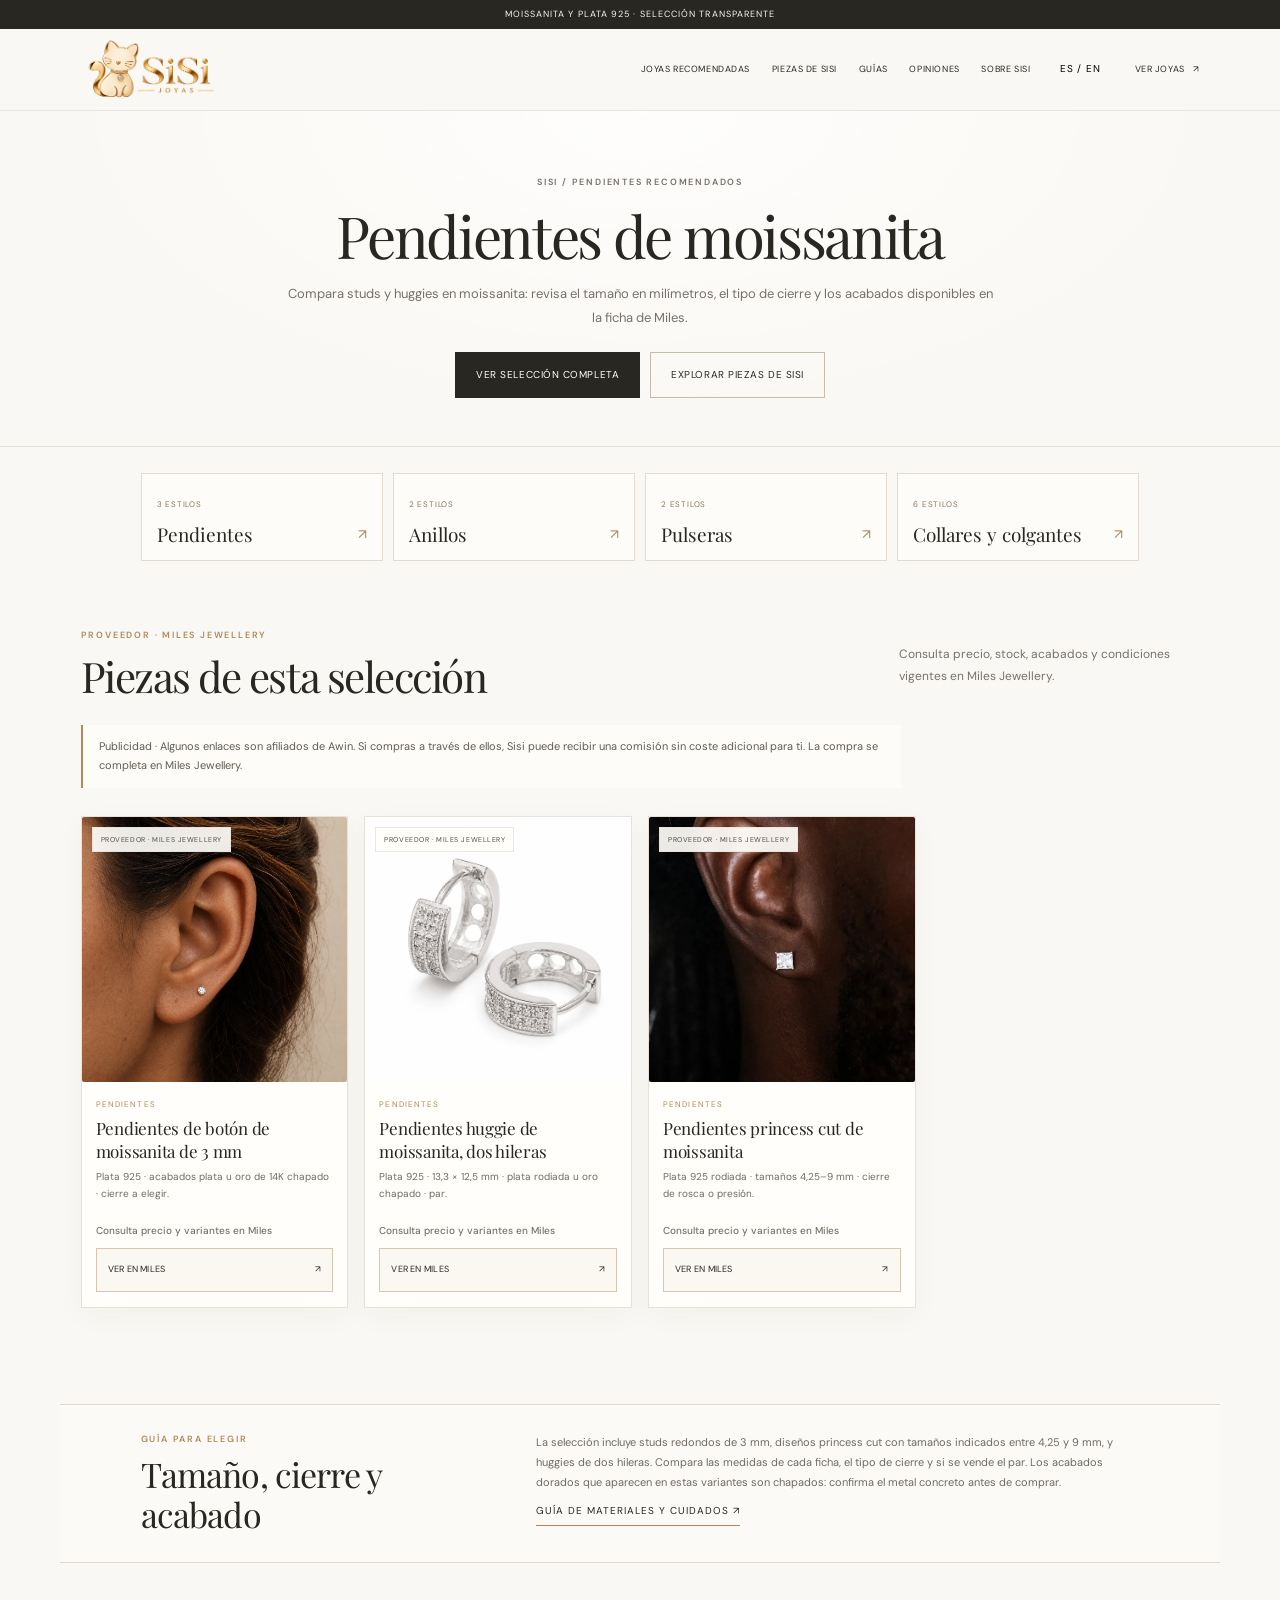
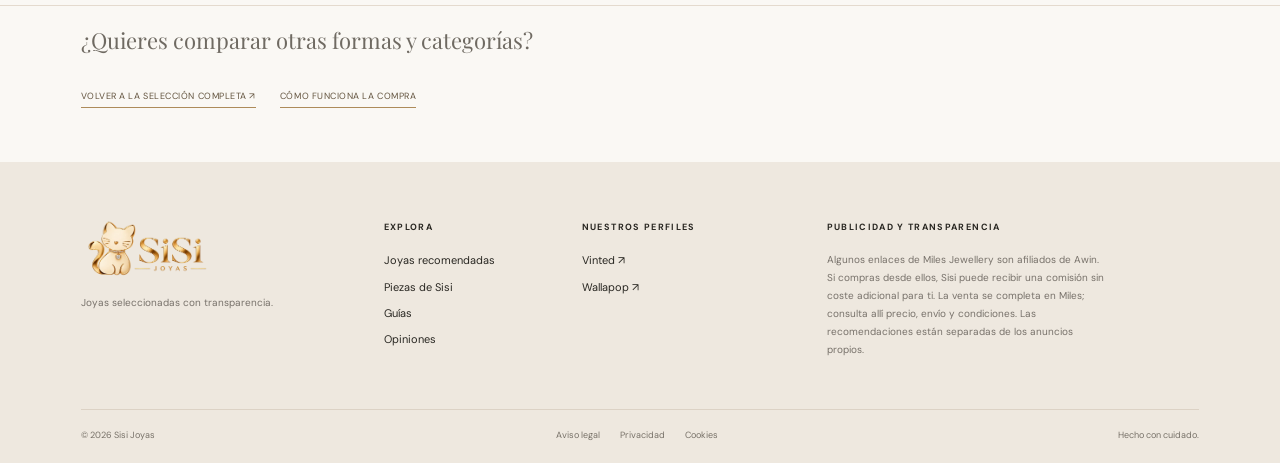
<file: pendientes-moissanita.html>
<!doctype html>
<html lang="es">
<head>
  <meta charset="utf-8">
  <meta name="viewport" content="width=device-width, initial-scale=1">
  <title>Pendientes de moissanita en plata 925 | Sisi Joyas</title>
  <meta name="description" content="Compara pendientes de moissanita en plata 925: studs y huggies, tamaños, cierres y acabados en la selección de Sisi.">
  <meta name="theme-color" content="#faf8f4">
  <meta name="robots" content="index,follow">
  <link rel="canonical" href="https://sisijoyas.store/pendientes-moissanita.html">
  <link rel="icon" href="assets/sisi-favicon.png" type="image/png">
  <link rel="preconnect" href="https://fonts.googleapis.com">
  <link rel="preconnect" href="https://fonts.gstatic.com" crossorigin>
  <link rel="stylesheet" href="css/styles.css">
  <link rel="stylesheet" href="css/affiliate-refresh.css?v=20261024-1">
  <link rel="stylesheet" href="css/ux-redesign.css?v=20261024-1">
  <meta property="og:type" content="website">
  <meta property="og:site_name" content="Sisi Joyas">
  <meta property="og:title" content="Pendientes de moissanita en plata 925 | Sisi Joyas">
  <meta property="og:description" content="Compara pendientes de moissanita en plata 925: studs y huggies, tamaños, cierres y acabados en la selección de Sisi.">
  <meta property="og:url" content="https://sisijoyas.store/pendientes-moissanita.html">
  <meta property="og:image" content="https://sisijoyas.store/assets/products/miles-stud-earrings-3mm.webp">
  <meta name="twitter:card" content="summary_large_image">
  <meta name="twitter:title" content="Pendientes de moissanita en plata 925 | Sisi Joyas">
  <meta name="twitter:description" content="Compara pendientes de moissanita en plata 925: studs y huggies, tamaños, cierres y acabados en la selección de Sisi.">
  <meta name="twitter:image" content="https://sisijoyas.store/assets/products/miles-stud-earrings-3mm.webp">
</head>
<body>
  <div class="announcement" data-i18n="announcement">Moissanita y plata 925 · selección transparente</div>
  <header class="site-header">
    <a class="brand" href="index.html" aria-label="Sisi Joyas — inicio"><img src="assets/sisi-logo-horizontal-600.webp" alt="Sisi Joyas" width="138" height="78"></a>
    <nav class="desktop-nav" id="primary-navigation" aria-label="Navegación principal">
      <a href="index.html#catalog" data-i18n="nav_shop">Joyas recomendadas</a>
      <a href="piezas-de-sisi.html" data-i18n="nav_own">Piezas de Sisi</a>
      <a href="blog.html" data-i18n="nav_journal">Guías</a>
      <a href="piezas-de-sisi.html#opiniones" data-i18n="nav_reviews">Opiniones</a>
      <a href="index.html#about" data-i18n="nav_story">Sobre Sisi</a>
    </nav>
    <div class="header-actions">
      <button id="lang-toggle" class="lang-toggle" type="button" aria-label="Cambiar idioma">ES / EN</button>
      <a class="bag-link" href="index.html#catalog"><span data-i18n="nav_discover">Ver joyas </span><span aria-hidden="true">↗</span></a>
      <button id="menu-toggle" class="menu-toggle" type="button" aria-label="Abrir menú" aria-controls="primary-navigation" aria-expanded="false">☰</button>
    </div>
  </header>
  <main>
    <section class="page-hero category-page-hero">
      <p class="eyebrow" data-i18n="category_page_earrings_eyebrow">SISI / SELECCIÓN RECOMENDADA</p>
      <h1 data-i18n="category_page_earrings_title">Pendientes de moissanita</h1>
      <p data-i18n="category_page_earrings_intro">Compara studs y huggies en moissanita: revisa el tamaño en milímetros, el tipo de cierre y los acabados disponibles en la ficha de Miles.</p>
      <div class="page-hero-actions"><a class="button button-dark" href="index.html#catalog" data-i18n="category_page_cta">Ver selección completa</a><a class="button button-outline" href="piezas-de-sisi.html" data-i18n="hero_own_cta">Explorar piezas de Sisi</a></div>
    </section>
    <nav class="category-landing-links category-page-links" aria-label="Explorar por categoría" data-i18n-aria-label="category_nav_aria">
      <a class="category-tile" href="pendientes-moissanita.html"><span class="category-tile-count" data-i18n="category_count_earrings">3 estilos</span><strong data-i18n="filter_earrings">Pendientes</strong><span aria-hidden="true">↗</span></a>
      <a class="category-tile" href="anillos-moissanita.html"><span class="category-tile-count" data-i18n="category_count_rings">2 estilos</span><strong data-i18n="filter_rings">Anillos</strong><span aria-hidden="true">↗</span></a>
      <a class="category-tile" href="pulseras-moissanita.html"><span class="category-tile-count" data-i18n="category_count_bracelets">2 estilos</span><strong data-i18n="filter_bracelets">Pulseras</strong><span aria-hidden="true">↗</span></a>
      <a class="category-tile" href="collares-colgantes-moissanita.html"><span class="category-tile-count" data-i18n="category_count_pendants">6 estilos</span><strong data-i18n="filter_pendants">Collares y colgantes</strong><span aria-hidden="true">↗</span></a>
    </nav>
    <section class="section category-products" aria-labelledby="category-products-title">
      <div class="section-heading"><div><p class="eyebrow" data-i18n="affiliate_product_tag">Proveedor · Miles Jewellery</p><h2 id="category-products-title" data-i18n="category_page_products_title">Piezas de esta selección</h2></div><p data-i18n="category_page_price_note">Consulta precio, stock, acabados y condiciones vigentes en Miles Jewellery.</p></div>
      <p class="affiliate-disclosure" data-i18n="affiliate_inline">Publicidad · Algunos enlaces son afiliados de Awin. Si compras a través de ellos, Sisi puede recibir una comisión sin coste adicional para ti. La compra se realiza en Miles Jewellery.</p>
      <div class="product-grid"><article class="product-card" data-affiliate-card data-product-id="miles-earrings-stud-3mm" data-category="earrings">
          <a class="product-image" data-affiliate-link href="https://www.awin1.com/cread.php?awinmid=129311&amp;awinaffid=3099234&amp;ued=https%3A%2F%2Fmilesjewellery.com%2Fproducts%2F3mm-round-cut-moissanite-stud-earrings" target="_blank" rel="sponsored nofollow noopener noreferrer" aria-label="Ver pendientes de moissanita de 3 mm en Miles Jewellery">
            <img src="assets/products/miles-stud-earrings-3mm.webp" width="1000" height="1000" alt="Pendiente de moissanita de 3 mm llevado en la oreja" data-alt-es="Pendiente de moissanita de 3 mm llevado en la oreja" data-alt-en="3 mm moissanite stud earring worn on the ear" loading="lazy" decoding="async">
            <span class="product-tag" data-i18n="affiliate_product_tag">Proveedor · Miles Jewellery</span>
          </a>
          <div class="product-info">
            <span class="product-category" data-i18n="category_earrings">Pendientes</span>
            <h3 data-i18n="product_earrings_name">Pendientes de moissanita de 3 mm</h3>
            <p class="product-desc" data-i18n="product_earrings_specs">Plata 925 · acabados plata u oro de 14K chapado · cierre a elegir.</p>
            <div class="product-bottom"><span class="product-price" data-i18n="price_at_shop">Precio y opciones en tienda</span><a class="product-buy" data-affiliate-link href="https://www.awin1.com/cread.php?awinmid=129311&amp;awinaffid=3099234&amp;ued=https%3A%2F%2Fmilesjewellery.com%2Fproducts%2F3mm-round-cut-moissanite-stud-earrings" target="_blank" rel="sponsored nofollow noopener noreferrer"><span data-i18n="product_cta">Ver en Miles</span><span aria-hidden="true">↗</span></a></div>
          </div>
        </article><article class="product-card" data-affiliate-card data-product-id="miles-huggie-2row" data-category="earrings">
          <a class="product-image" data-affiliate-link href="https://www.awin1.com/cread.php?awinmid=129311&amp;awinaffid=3099234&amp;ued=https%3A%2F%2Fmilesjewellery.com%2Fproducts%2F2r-moissanite-huggie-hoop-earrings" target="_blank" rel="sponsored nofollow noopener noreferrer" aria-label="Ver pendientes huggie de moissanita en Miles Jewellery" data-i18n-aria-label="product_huggie_aria">
            <img src="assets/products/miles-huggie-2row.webp" width="1254" height="1254" alt="Pareja de pendientes huggie de dos hileras de moissanita en plata 925" data-alt-es="Pareja de pendientes huggie de dos hileras de moissanita en plata 925" data-alt-en="Pair of two-row moissanite huggie hoops in 925 silver" loading="lazy" decoding="async">
            <span class="product-tag" data-i18n="affiliate_product_tag">Proveedor · Miles Jewellery</span>
          </a>
          <div class="product-info">
            <span class="product-category" data-i18n="category_earrings">Pendientes</span>
            <h3 data-i18n="product_huggie_name">Pendientes huggie de moissanita, dos hileras</h3>
            <p class="product-desc" data-i18n="product_huggie_specs">Plata 925 · 13,3 × 12,5 mm · plata rodiada u oro chapado · par.</p>
            <div class="product-bottom"><span class="product-price" data-i18n="price_at_shop">Precio y opciones en tienda</span><a class="product-buy" data-affiliate-link href="https://www.awin1.com/cread.php?awinmid=129311&amp;awinaffid=3099234&amp;ued=https%3A%2F%2Fmilesjewellery.com%2Fproducts%2F2r-moissanite-huggie-hoop-earrings" target="_blank" rel="sponsored nofollow noopener noreferrer"><span data-i18n="product_cta">Ver en Miles</span><span aria-hidden="true">↗</span></a></div>
          </div>
        </article><article class="product-card" data-affiliate-card data-product-id="miles-princess-studs" data-category="earrings">
          <a class="product-image" data-affiliate-link href="https://www.awin1.com/cread.php?awinmid=129311&amp;awinaffid=3099234&amp;ued=https%3A%2F%2Fmilesjewellery.com%2Fproducts%2Fprincess-cut-moissanite-stud-earrings" target="_blank" rel="sponsored nofollow noopener noreferrer" aria-label="Ver pendientes princess cut de moissanita en Miles Jewellery" data-i18n-aria-label="product_princess_aria">
            <img src="assets/products/miles-princess-studs.webp" width="750" height="750" alt="Pendiente cuadrado princess cut de moissanita en plata 925" data-alt-es="Pendiente cuadrado princess cut de moissanita en plata 925" data-alt-en="Square princess-cut moissanite stud earring in 925 silver" loading="lazy" decoding="async">
            <span class="product-tag" data-i18n="affiliate_product_tag">Proveedor · Miles Jewellery</span>
          </a>
          <div class="product-info">
            <span class="product-category" data-i18n="category_earrings">Pendientes</span>
            <h3 data-i18n="product_princess_name">Pendientes princess cut de moissanita</h3>
            <p class="product-desc" data-i18n="product_princess_specs">Plata 925 rodiada · tamaños 4,25–9 mm · cierre de rosca o presión.</p>
            <div class="product-bottom"><span class="product-price" data-i18n="price_at_shop">Precio y opciones en tienda</span><a class="product-buy" data-affiliate-link href="https://www.awin1.com/cread.php?awinmid=129311&amp;awinaffid=3099234&amp;ued=https%3A%2F%2Fmilesjewellery.com%2Fproducts%2Fprincess-cut-moissanite-stud-earrings" target="_blank" rel="sponsored nofollow noopener noreferrer"><span data-i18n="product_cta">Ver en Miles</span><span aria-hidden="true">↗</span></a></div>
          </div>
        </article></div>
    </section>
    <section class="category-guide" aria-labelledby="category-guide-title">
      <div class="category-guide-heading"><p class="eyebrow" data-i18n="category_guide_eyebrow">GUÍA PARA ELEGIR</p><h2 id="category-guide-title" data-i18n="category_earrings_guide_title">Tamaño, cierre y acabado</h2></div>
      <div class="category-guide-copy"><p data-i18n="category_earrings_guide_text">La selección incluye studs redondos de 3 mm, diseños princess cut con tamaños indicados entre 4,25 y 9 mm, y huggies de dos hileras. Compara las medidas de cada ficha, el tipo de cierre y si se vende el par. Los acabados dorados que aparecen en estas variantes son chapados: confirma el metal concreto antes de comprar.</p><a class="text-link" href="blog-care.html" data-i18n="category_guide_link">Guía de materiales y cuidados ↗</a></div>
    </section>
    <section class="category-bottom-cta"><p data-i18n="category_page_question">¿Quieres comparar otras formas y categorías?</p><a class="text-link" href="index.html#catalog" data-i18n="category_page_all_link">Volver a la selección completa ↗</a><a class="text-link" href="index.html#como-funciona" data-i18n="faq_title">Cómo funciona la compra</a></section>
  </main>
  <footer class="site-footer">
    <div class="footer-main">
      <div><img class="footer-brand" src="assets/sisi-logo-horizontal-600.webp" alt="Sisi Joyas" width="138" height="78" loading="lazy"><p data-i18n="footer_tagline">Joyería elegida con intención.</p></div>
      <div><h4 data-i18n="footer_explore">Explora</h4><a href="index.html#catalog" data-i18n="nav_shop">Joyas recomendadas</a><a href="piezas-de-sisi.html" data-i18n="nav_own">Piezas de Sisi</a><a href="blog.html" data-i18n="nav_journal">Guías</a><a href="piezas-de-sisi.html#opiniones" data-i18n="nav_reviews">Opiniones</a></div>
      <div><h4 data-i18n="footer_market">Nuestros perfiles</h4><a href="https://www.vinted.es/member/230400884-sisijoyas" target="_blank" rel="noopener noreferrer">Vinted ↗</a><a href="https://www.wallapop.com/user/luisa-27041122?_pid=wi&amp;_uid=27041122" target="_blank" rel="noopener noreferrer">Wallapop ↗</a></div>
      <div class="affiliate-note"><h4 data-i18n="affiliate_title">Publicidad y transparencia</h4><p data-i18n="affiliate_text">Algunos enlaces de Miles Jewellery son enlaces afiliados de Awin. Si compras desde ellos, Sisi puede recibir una comisión sin coste adicional para ti. La compra se completa en Miles; consulta allí las condiciones.</p></div>
    </div>
    <div class="footer-bottom"><span>© <span id="year">2026</span> Sisi Joyas</span><div><a href="legal.html" data-i18n="legal_notice">Aviso legal</a><a href="privacy.html" data-i18n="privacy">Privacidad</a><a href="cookies.html" data-i18n="cookies">Cookies</a></div><span data-i18n="footer_made">Hecho con cuidado.</span></div>
  </footer>
  <script src="js/products.js"></script>
  <script src="js/main.js?v=20261024-1"></script>
</body>
</html>
</file>
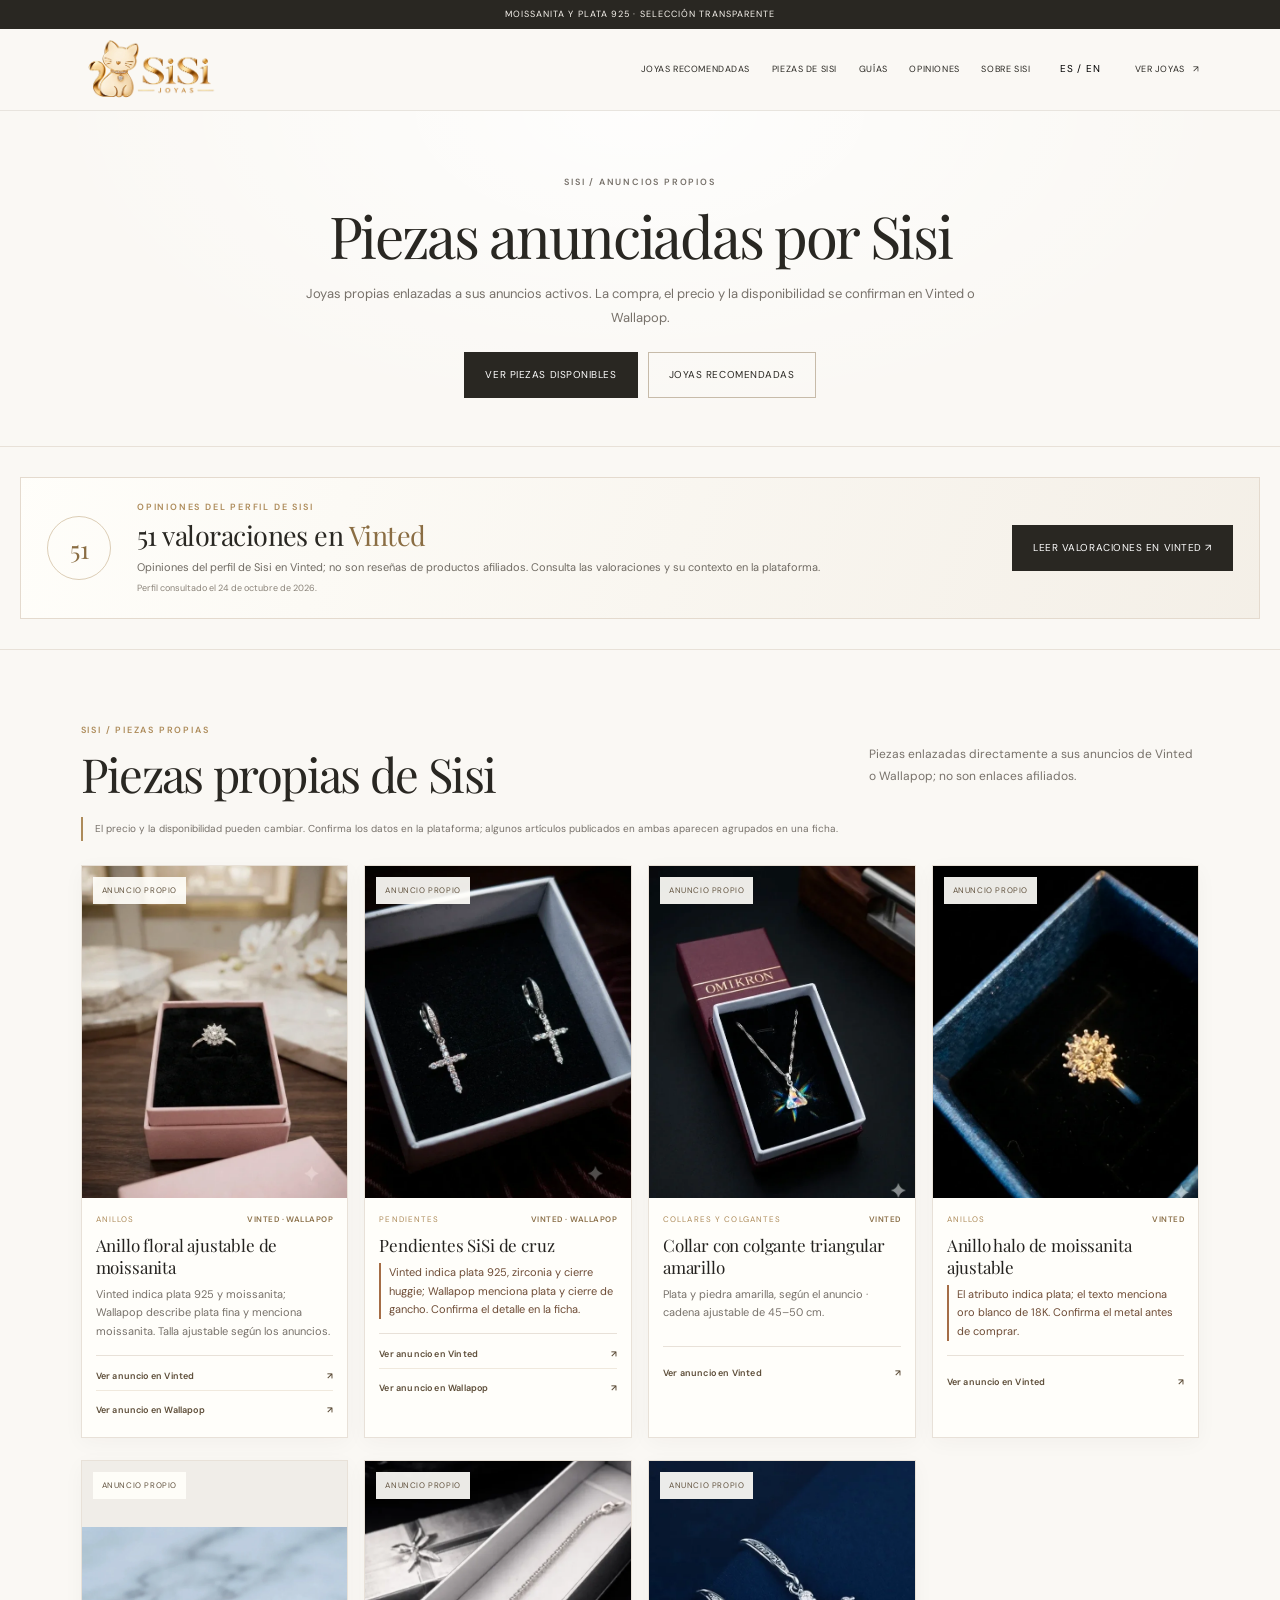
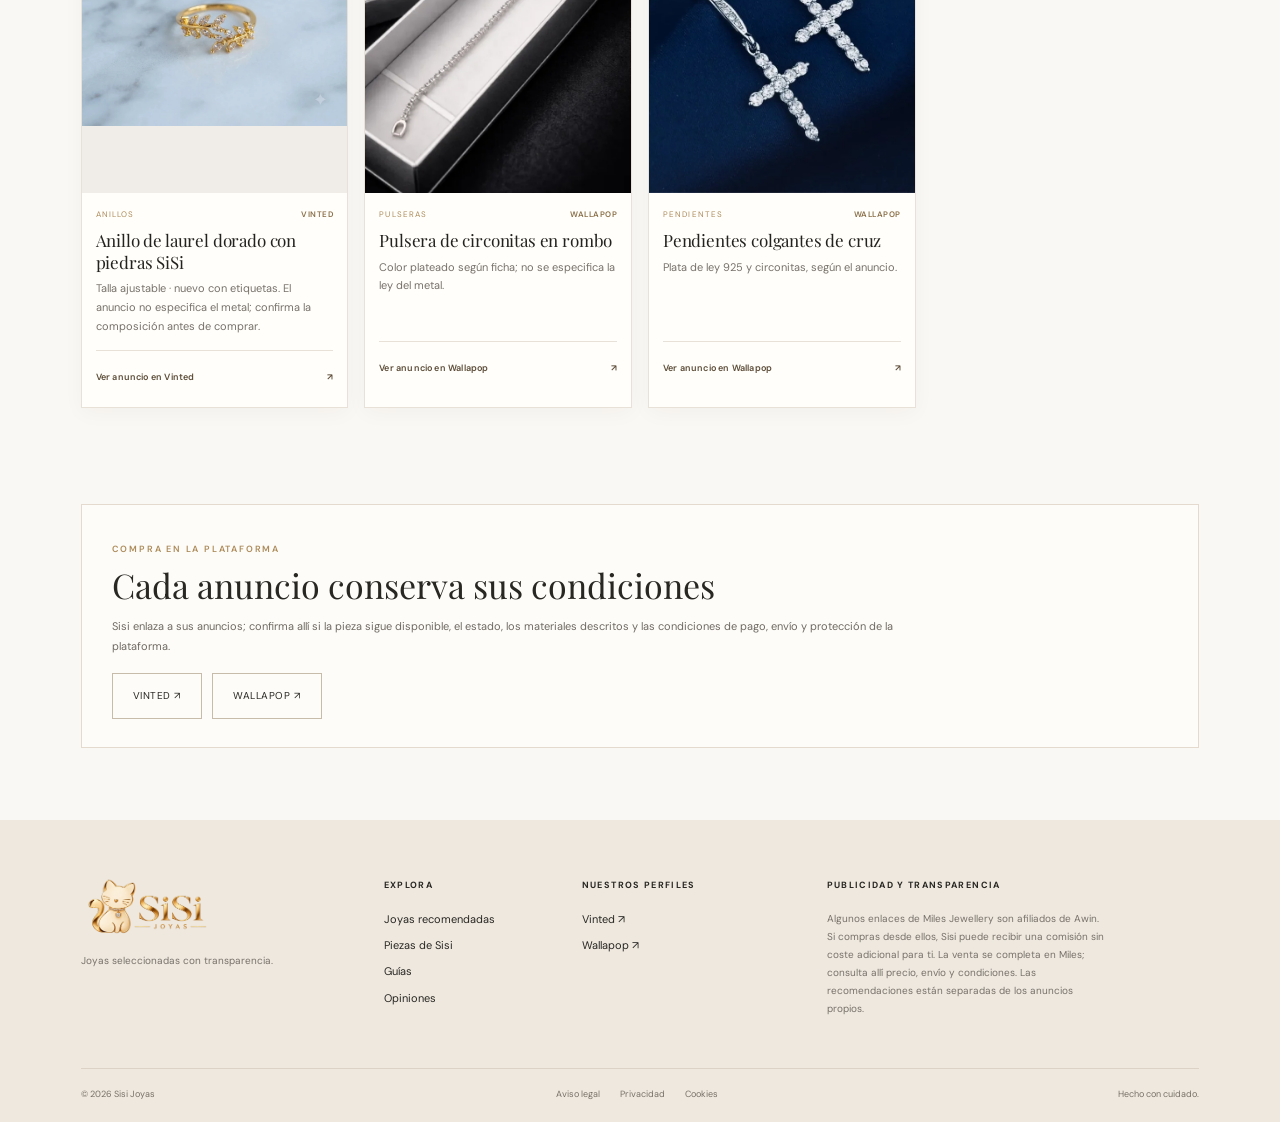
<file: piezas-de-sisi.html>
<!doctype html>
<html lang="es">
<head>
  <meta charset="utf-8">
  <meta name="viewport" content="width=device-width, initial-scale=1">
  <title>Piezas propias de Sisi en Vinted y Wallapop | Sisi Joyas</title>
  <meta name="description" content="Descubre las joyas anunciadas por Sisi en Vinted y Wallapop. Consulta el estado y los datos en cada anuncio y lee las valoraciones públicas del perfil.">
  <meta name="theme-color" content="#faf8f4">
  <meta name="robots" content="index,follow">
  <link rel="canonical" href="https://sisijoyas.store/piezas-de-sisi.html">
  <link rel="icon" href="assets/sisi-favicon.png" type="image/png">
  <link rel="preconnect" href="https://fonts.googleapis.com">
  <link rel="preconnect" href="https://fonts.gstatic.com" crossorigin>
  <link rel="stylesheet" href="css/styles.css">
  <link rel="stylesheet" href="css/affiliate-refresh.css?v=20261024-1">
  <link rel="stylesheet" href="css/ux-redesign.css?v=20261024-1">
  <meta property="og:type" content="website">
  <meta property="og:site_name" content="Sisi Joyas">
  <meta property="og:title" content="Piezas propias de Sisi en Vinted y Wallapop | Sisi Joyas">
  <meta property="og:description" content="Descubre las joyas anunciadas por Sisi en Vinted y Wallapop. Consulta el estado y los datos en cada anuncio y lee las valoraciones públicas del perfil.">
  <meta property="og:url" content="https://sisijoyas.store/piezas-de-sisi.html">
  <meta property="og:image" content="https://sisijoyas.store/assets/sisi-hero.jpg">
  <meta name="twitter:card" content="summary_large_image">
  <meta name="twitter:title" content="Piezas propias de Sisi en Vinted y Wallapop | Sisi Joyas">
  <meta name="twitter:description" content="Descubre las joyas anunciadas por Sisi en Vinted y Wallapop. Consulta el estado y los datos en cada anuncio y lee las valoraciones públicas del perfil.">
  <meta name="twitter:image" content="https://sisijoyas.store/assets/sisi-hero.jpg">
</head>
<body>
  <div class="announcement" data-i18n="announcement">Moissanita y plata 925 · selección transparente</div>
  <header class="site-header">
    <a class="brand" href="index.html" aria-label="Sisi Joyas — inicio"><img src="assets/sisi-logo-horizontal-600.webp" alt="Sisi Joyas" width="138" height="78"></a>
    <nav class="desktop-nav" id="primary-navigation" aria-label="Navegación principal">
      <a href="index.html#catalog" data-i18n="nav_shop">Joyas recomendadas</a>
      <a href="piezas-de-sisi.html" data-i18n="nav_own">Piezas de Sisi</a>
      <a href="blog.html" data-i18n="nav_journal">Guías</a>
      <a href="piezas-de-sisi.html#opiniones" data-i18n="nav_reviews">Opiniones</a>
      <a href="index.html#about" data-i18n="nav_story">Sobre Sisi</a>
    </nav>
    <div class="header-actions">
      <button id="lang-toggle" class="lang-toggle" type="button" aria-label="Cambiar idioma">ES / EN</button>
      <a class="bag-link" href="index.html#catalog"><span data-i18n="nav_discover">Ver joyas </span><span aria-hidden="true">↗</span></a>
      <button id="menu-toggle" class="menu-toggle" type="button" aria-label="Abrir menú" aria-controls="primary-navigation" aria-expanded="false">☰</button>
    </div>
  </header>
  <main>
    <section class="page-hero own-page-hero">
      <p class="eyebrow" data-i18n="own_page_eyebrow">SISI / ANUNCIOS PROPIOS</p>
      <h1 data-i18n="own_page_title">Piezas anunciadas por Sisi</h1>
      <p data-i18n="own_page_intro">Joyas propias enlazadas a sus anuncios activos. La compra, el precio y la disponibilidad se confirman en Vinted o Wallapop.</p>
      <div class="page-hero-actions"><a class="button button-dark" href="#own-listings" data-i18n="own_page_cta">Ver piezas disponibles</a><a class="button button-outline" href="index.html#catalog" data-i18n="nav_shop">Joyas recomendadas</a></div>
    </section>
    <section class="review-proof" id="opiniones" aria-labelledby="review-title">
  <div class="review-proof-mark" aria-hidden="true">51</div>
  <div class="review-proof-copy">
    <p class="eyebrow" data-i18n="review_eyebrow">OPINIONES DEL PERFIL DE SISI</p>
    <h2 id="review-title"><span data-i18n="review_count_prefix">51 valoraciones en</span> <span class="review-source">Vinted</span></h2>
    <p data-i18n="review_copy">Opiniones del perfil de Sisi en Vinted; no son reseñas de productos afiliados. Consulta las valoraciones y su contexto en la plataforma.</p>
    <p class="review-date" data-i18n="review_stamp">Perfil consultado el 24 de octubre de 2026.</p>
  </div>
  <a class="button button-dark" href="https://www.vinted.es/member/230400884-sisijoyas" target="_blank" rel="noopener noreferrer" data-i18n="review_cta">Leer valoraciones en Vinted</a>
</section>
    <section id="own-listings" class="section own-listings-section" aria-labelledby="own-listings-title">
      <div class="section-heading own-listings-heading">
        <div>
          <p class="eyebrow" data-i18n="own_eyebrow">SISI / ANUNCIOS PROPIOS</p>
          <h2 id="own-listings-title" data-i18n="own_title">Joyas anunciadas por Sisi</h2>
        </div>
        <p data-i18n="own_intro">Piezas enlazadas directamente a sus anuncios de Vinted o Wallapop; no son enlaces afiliados.</p>
      </div>
      <p class="own-listings-note" data-i18n="own_note">El precio y la disponibilidad pueden cambiar. Confirma los datos en la plataforma; algunos artículos publicados en ambas aparecen agrupados en una ficha.</p>

      <div id="own-listing-grid" class="own-listing-grid">
        <article class="own-listing-card" data-product-id="own-ring-adjustable" data-category="rings" data-marketplace="Vinted">
          <a class="own-listing-image" href="https://www.vinted.es/items/9782362227" target="_blank" rel="noopener noreferrer">
            <img src="assets/own-listings/vinted-moissanite-ring.webp" width="600" height="800" alt="Anillo floral de moissanita presentado en una caja rosa" data-alt-es="Anillo floral de moissanita presentado en una caja rosa" data-alt-en="Floral moissanite ring presented in a pink box" loading="lazy" decoding="async">
            <span class="own-listing-badge" data-i18n="own_badge">Anuncio propio</span>
          </a>
          <div class="own-listing-info">
            <div class="own-listing-label"><span class="product-category" data-i18n="category_rings">Anillos</span><span class="own-listing-source">Vinted · Wallapop</span></div>
            <h3 data-i18n="own_ring_name">Anillo floral ajustable de moissanita</h3>
            <p class="own-listing-desc" data-i18n="own_ring_specs">Vinted indica plata 925 y moissanita; Wallapop describe plata fina y menciona moissanita. Talla ajustable según los anuncios.</p>
            <div class="own-listing-actions">
              <a class="own-listing-buy" href="https://www.vinted.es/items/9782362227" target="_blank" rel="noopener noreferrer"><span data-i18n="own_link_vinted">Ver anuncio en Vinted</span><span aria-hidden="true">↗</span></a>
              <a class="own-listing-buy" href="https://es.wallapop.com/item/anillo-plata-diseno-floral-con-diamantes-moissanit-1306571665" target="_blank" rel="noopener noreferrer"><span data-i18n="own_link_wallapop">Ver anuncio en Wallapop</span><span aria-hidden="true">↗</span></a>
            </div>
          </div>
        </article>

        <article class="own-listing-card" data-product-id="own-cross-earrings" data-category="earrings" data-marketplace="Vinted">
          <a class="own-listing-image" href="https://www.vinted.es/items/9493275097" target="_blank" rel="noopener noreferrer">
            <img src="assets/own-listings/vinted-cross-earrings.webp" width="600" height="800" alt="Pendientes de cruz plateados con piedras en una caja oscura" data-alt-es="Pendientes de cruz plateados con piedras en una caja oscura" data-alt-en="Silver-tone cross earrings with stones in a dark display box" loading="lazy" decoding="async">
            <span class="own-listing-badge" data-i18n="own_badge">Anuncio propio</span>
          </a>
          <div class="own-listing-info">
            <div class="own-listing-label"><span class="product-category" data-i18n="category_earrings">Pendientes</span><span class="own-listing-source">Vinted · Wallapop</span></div>
            <h3 data-i18n="own_cross_name">Pendientes SiSi de cruz</h3>
            <p class="own-listing-desc own-listing-warning" data-i18n="own_cross_specs">Vinted indica plata 925, zirconia y cierre huggie; Wallapop menciona plata y cierre de gancho. Confirma el detalle en la ficha.</p>
            <div class="own-listing-actions">
              <a class="own-listing-buy" href="https://www.vinted.es/items/9493275097" target="_blank" rel="noopener noreferrer"><span data-i18n="own_link_vinted">Ver anuncio en Vinted</span><span aria-hidden="true">↗</span></a>
              <a class="own-listing-buy" href="https://es.wallapop.com/item/pendientes-cruz-sisi-plata-brillantes-1306935284" target="_blank" rel="noopener noreferrer"><span data-i18n="own_link_wallapop">Ver anuncio en Wallapop</span><span aria-hidden="true">↗</span></a>
            </div>
          </div>
        </article>

        <article class="own-listing-card" data-product-id="own-yellow-pendant" data-category="pendants" data-marketplace="Vinted">
          <a class="own-listing-image" href="https://www.vinted.es/items/8901861690" target="_blank" rel="noopener noreferrer">
            <img src="assets/own-listings/vinted-yellow-pendant.webp" width="607" height="800" alt="Collar con colgante triangular amarillo en su caja" data-alt-es="Collar con colgante triangular amarillo en su caja" data-alt-en="Necklace with a yellow triangular pendant in its box" loading="lazy" decoding="async">
            <span class="own-listing-badge" data-i18n="own_badge">Anuncio propio</span>
          </a>
          <div class="own-listing-info">
            <div class="own-listing-label"><span class="product-category" data-i18n="category_pendants">Collares y colgantes</span><span class="own-listing-source">Vinted</span></div>
            <h3 data-i18n="own_yellow_pendant_name">Collar con colgante triangular amarillo</h3>
            <p class="own-listing-desc" data-i18n="own_yellow_pendant_specs">Plata y piedra amarilla, según el anuncio · cadena ajustable de 45–50 cm.</p>
            <a class="own-listing-buy" href="https://www.vinted.es/items/8901861690" target="_blank" rel="noopener noreferrer"><span data-i18n="own_link_vinted">Ver anuncio en Vinted</span><span aria-hidden="true">↗</span></a>
          </div>
        </article>

        <article class="own-listing-card" data-product-id="own-vinted-halo-ring" data-category="rings" data-marketplace="Vinted">
          <a class="own-listing-image" href="https://www.vinted.es/items/8775195534" target="_blank" rel="noopener noreferrer">
            <img src="assets/own-listings/vinted-halo-ring.webp" width="600" height="800" alt="Anillo halo de piedra clara presentado en una caja azul" data-alt-es="Anillo halo de piedra clara presentado en una caja azul" data-alt-en="Halo ring with a clear centre stone presented in a blue box" loading="lazy" decoding="async">
            <span class="own-listing-badge" data-i18n="own_badge">Anuncio propio</span>
          </a>
          <div class="own-listing-info">
            <div class="own-listing-label"><span class="product-category" data-i18n="category_rings">Anillos</span><span class="own-listing-source">Vinted</span></div>
            <h3 data-i18n="own_halo_ring_name">Anillo halo de moissanita ajustable</h3>
            <p class="own-listing-desc own-listing-warning" data-i18n="own_halo_ring_specs">El atributo indica plata; el texto menciona oro blanco de 18K. Confirma el metal antes de comprar.</p>
            <a class="own-listing-buy" href="https://www.vinted.es/items/8775195534" target="_blank" rel="noopener noreferrer"><span data-i18n="own_link_vinted">Ver anuncio en Vinted</span><span aria-hidden="true">↗</span></a>
          </div>
        </article>

        <article class="own-listing-card" data-product-id="own-laurel-ring" data-category="rings" data-marketplace="Vinted">
          <a class="own-listing-image own-listing-image--contain" href="https://www.vinted.es/items/9782391072" target="_blank" rel="noopener noreferrer">
            <img src="assets/own-listings/vinted-laurel-ring.webp" width="800" height="600" alt="Anillo dorado de laurel con pequeñas piedras claras sobre fondo gris" data-alt-es="Anillo dorado de laurel con pequeñas piedras claras sobre fondo gris" data-alt-en="Gold-tone laurel ring with small clear stones on a grey background" loading="lazy" decoding="async">
            <span class="own-listing-badge" data-i18n="own_badge">Anuncio propio</span>
          </a>
          <div class="own-listing-info">
            <div class="own-listing-label"><span class="product-category" data-i18n="category_rings">Anillos</span><span class="own-listing-source">Vinted</span></div>
            <h3 data-i18n="own_laurel_ring_name">Anillo de laurel dorado con piedras SiSi</h3>
            <p class="own-listing-desc" data-i18n="own_laurel_ring_specs">Talla ajustable · nuevo con etiquetas. El anuncio no especifica el metal; confirma la composición antes de comprar.</p>
            <a class="own-listing-buy" href="https://www.vinted.es/items/9782391072" target="_blank" rel="noopener noreferrer"><span data-i18n="own_link_vinted">Ver anuncio en Vinted</span><span aria-hidden="true">↗</span></a>
          </div>
        </article>

        <article class="own-listing-card" data-product-id="own-rhombus-bracelet" data-category="bracelets" data-marketplace="Wallapop">
          <a class="own-listing-image" href="https://es.wallapop.com/item/pulsera-circonitas-rombo-plata-1251167175" target="_blank" rel="noopener noreferrer">
            <img src="assets/own-listings/wallapop-rhombus-bracelet.webp" width="640" height="960" alt="Pulsera de circonitas plateada en un estuche" data-alt-es="Pulsera de circonitas plateada en un estuche" data-alt-en="Silver-tone cubic zirconia bracelet in a presentation case" loading="lazy" decoding="async">
            <span class="own-listing-badge" data-i18n="own_badge">Anuncio propio</span>
          </a>
          <div class="own-listing-info">
            <div class="own-listing-label"><span class="product-category" data-i18n="category_bracelets">Pulseras</span><span class="own-listing-source">Wallapop</span></div>
            <h3 data-i18n="own_rhombus_bracelet_name">Pulsera de circonitas en rombo</h3>
            <p class="own-listing-desc" data-i18n="own_rhombus_bracelet_specs">Color plateado según ficha; no se especifica la ley del metal.</p>
            <a class="own-listing-buy" href="https://es.wallapop.com/item/pulsera-circonitas-rombo-plata-1251167175" target="_blank" rel="noopener noreferrer"><span data-i18n="own_link_wallapop">Ver anuncio en Wallapop</span><span aria-hidden="true">↗</span></a>
          </div>
        </article>

        <article class="own-listing-card" data-product-id="own-wallapop-zirconia-cross-earrings" data-category="earrings" data-marketplace="Wallapop">
          <a class="own-listing-image" href="https://es.wallapop.com/item/pendientes-de-plata-de-ley-925-con-circonitas-1113793919" target="_blank" rel="noopener noreferrer">
            <img src="assets/own-listings/wallapop-zirconia-earrings.webp" width="800" height="757" alt="Pendientes colgantes de cruz con circonitas" data-alt-es="Pendientes colgantes de cruz con circonitas" data-alt-en="Dangling cross earrings set with cubic zirconia" loading="lazy" decoding="async">
            <span class="own-listing-badge" data-i18n="own_badge">Anuncio propio</span>
          </a>
          <div class="own-listing-info">
            <div class="own-listing-label"><span class="product-category" data-i18n="category_earrings">Pendientes</span><span class="own-listing-source">Wallapop</span></div>
            <h3 data-i18n="own_wallapop_zirconia_name">Pendientes colgantes de cruz</h3>
            <p class="own-listing-desc" data-i18n="own_wallapop_zirconia_specs">Plata de ley 925 y circonitas, según el anuncio.</p>
            <a class="own-listing-buy" href="https://es.wallapop.com/item/pendientes-de-plata-de-ley-925-con-circonitas-1113793919" target="_blank" rel="noopener noreferrer"><span data-i18n="own_link_wallapop">Ver anuncio en Wallapop</span><span aria-hidden="true">↗</span></a>
          </div>
        </article>
      </div>
    </section>
    <section class="own-how-it-works"><p class="eyebrow" data-i18n="own_how_eyebrow">COMPRA EN LA PLATAFORMA</p><h2 data-i18n="own_how_title">Cada anuncio conserva sus condiciones</h2><p data-i18n="own_how_text">Sisi enlaza a sus anuncios; confirma allí si la pieza sigue disponible, el estado, los materiales descritos y las condiciones de pago, envío y protección de la plataforma.</p><div class="market-buttons"><a class="button button-outline" href="https://www.vinted.es/member/230400884-sisijoyas" target="_blank" rel="noopener noreferrer">Vinted ↗</a><a class="button button-outline" href="https://www.wallapop.com/user/luisa-27041122?_pid=wi&amp;_uid=27041122" target="_blank" rel="noopener noreferrer">Wallapop ↗</a></div></section>
  </main>
  <footer class="site-footer">
    <div class="footer-main">
      <div><img class="footer-brand" src="assets/sisi-logo-horizontal-600.webp" alt="Sisi Joyas" width="138" height="78" loading="lazy"><p data-i18n="footer_tagline">Joyería elegida con intención.</p></div>
      <div><h4 data-i18n="footer_explore">Explora</h4><a href="index.html#catalog" data-i18n="nav_shop">Joyas recomendadas</a><a href="piezas-de-sisi.html" data-i18n="nav_own">Piezas de Sisi</a><a href="blog.html" data-i18n="nav_journal">Guías</a><a href="piezas-de-sisi.html#opiniones" data-i18n="nav_reviews">Opiniones</a></div>
      <div><h4 data-i18n="footer_market">Nuestros perfiles</h4><a href="https://www.vinted.es/member/230400884-sisijoyas" target="_blank" rel="noopener noreferrer">Vinted ↗</a><a href="https://www.wallapop.com/user/luisa-27041122?_pid=wi&amp;_uid=27041122" target="_blank" rel="noopener noreferrer">Wallapop ↗</a></div>
      <div class="affiliate-note"><h4 data-i18n="affiliate_title">Publicidad y transparencia</h4><p data-i18n="affiliate_text">Algunos enlaces de Miles Jewellery son enlaces afiliados de Awin. Si compras desde ellos, Sisi puede recibir una comisión sin coste adicional para ti. La compra se completa en Miles; consulta allí las condiciones.</p></div>
    </div>
    <div class="footer-bottom"><span>© <span id="year">2026</span> Sisi Joyas</span><div><a href="legal.html" data-i18n="legal_notice">Aviso legal</a><a href="privacy.html" data-i18n="privacy">Privacidad</a><a href="cookies.html" data-i18n="cookies">Cookies</a></div><span data-i18n="footer_made">Hecho con cuidado.</span></div>
  </footer>
  <script src="js/products.js"></script>
  <script src="js/main.js?v=20261024-1"></script>
</body>
</html>
</file>
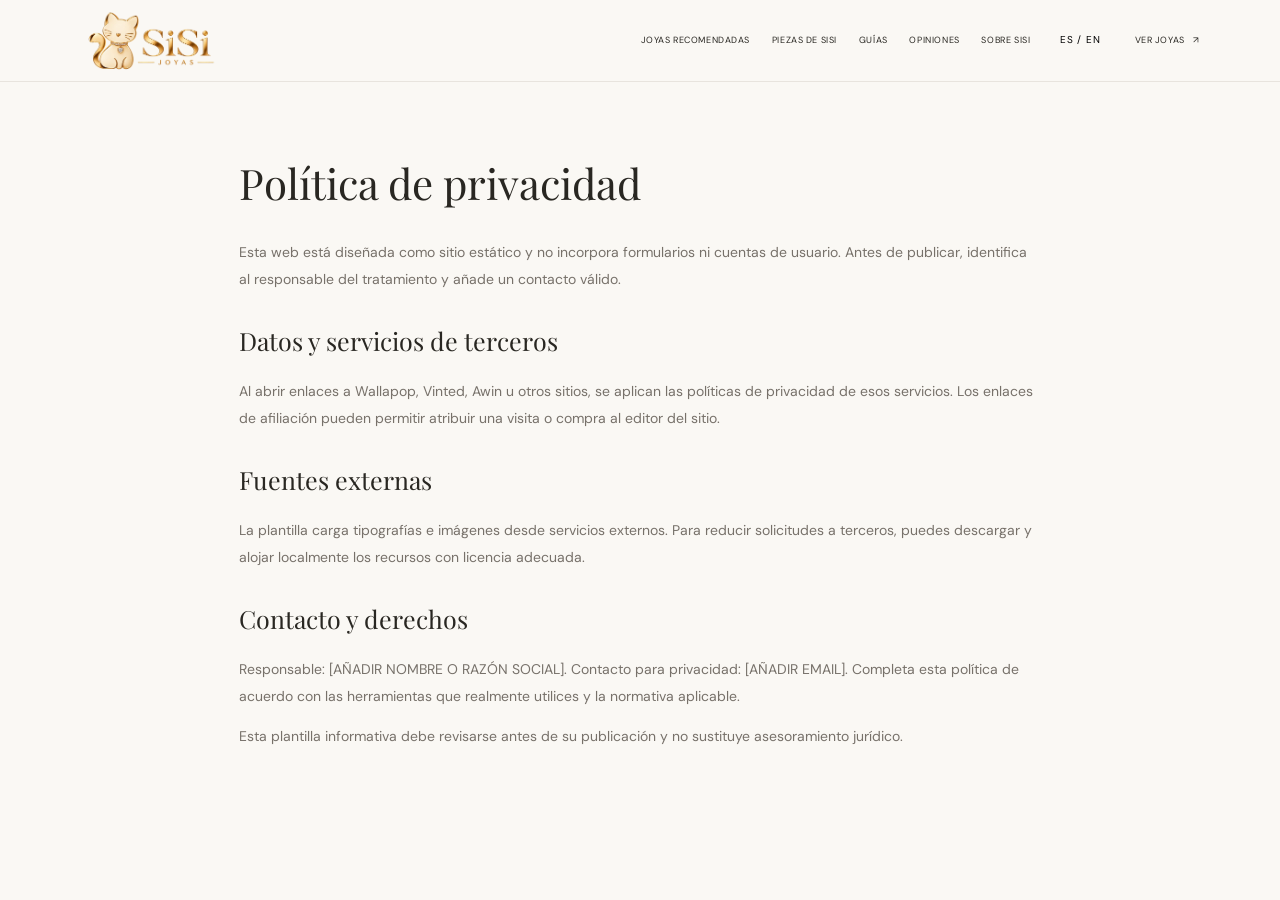
<file: privacy.html>
<!doctype html><html lang="es"><head><meta name="robots" content="noindex,follow"><meta charset="utf-8"><meta name="viewport" content="width=device-width,initial-scale=1"><title>Privacidad | Sisi</title><link rel="stylesheet" href="css/styles.css">
  <link rel="stylesheet" href="css/ux-redesign.css?v=20261024-1"></head><body>  <header class="site-header">
    <a class="brand" href="index.html" aria-label="Sisi Joyas — inicio"><img src="assets/sisi-logo-horizontal-600.webp" alt="Sisi Joyas" width="138" height="78"></a>
    <nav class="desktop-nav" id="primary-navigation" aria-label="Navegación principal">
      <a href="index.html#catalog" data-i18n="nav_shop">Joyas recomendadas</a>
      <a href="piezas-de-sisi.html" data-i18n="nav_own">Piezas de Sisi</a>
      <a href="blog.html" data-i18n="nav_journal">Guías</a>
      <a href="piezas-de-sisi.html#opiniones" data-i18n="nav_reviews">Opiniones</a>
      <a href="index.html#about" data-i18n="nav_story">Sobre Sisi</a>
    </nav>
    <div class="header-actions">
      <button id="lang-toggle" class="lang-toggle" type="button" aria-label="Cambiar idioma">ES / EN</button>
      <a class="bag-link" href="index.html#catalog"><span data-i18n="nav_discover">Ver joyas </span><span aria-hidden="true">↗</span></a>
      <button id="menu-toggle" class="menu-toggle" type="button" aria-label="Abrir menú" aria-controls="primary-navigation" aria-expanded="false">☰</button>
    </div>
  </header><main class="legal-content"><h1 style="font:42px var(--serif)">Política de privacidad</h1><p>Esta web está diseñada como sitio estático y no incorpora formularios ni cuentas de usuario. Antes de publicar, identifica al responsable del tratamiento y añade un contacto válido.</p><h2>Datos y servicios de terceros</h2><p>Al abrir enlaces a Wallapop, Vinted, Awin u otros sitios, se aplican las políticas de privacidad de esos servicios. Los enlaces de afiliación pueden permitir atribuir una visita o compra al editor del sitio.</p><h2>Fuentes externas</h2><p>La plantilla carga tipografías e imágenes desde servicios externos. Para reducir solicitudes a terceros, puedes descargar y alojar localmente los recursos con licencia adecuada.</p><h2>Contacto y derechos</h2><p>Responsable: [AÑADIR NOMBRE O RAZÓN SOCIAL]. Contacto para privacidad: [AÑADIR EMAIL]. Completa esta política de acuerdo con las herramientas que realmente utilices y la normativa aplicable.</p><p>Esta plantilla informativa debe revisarse antes de su publicación y no sustituye asesoramiento jurídico.</p></main>  <script src="js/main.js?v=20261024-1"></script>
</body></html>
</file>
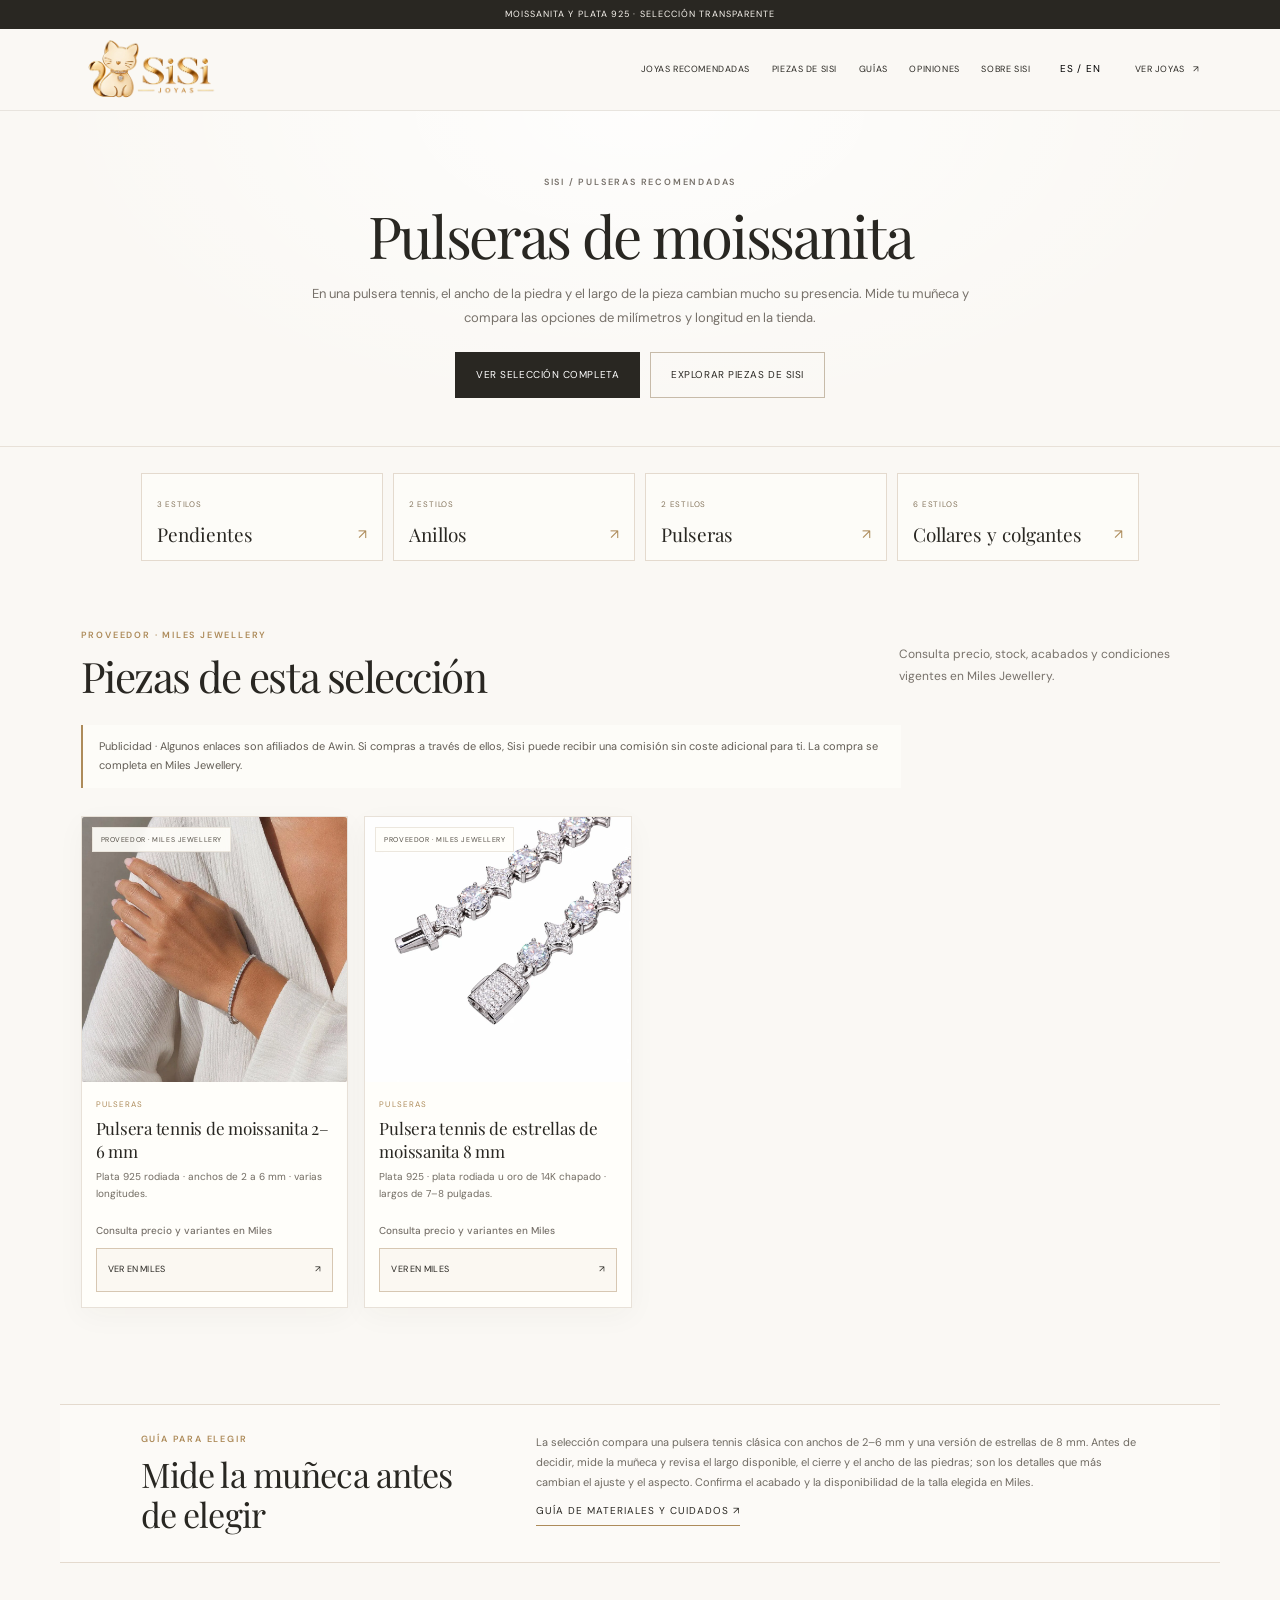
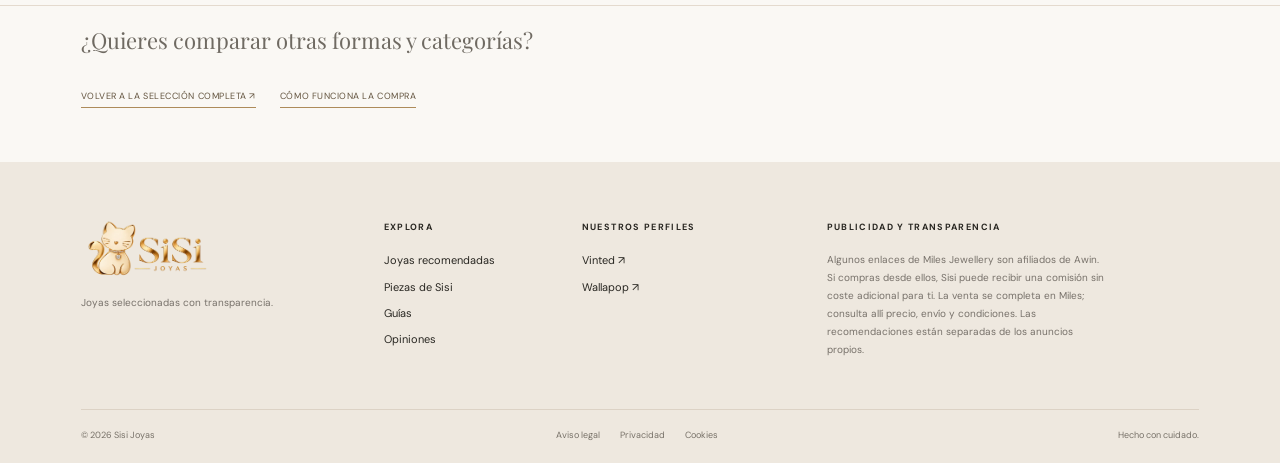
<file: pulseras-moissanita.html>
<!doctype html>
<html lang="es">
<head>
  <meta charset="utf-8">
  <meta name="viewport" content="width=device-width, initial-scale=1">
  <title>Pulseras de moissanita en plata 925 | Sisi Joyas</title>
  <meta name="description" content="Descubre pulseras tennis de moissanita en plata 925. Comprueba ancho, largo y acabado en la ficha actual de Miles Jewellery.">
  <meta name="theme-color" content="#faf8f4">
  <meta name="robots" content="index,follow">
  <link rel="canonical" href="https://sisijoyas.store/pulseras-moissanita.html">
  <link rel="icon" href="assets/sisi-favicon.png" type="image/png">
  <link rel="preconnect" href="https://fonts.googleapis.com">
  <link rel="preconnect" href="https://fonts.gstatic.com" crossorigin>
  <link rel="stylesheet" href="css/styles.css">
  <link rel="stylesheet" href="css/affiliate-refresh.css?v=20261024-1">
  <link rel="stylesheet" href="css/ux-redesign.css?v=20261024-1">
  <meta property="og:type" content="website">
  <meta property="og:site_name" content="Sisi Joyas">
  <meta property="og:title" content="Pulseras de moissanita en plata 925 | Sisi Joyas">
  <meta property="og:description" content="Descubre pulseras tennis de moissanita en plata 925. Comprueba ancho, largo y acabado en la ficha actual de Miles Jewellery.">
  <meta property="og:url" content="https://sisijoyas.store/pulseras-moissanita.html">
  <meta property="og:image" content="https://sisijoyas.store/assets/products/miles-tennis-bracelet.webp">
  <meta name="twitter:card" content="summary_large_image">
  <meta name="twitter:title" content="Pulseras de moissanita en plata 925 | Sisi Joyas">
  <meta name="twitter:description" content="Descubre pulseras tennis de moissanita en plata 925. Comprueba ancho, largo y acabado en la ficha actual de Miles Jewellery.">
  <meta name="twitter:image" content="https://sisijoyas.store/assets/products/miles-tennis-bracelet.webp">
</head>
<body>
  <div class="announcement" data-i18n="announcement">Moissanita y plata 925 · selección transparente</div>
  <header class="site-header">
    <a class="brand" href="index.html" aria-label="Sisi Joyas — inicio"><img src="assets/sisi-logo-horizontal-600.webp" alt="Sisi Joyas" width="138" height="78"></a>
    <nav class="desktop-nav" id="primary-navigation" aria-label="Navegación principal">
      <a href="index.html#catalog" data-i18n="nav_shop">Joyas recomendadas</a>
      <a href="piezas-de-sisi.html" data-i18n="nav_own">Piezas de Sisi</a>
      <a href="blog.html" data-i18n="nav_journal">Guías</a>
      <a href="piezas-de-sisi.html#opiniones" data-i18n="nav_reviews">Opiniones</a>
      <a href="index.html#about" data-i18n="nav_story">Sobre Sisi</a>
    </nav>
    <div class="header-actions">
      <button id="lang-toggle" class="lang-toggle" type="button" aria-label="Cambiar idioma">ES / EN</button>
      <a class="bag-link" href="index.html#catalog"><span data-i18n="nav_discover">Ver joyas </span><span aria-hidden="true">↗</span></a>
      <button id="menu-toggle" class="menu-toggle" type="button" aria-label="Abrir menú" aria-controls="primary-navigation" aria-expanded="false">☰</button>
    </div>
  </header>
  <main>
    <section class="page-hero category-page-hero">
      <p class="eyebrow" data-i18n="category_page_bracelets_eyebrow">SISI / SELECCIÓN RECOMENDADA</p>
      <h1 data-i18n="category_page_bracelets_title">Pulseras de moissanita</h1>
      <p data-i18n="category_page_bracelets_intro">En una pulsera tennis, el ancho de la piedra y el largo de la pieza cambian mucho su presencia. Mide tu muñeca y compara las opciones de milímetros y longitud en la tienda.</p>
      <div class="page-hero-actions"><a class="button button-dark" href="index.html#catalog" data-i18n="category_page_cta">Ver selección completa</a><a class="button button-outline" href="piezas-de-sisi.html" data-i18n="hero_own_cta">Explorar piezas de Sisi</a></div>
    </section>
    <nav class="category-landing-links category-page-links" aria-label="Explorar por categoría" data-i18n-aria-label="category_nav_aria">
      <a class="category-tile" href="pendientes-moissanita.html"><span class="category-tile-count" data-i18n="category_count_earrings">3 estilos</span><strong data-i18n="filter_earrings">Pendientes</strong><span aria-hidden="true">↗</span></a>
      <a class="category-tile" href="anillos-moissanita.html"><span class="category-tile-count" data-i18n="category_count_rings">2 estilos</span><strong data-i18n="filter_rings">Anillos</strong><span aria-hidden="true">↗</span></a>
      <a class="category-tile" href="pulseras-moissanita.html"><span class="category-tile-count" data-i18n="category_count_bracelets">2 estilos</span><strong data-i18n="filter_bracelets">Pulseras</strong><span aria-hidden="true">↗</span></a>
      <a class="category-tile" href="collares-colgantes-moissanita.html"><span class="category-tile-count" data-i18n="category_count_pendants">6 estilos</span><strong data-i18n="filter_pendants">Collares y colgantes</strong><span aria-hidden="true">↗</span></a>
    </nav>
    <section class="section category-products" aria-labelledby="category-products-title">
      <div class="section-heading"><div><p class="eyebrow" data-i18n="affiliate_product_tag">Proveedor · Miles Jewellery</p><h2 id="category-products-title" data-i18n="category_page_products_title">Piezas de esta selección</h2></div><p data-i18n="category_page_price_note">Consulta precio, stock, acabados y condiciones vigentes en Miles Jewellery.</p></div>
      <p class="affiliate-disclosure" data-i18n="affiliate_inline">Publicidad · Algunos enlaces son afiliados de Awin. Si compras a través de ellos, Sisi puede recibir una comisión sin coste adicional para ti. La compra se realiza en Miles Jewellery.</p>
      <div class="product-grid"><article class="product-card" data-affiliate-card data-product-id="miles-tennis-bracelet" data-category="bracelets">
          <a class="product-image" data-affiliate-link href="https://www.awin1.com/cread.php?awinmid=129311&amp;awinaffid=3099234&amp;ued=https%3A%2F%2Fmilesjewellery.com%2Fproducts%2F2-6mm-moissanite-tennis-bracelet" target="_blank" rel="sponsored nofollow noopener noreferrer" aria-label="Ver pulsera tennis de moissanita en Miles Jewellery">
            <img src="assets/products/miles-tennis-bracelet.webp" width="1000" height="1000" alt="Pulsera tennis de moissanita de Miles Jewellery, fotografiada en una muñeca" data-alt-es="Pulsera tennis de moissanita de Miles Jewellery, fotografiada en una muñeca" data-alt-en="Miles Jewellery moissanite tennis bracelet worn on a wrist" loading="lazy" decoding="async">
            <span class="product-tag" data-i18n="affiliate_product_tag">Proveedor · Miles Jewellery</span>
          </a>
          <div class="product-info">
            <span class="product-category" data-i18n="category_bracelets">Pulseras</span>
            <h3 data-i18n="product_tennis_name">Pulsera tennis de moissanita 2–6 mm</h3>
            <p class="product-desc" data-i18n="product_tennis_specs">Plata 925 rodiada · anchos de 2 a 6 mm · varias longitudes.</p>
            <div class="product-bottom"><span class="product-price" data-i18n="price_at_shop">Precio y opciones en tienda</span><a class="product-buy" data-affiliate-link href="https://www.awin1.com/cread.php?awinmid=129311&amp;awinaffid=3099234&amp;ued=https%3A%2F%2Fmilesjewellery.com%2Fproducts%2F2-6mm-moissanite-tennis-bracelet" target="_blank" rel="sponsored nofollow noopener noreferrer"><span data-i18n="product_cta">Ver en Miles</span><span aria-hidden="true">↗</span></a></div>
          </div>
        </article><article class="product-card" data-affiliate-card data-product-id="miles-bracelet-star-8mm" data-category="bracelets">
          <a class="product-image" data-affiliate-link href="https://www.awin1.com/cread.php?awinmid=129311&amp;awinaffid=3099234&amp;ued=https%3A%2F%2Fmilesjewellery.com%2Fproducts%2F8mm-moissanite-star-tennis-bracelet" target="_blank" rel="sponsored nofollow noopener noreferrer" aria-label="Ver pulsera de estrellas de moissanita de 8 mm en Miles Jewellery">
            <img src="assets/products/miles-star-bracelet-8mm.webp" width="1000" height="1000" alt="Pulsera tennis de moissanita con eslabones de estrella" data-alt-es="Pulsera tennis de moissanita con eslabones de estrella" data-alt-en="Moissanite tennis bracelet with star-shaped links" loading="lazy" decoding="async">
            <span class="product-tag" data-i18n="affiliate_product_tag">Proveedor · Miles Jewellery</span>
          </a>
          <div class="product-info">
            <span class="product-category" data-i18n="category_bracelets">Pulseras</span>
            <h3 data-i18n="product_star_bracelet_name">Pulsera de estrellas de moissanita</h3>
            <p class="product-desc" data-i18n="product_star_bracelet_specs">Plata 925 · ancho de 8 mm · plata rodiada u oro de 14K chapado.</p>
            <div class="product-bottom"><span class="product-price" data-i18n="price_at_shop">Precio y opciones en tienda</span><a class="product-buy" data-affiliate-link href="https://www.awin1.com/cread.php?awinmid=129311&amp;awinaffid=3099234&amp;ued=https%3A%2F%2Fmilesjewellery.com%2Fproducts%2F8mm-moissanite-star-tennis-bracelet" target="_blank" rel="sponsored nofollow noopener noreferrer"><span data-i18n="product_cta">Ver en Miles</span><span aria-hidden="true">↗</span></a></div>
          </div>
        </article></div>
    </section>
    <section class="category-guide" aria-labelledby="category-guide-title">
      <div class="category-guide-heading"><p class="eyebrow" data-i18n="category_guide_eyebrow">GUÍA PARA ELEGIR</p><h2 id="category-guide-title" data-i18n="category_bracelets_guide_title">Mide la muñeca antes de elegir</h2></div>
      <div class="category-guide-copy"><p data-i18n="category_bracelets_guide_text">La selección compara una pulsera tennis clásica con anchos de 2–6 mm y una versión de estrellas de 8 mm. Antes de decidir, mide la muñeca y revisa el largo disponible, el cierre y el ancho de las piedras; son los detalles que más cambian el ajuste y el aspecto. Confirma el acabado y la disponibilidad de la talla elegida en Miles.</p><a class="text-link" href="blog-care.html" data-i18n="category_guide_link">Guía de materiales y cuidados ↗</a></div>
    </section>
    <section class="category-bottom-cta"><p data-i18n="category_page_question">¿Quieres comparar otras formas y categorías?</p><a class="text-link" href="index.html#catalog" data-i18n="category_page_all_link">Volver a la selección completa ↗</a><a class="text-link" href="index.html#como-funciona" data-i18n="faq_title">Cómo funciona la compra</a></section>
  </main>
  <footer class="site-footer">
    <div class="footer-main">
      <div><img class="footer-brand" src="assets/sisi-logo-horizontal-600.webp" alt="Sisi Joyas" width="138" height="78" loading="lazy"><p data-i18n="footer_tagline">Joyería elegida con intención.</p></div>
      <div><h4 data-i18n="footer_explore">Explora</h4><a href="index.html#catalog" data-i18n="nav_shop">Joyas recomendadas</a><a href="piezas-de-sisi.html" data-i18n="nav_own">Piezas de Sisi</a><a href="blog.html" data-i18n="nav_journal">Guías</a><a href="piezas-de-sisi.html#opiniones" data-i18n="nav_reviews">Opiniones</a></div>
      <div><h4 data-i18n="footer_market">Nuestros perfiles</h4><a href="https://www.vinted.es/member/230400884-sisijoyas" target="_blank" rel="noopener noreferrer">Vinted ↗</a><a href="https://www.wallapop.com/user/luisa-27041122?_pid=wi&amp;_uid=27041122" target="_blank" rel="noopener noreferrer">Wallapop ↗</a></div>
      <div class="affiliate-note"><h4 data-i18n="affiliate_title">Publicidad y transparencia</h4><p data-i18n="affiliate_text">Algunos enlaces de Miles Jewellery son enlaces afiliados de Awin. Si compras desde ellos, Sisi puede recibir una comisión sin coste adicional para ti. La compra se completa en Miles; consulta allí las condiciones.</p></div>
    </div>
    <div class="footer-bottom"><span>© <span id="year">2026</span> Sisi Joyas</span><div><a href="legal.html" data-i18n="legal_notice">Aviso legal</a><a href="privacy.html" data-i18n="privacy">Privacidad</a><a href="cookies.html" data-i18n="cookies">Cookies</a></div><span data-i18n="footer_made">Hecho con cuidado.</span></div>
  </footer>
  <script src="js/products.js"></script>
  <script src="js/main.js?v=20261024-1"></script>
</body>
</html>
</file>
<file: css/styles.css>
@import url('https://fonts.googleapis.com/css2?family=DM+Sans:wght@400;500;600;700&family=Playfair+Display:ital,wght@0,400;0,500;0,600;1,400;1,500&display=swap');
:root{--paper:#f7f3ed;--white:#fffdf9;--ink:#262521;--muted:#77736c;--line:#ded8cf;--gold:#a58a60;--serif:'Playfair Display',Georgia,serif;--sans:'DM Sans',Arial,sans-serif}*{box-sizing:border-box}html{scroll-behavior:smooth}body{margin:0;background:var(--paper);color:var(--ink);font-family:var(--sans);font-size:14px;line-height:1.65}a{color:inherit;text-decoration:none}button,select{font:inherit}.announcement{background:#292822;color:#f9f5ef;text-align:center;padding:8px 16px;font-size:10px;letter-spacing:.14em;text-transform:uppercase}.site-header{height:82px;padding:0 6.3%;display:flex;align-items:center;justify-content:space-between;border-bottom:1px solid #e8e2d9;background:var(--paper);gap:24px}.brand img{display:block}.desktop-nav{display:flex;gap:38px;margin-left:70px}.desktop-nav a,.header-actions{font-size:11px;letter-spacing:.08em;text-transform:uppercase}.desktop-nav a:hover,.footer-main a:hover,.footer-bottom a:hover{color:var(--gold)}.header-actions{display:flex;align-items:center;gap:22px}.lang-toggle,.menu-toggle{border:0;background:none;cursor:pointer;font-size:10px;letter-spacing:.08em}.bag-link span{margin-left:8px}.menu-toggle{display:none}.hero{display:grid;grid-template-columns: .88fr 1.12fr;min-height:600px;padding:36px 6.3% 48px;gap:5.5%;align-items:center}.hero-copy{padding:35px 0 30px;max-width:480px}.eyebrow{font-size:9px;letter-spacing:.2em;text-transform:uppercase;color:var(--gold);font-weight:600}.hero h1,.section-heading h2,.editorial h2,.page-hero h1{font-family:var(--serif);font-weight:400;font-size:clamp(42px,5vw,68px);line-height:1.12;letter-spacing:-.04em;margin:22px 0}.hero h1 em,.editorial h2 em{font-weight:400;color:#a58a60}.hero-text{max-width:390px;color:#69655f;font-size:13px;line-height:1.9;margin:0 0 30px}.button{display:inline-flex;align-items:center;justify-content:center;gap:24px;padding:14px 20px;font-size:10px;letter-spacing:.1em;text-transform:uppercase;transition:.2s;border:1px solid var(--ink);min-height:46px}.button-dark{background:var(--ink);color:white}.button-dark:hover{background:var(--gold);border-color:var(--gold)}.hero-note{font-size:9px;color:#8a857d;margin-top:22px}.hero-art{height:510px;position:relative;background:#e9e1d6;overflow:hidden}.hero-art img,.editorial-image img{width:100%;height:100%;object-fit:cover;display:block}.hero-art img{object-position:center 55%}.image-caption{position:absolute;bottom:0;left:0;right:0;display:flex;justify-content:space-between;padding:15px 18px;background:linear-gradient(transparent,rgba(0,0,0,.42));color:white;font-size:9px;letter-spacing:.14em}.trust-strip{display:flex;align-items:center;justify-content:center;gap:36px;border-top:1px solid var(--line);border-bottom:1px solid var(--line);padding:17px 12px;font-size:9px;letter-spacing:.12em;text-transform:uppercase;color:#625e56}.trust-strip i{color:var(--gold);font-style:normal}.section{padding:95px 6.3%}.section-heading{display:flex;align-items:end;justify-content:space-between;gap:30px;margin-bottom:42px}.section-heading h2{font-size:47px;margin:10px 0 0}.section-heading>p{max-width:330px;color:var(--muted);font-size:12px}.filters{display:flex;justify-content:space-between;gap:20px;align-items:center;border-bottom:1px solid var(--line);padding-bottom:17px;margin-bottom:25px}.category-filters{display:flex;gap:7px;flex-wrap:wrap}.filter{border:1px solid transparent;background:transparent;padding:8px 14px;cursor:pointer;font-size:10px;color:#6c675f}.filter.active,.filter:hover{border-color:#c8bba9;color:var(--ink)}.price-filter{font-size:10px;color:var(--muted);display:flex;align-items:center;gap:10px}.price-filter select{background:transparent;border:1px solid var(--line);padding:8px;color:var(--ink)}.product-grid{display:grid;grid-template-columns:repeat(4,minmax(0,1fr));gap:36px 18px}.product-card{min-width:0}.product-image{position:relative;aspect-ratio: .82;background:#eee8df;overflow:hidden}.product-image img{width:100%;height:100%;object-fit:cover;transition:transform .5s;display:block}.product-card:hover .product-image img{transform:scale(1.035)}.product-tag{position:absolute;top:12px;left:12px;background:#f8f4ee;padding:6px 9px;font-size:8px;letter-spacing:.1em;text-transform:uppercase}.product-info{padding:14px 2px}.product-category{font-size:9px;text-transform:uppercase;letter-spacing:.14em;color:var(--gold)}.product-info h3{font-family:var(--serif);font-size:18px;font-weight:400;margin:4px 0 5px}.product-desc{font-size:10px;color:var(--muted);margin:0 0 12px}.product-bottom{display:flex;align-items:center;justify-content:space-between;gap:10px}.product-price{font-size:12px;font-weight:600}.product-buy{font-size:9px;letter-spacing:.08em;text-transform:uppercase;border-bottom:1px solid var(--gold);padding-bottom:3px}.empty-state{padding:45px;text-align:center;color:var(--muted)}.marketplace-cta{margin-top:70px;padding:32px 35px;border:1px solid var(--line);display:flex;align-items:center;justify-content:space-between;gap:25px}.marketplace-cta h3{font:400 27px var(--serif);margin:6px 0}.market-buttons{display:flex;gap:10px}.button-outline{border-color:#c7bba9}.button-outline:hover{background:var(--ink);color:white;border-color:var(--ink)}.editorial{display:grid;grid-template-columns:1fr 1fr;min-height:490px;background:#eee8df}.editorial-image{min-height:450px}.editorial-copy{padding:70px 12%;align-self:center}.editorial h2{font-size:49px;margin:20px 0}.editorial-copy>p:not(.eyebrow){color:var(--muted);max-width:390px;line-height:1.9}.text-link{display:inline-block;margin-top:18px;border-bottom:1px solid var(--gold);padding-bottom:6px;font-size:10px;letter-spacing:.1em;text-transform:uppercase}.text-link span{margin-left:15px}.quote-section{text-align:center;padding:80px 20px 85px}.quote-mark{font:80px var(--serif);height:55px;display:block;color:var(--gold)}.quote-section p{font:italic 28px var(--serif);margin:10px auto 22px}.site-footer{background:#eae4da;padding:50px 6.3% 20px}.footer-main{display:grid;grid-template-columns:1.15fr .7fr .9fr 1.6fr;gap:35px;padding-bottom:40px}.footer-main p{font-size:10px;color:var(--muted);max-width:280px}.footer-main h4{font-size:9px;text-transform:uppercase;letter-spacing:.15em;margin:8px 0 17px}.footer-main a{display:block;font-size:11px;margin:8px 0}.affiliate-note p{line-height:1.8}.footer-bottom{border-top:1px solid #d4ccc0;padding-top:18px;display:flex;justify-content:space-between;gap:20px;color:#777168;font-size:9px}.footer-bottom div{display:flex;gap:20px}.page-hero{padding:75px 8% 60px;text-align:center;border-bottom:1px solid var(--line)}.page-hero h1{font-size:54px}.page-hero p{max-width:620px;margin:auto;color:var(--muted)}.article-list{max-width:900px;margin:0 auto;padding:55px 24px 90px;display:grid;grid-template-columns:repeat(2,minmax(0,1fr));gap:25px}.article-card{background:var(--white);padding:28px}.article-card .eyebrow{margin-top:0}.article-card h2{font:400 27px var(--serif);line-height:1.25}.article-card p{color:var(--muted);font-size:12px}.article-card a{display:inline-block;border-bottom:1px solid var(--gold);font-size:10px;padding-bottom:4px}.article-body{max-width:760px;padding:50px 24px 90px;margin:auto}.article-body h2{font:400 30px var(--serif);margin-top:35px}.article-body p,.article-body li{color:#5f5b54;line-height:1.9}.affiliate-box{padding:22px;background:#eee8df;margin:30px 0}.legal-content{max-width:850px;margin:auto;padding:45px 24px 80px}.legal-content h2{font:400 25px var(--serif);margin-top:32px}.legal-content p,.legal-content li{color:var(--muted);line-height:1.9}.mobile-nav{display:none}
@media(max-width:900px){.site-header{padding:0 4%;height:72px}.desktop-nav{gap:18px;margin-left:0}.hero{padding:25px 4%;gap:4%;min-height:510px}.hero-art{height:430px}.section{padding:70px 4%}.product-grid{grid-template-columns:repeat(3,minmax(0,1fr))}.footer-main{grid-template-columns:repeat(2,1fr)}.editorial-copy{padding:45px 8%}}
@media(max-width:620px){.announcement{font-size:8px}.site-header{height:66px}.brand img{width:80px}.desktop-nav{display:none}.header-actions{gap:12px}.bag-link{display:none}.menu-toggle{display:block}.hero{grid-template-columns:1fr;padding:22px 0 0;gap:0}.hero-copy{padding:38px 7% 30px}.hero h1{font-size:49px}.hero-art{height:390px}.trust-strip{gap:12px;flex-wrap:wrap;font-size:8px}.section{padding:60px 5%}.section-heading{display:block;margin-bottom:28px}.section-heading h2{font-size:39px}.section-heading>p{margin-top:12px}.filters{align-items:flex-start;flex-direction:column}.product-grid{grid-template-columns:repeat(2,minmax(0,1fr));gap:24px 12px}.product-info h3{font-size:16px}.product-desc{min-height:30px}.product-bottom{align-items:flex-start;flex-direction:column}.marketplace-cta{padding:24px;align-items:flex-start;flex-direction:column;margin-top:45px}.editorial{grid-template-columns:1fr}.editorial-image{min-height:300px;height:300px}.editorial-copy{padding:45px 7% 55px}.editorial h2{font-size:43px}.quote-section{padding:65px 20px}.quote-section p{font-size:24px}.site-footer{padding:40px 5% 20px}.footer-main{grid-template-columns:1fr 1fr;gap:22px}.affiliate-note{grid-column:1/-1}.footer-bottom{flex-direction:column;gap:12px}.footer-bottom div{flex-wrap:wrap;gap:14px}.page-hero{padding:55px 6%}.page-hero h1{font-size:42px}.article-list{grid-template-columns:1fr;padding:30px 5% 60px}.article-body{padding:35px 6% 65px}}

/* SISI EDITORIAL REFRESH — movimiento sutil, luz natural y menos artificio */
:root{--paper:#faf8f4;--white:#fffefa;--ink:#24221f;--muted:#77716a;--line:#e8e1d8;--gold:#ad8b5a;--serif:'Playfair Display',Georgia,serif;--sans:'DM Sans',Arial,sans-serif}
body{background:var(--paper)}
.announcement{background:#292722;padding:7px 16px;font-size:9px;letter-spacing:.12em}
.site-header{position:relative;z-index:5;background:rgba(250,248,244,.94);backdrop-filter:blur(12px);border-bottom-color:rgba(120,104,84,.14)}
.hero{position:relative;isolation:isolate;overflow:hidden;background:radial-gradient(ellipse at 75% 18%,rgba(255,255,255,.96) 0,rgba(255,255,255,.25) 27%,transparent 49%),linear-gradient(115deg,#faf8f4 0%,#f5f0e8 48%,#e9e0d4 100%);padding-top:48px;padding-bottom:58px}
.hero:before{content:"";position:absolute;z-index:-1;inset:-20%;pointer-events:none;background:linear-gradient(112deg,transparent 35%,rgba(255,255,255,.42) 46%,transparent 55%),radial-gradient(ellipse at 88% 75%,rgba(255,255,255,.55),transparent 35%);transform:translateX(-12%);animation:sisi-light-drift 18s ease-in-out infinite alternate}
.hero:after{content:"";position:absolute;z-index:-1;right:2.5%;top:8%;width:150px;height:150px;border-radius:50%;background:rgba(255,255,255,.28);filter:blur(36px);pointer-events:none}
@keyframes sisi-light-drift{from{transform:translate3d(-2%,0,0)}to{transform:translate3d(3%,1.5%,0)}}
.hero-copy{position:relative;z-index:1}.hero h1{font-size:clamp(45px,5.2vw,72px);line-height:1.07;letter-spacing:-.052em;margin:18px 0 20px}.hero h1 em{color:#a88658}.hero-text{font-size:14px;line-height:1.85;max-width:410px}.button{letter-spacing:.055em;font-size:10px}.button-dark{background:#292722;border-color:#292722}.button-dark:hover{background:#98784d;border-color:#98784d;transform:translateY(-1px)}
.hero-art{height:clamp(360px,42vw,540px);background:#e7dfd4;box-shadow:0 22px 60px rgba(75,61,43,.08)}.hero-art img{transition:transform 1.1s cubic-bezier(.2,.65,.3,1);object-position:center 52%}.hero-art:hover img{transform:scale(1.025)}.image-caption{background:linear-gradient(transparent,rgba(24,22,19,.36));font-size:8px}
.trust-strip{background:rgba(255,254,250,.72);border-color:#e9e2d9;padding:15px 12px}.trust-strip i{font-size:10px}
.section{padding-top:88px;padding-bottom:88px}.section-heading h2{letter-spacing:-.035em}.section-heading>p{line-height:1.9}.filters{border-bottom-color:#e7dfd5}.filter{border-radius:2px;transition:background .2s,border-color .2s}.filter.active,.filter:hover{background:#fffefa;border-color:#d9cbb8}.product-grid{gap:34px 20px}.product-image{background:linear-gradient(145deg,#f2ede5,#e8dfd4);border-radius:2px}.product-image img{transition:transform .7s cubic-bezier(.2,.65,.3,1),filter .7s}.product-card:hover .product-image img{transform:scale(1.035);filter:saturate(1.03)}.product-tag{background:rgba(255,254,250,.92);backdrop-filter:blur(6px)}.product-info h3{letter-spacing:-.015em}.product-buy{transition:color .2s}.product-buy:hover{color:#9a7545}
.marketplace-cta{background:rgba(255,254,250,.58);border-color:#e6ddd1}.button-outline:hover{background:#292722}.editorial{background:#f0ebe3}.editorial-image{position:relative;overflow:hidden}.editorial-image:after{content:"";position:absolute;inset:0;background:linear-gradient(90deg,transparent 65%,rgba(240,235,227,.18));pointer-events:none}.editorial-image img{transition:transform 1s}.editorial-image:hover img{transform:scale(1.025)}.editorial h2{letter-spacing:-.04em}.quote-section{background:#faf8f4}.quote-section p{letter-spacing:-.015em}.site-footer{background:#eee8df}.footer-bottom{border-top-color:#dcd2c5}
:focus-visible{outline:2px solid #ad8b5a;outline-offset:3px}
@media(max-width:620px){.hero{padding-top:10px;background:linear-gradient(160deg,#faf8f4 0%,#f2ece3 72%,#e9e0d4 100%)}.hero:before{animation-duration:24s}.hero-art{height:360px;box-shadow:none}.section{padding-top:58px;padding-bottom:58px}.product-grid{gap:22px 12px}.editorial-image:after{background:linear-gradient(0deg,rgba(240,235,227,.1),transparent 45%)}}
@media(prefers-reduced-motion:reduce){html{scroll-behavior:auto}*,*:before,*:after{animation-duration:.01ms!important;animation-iteration-count:1!important;transition-duration:.01ms!important}}
</file>
<file: css/affiliate-refresh.css>
/* Sisi affiliate edit: clear attribution, product-first photography and responsive cards. */
.brand img {
  display: block;
  width: 138px;
  height: auto;
  object-fit: contain;
}

.hero-art {
  border: 1px solid rgba(173, 139, 90, 0.14);
}

.hero-art img {
  object-position: 56% center;
}

.affiliate-disclosure {
  max-width: 820px;
  margin: -16px 0 28px;
  padding: 12px 16px;
  border-left: 2px solid var(--gold);
  background: rgba(255, 254, 250, 0.72);
  color: #625d55;
  font-size: 11px;
  line-height: 1.75;
}

.category-filters {
  gap: 8px;
}

.filter {
  padding: 9px 15px;
  border: 1px solid var(--line);
  background: rgba(255, 254, 250, 0.55);
  transition: color 180ms ease, background 180ms ease, border-color 180ms ease;
}

.filter.active,
.filter:hover {
  border-color: #c9b79f;
  background: var(--white);
  color: var(--ink);
}

.product-grid {
  grid-template-columns: repeat(4, minmax(0, 1fr));
  align-items: stretch;
  gap: 22px 16px;
}

.product-card {
  display: flex;
  min-width: 0;
  flex-direction: column;
  overflow: hidden;
  border: 1px solid #e8e1d8;
  background: var(--white);
  box-shadow: 0 8px 28px rgba(55, 43, 29, 0.035);
  transition: transform 220ms ease, box-shadow 220ms ease;
}

.product-card:hover {
  transform: translateY(-3px);
  box-shadow: 0 14px 34px rgba(55, 43, 29, 0.09);
}

.product-image {
  display: block;
  width: 100%;
  aspect-ratio: 1;
  background: #f0ede8;
}

.product-image img {
  display: block;
  width: 100%;
  height: 100%;
  object-fit: cover;
  transition: transform 500ms cubic-bezier(0.2, 0.65, 0.3, 1);
}

.product-tag {
  top: 10px;
  left: 10px;
  padding: 6px 8px;
  border: 1px solid rgba(232, 225, 216, 0.8);
  color: #514c43;
  font-size: 7px;
  letter-spacing: 0.08em;
}

.product-info {
  display: flex;
  flex: 1;
  flex-direction: column;
  padding: 15px 14px 16px;
}

.product-category {
  min-height: 1.5em;
  font-size: 8px;
}

.product-info h3 {
  min-height: 2.6em;
  margin: 6px 0;
  font-size: 16px;
  line-height: 1.3;
}

.product-desc {
  min-height: 4.8em;
  margin: 0 0 14px;
  color: #716b62;
  font-size: 10px;
  line-height: 1.7;
}

.product-bottom {
  display: flex;
  flex: 1;
  flex-direction: column;
  align-items: flex-start;
  justify-content: flex-end;
  gap: 11px;
}

.product-price {
  color: #77716a;
  font-size: 9px;
  font-weight: 500;
}

.product-buy {
  display: inline-flex;
  align-items: center;
  justify-content: space-between;
  gap: 10px;
  padding: 9px 0 4px;
  border-bottom: 1px solid var(--gold);
  color: var(--ink);
  font-size: 8px;
  letter-spacing: 0.065em;
  transition: color 180ms ease, border-color 180ms ease;
}

.product-buy:hover {
  border-color: #8d6d43;
  color: #8d6d43;
}

.product-card[hidden] {
  display: none;
}

.catalog-guide {
  margin: 50px 0 0;
  padding: 30px;
  border: 1px solid var(--line);
  background: var(--white);
}

.catalog-guide h3 {
  margin: 7px 0 22px;
  font: 400 clamp(25px, 3vw, 34px)/1.2 var(--serif);
}

.catalog-guide-grid {
  display: grid;
  grid-template-columns: repeat(3, minmax(0, 1fr));
  gap: 24px;
}

.catalog-guide-grid article {
  padding-top: 13px;
  border-top: 1px solid var(--line);
}

.catalog-guide-grid h4 {
  margin: 0 0 7px;
  font: 400 19px/1.35 var(--serif);
}

.catalog-guide-grid p {
  margin: 0 0 10px;
  color: var(--muted);
  font-size: 11px;
  line-height: 1.8;
}

.catalog-guide-grid a {
  border-bottom: 1px solid var(--gold);
  font-size: 9px;
  letter-spacing: 0.04em;
}

.marketplace-cta {
  align-items: center;
  background: rgba(255, 254, 250, 0.7);
}

.marketplace-copy > p:not(.eyebrow) {
  max-width: 480px;
  margin: 8px 0 0;
  color: var(--muted);
  font-size: 11px;
  line-height: 1.8;
}

.market-buttons .button {
  gap: 14px;
}

.footer-brand {
  display: block;
  width: 130px;
  height: auto;
}

@media (max-width: 1120px) {
  .product-grid {
    grid-template-columns: repeat(3, minmax(0, 1fr));
  }
}

@media (max-width: 760px) {
  .site-header {
    position: relative;
  }

  .desktop-nav {
    display: none;
  }

  .desktop-nav.is-open {
    position: absolute;
    z-index: 10;
    top: 100%;
    right: 0;
    left: 0;
    display: flex;
    flex-direction: column;
    gap: 16px;
    margin: 0;
    padding: 22px 6%;
    border-bottom: 1px solid var(--line);
    background: var(--paper);
    box-shadow: 0 14px 24px rgba(40, 34, 28, 0.08);
  }

  .desktop-nav.is-open a {
    padding: 6px 0;
  }

  .menu-toggle {
    display: inline-block;
    min-width: 32px;
    min-height: 32px;
  }

  .header-actions {
    gap: 12px;
  }

  .bag-link {
    display: none;
  }

  .brand img {
    width: 98px;
  }

  .catalog-guide {
    padding: 24px 20px;
  }

  .catalog-guide-grid {
    grid-template-columns: 1fr;
    gap: 17px;
  }

  .product-grid {
    grid-template-columns: repeat(2, minmax(0, 1fr));
    gap: 18px 12px;
  }

  .product-info {
    padding: 13px 11px 14px;
  }

  .product-info h3 {
    font-size: 15px;
  }

  .product-desc {
    min-height: 5.6em;
    font-size: 9px;
  }

  .product-buy {
    font-size: 7.5px;
  }

  .market-buttons {
    flex-wrap: wrap;
  }
}

@media (max-width: 370px) {
  .product-grid {
    grid-template-columns: 1fr;
  }
}

@media (prefers-reduced-motion: reduce) {
  .product-card,
  .product-image img,
  .filter,
  .product-buy {
    transition: none;
  }
}


/* Catálogo ampliado y asistente local de compra */
.catalog-tools {
  align-items: end;
}

.catalog-search {
  display: grid;
  gap: 6px;
  width: min(310px, 100%);
  color: var(--muted);
  font-size: 9px;
  letter-spacing: .08em;
  text-transform: uppercase;
}

.catalog-search input,
.assistant-form input {
  width: 100%;
  min-height: 42px;
  border: 1px solid var(--line);
  border-radius: 2px;
  background: var(--white);
  padding: 10px 12px;
  color: var(--ink);
  font: 400 12px/1.4 var(--sans);
  letter-spacing: normal;
  text-transform: none;
}

.catalog-search input:focus,
.assistant-form input:focus {
  outline: 2px solid rgba(173, 139, 90, .45);
  outline-offset: 2px;
}

.catalog-count {
  margin: -11px 0 18px;
  color: var(--muted);
  font-size: 10px;
}

.catalog-assistant {
  display: grid;
  grid-template-columns: minmax(0, .9fr) minmax(0, 1.1fr);
  gap: 14px 32px;
  margin: 46px 0 0;
  padding: 30px;
  border: 1px solid var(--line);
  background: linear-gradient(135deg, rgba(255,254,250,.92), rgba(241,235,225,.72));
}

.assistant-heading h3 {
  margin: 7px 0 8px;
  font: 400 clamp(24px, 3vw, 32px)/1.2 var(--serif);
  letter-spacing: -.02em;
}

.assistant-heading > p:last-child,
.assistant-privacy {
  margin: 0;
  color: var(--muted);
  font-size: 11px;
  line-height: 1.75;
}

.assistant-form {
  display: grid;
  grid-template-columns: minmax(0, 1fr) auto;
  align-items: end;
  gap: 10px;
}

.assistant-form label {
  grid-column: 1 / -1;
  color: #625d55;
  font-size: 9px;
  letter-spacing: .08em;
  text-transform: uppercase;
}

.assistant-form input {
  min-height: 46px;
}

.assistant-form .button {
  min-height: 46px;
  padding: 12px 16px;
  cursor: pointer;
}

.assistant-prompts {
  display: flex;
  flex-wrap: wrap;
  gap: 7px;
  grid-column: 2;
}

.assistant-prompts button {
  min-height: 32px;
  border: 1px solid #d9cbb8;
  border-radius: 999px;
  background: rgba(255,254,250,.75);
  padding: 6px 11px;
  color: #625d55;
  cursor: pointer;
  font-size: 9px;
  transition: background .18s ease, color .18s ease, border-color .18s ease;
}

.assistant-prompts button:hover {
  border-color: var(--gold);
  background: var(--white);
  color: var(--ink);
}

.assistant-response {
  grid-column: 1 / -1;
  min-height: 54px;
  border-top: 1px solid rgba(173, 139, 90, .22);
  padding-top: 16px;
}

.assistant-response-text {
  max-width: 780px;
  margin: 0 0 13px;
  color: #5f5a52;
  font-size: 11px;
  line-height: 1.8;
}

.assistant-recommendations {
  display: grid;
  grid-template-columns: repeat(3, minmax(0, 1fr));
  gap: 10px;
  margin: 12px 0;
}

.assistant-product {
  display: grid;
  grid-template-columns: 58px minmax(0, 1fr);
  align-items: center;
  column-gap: 10px;
  padding: 7px;
  border: 1px solid #e7dfd5;
  background: rgba(255,254,250,.8);
  font: 400 11px/1.45 var(--serif);
}

.assistant-product img {
  grid-row: span 2;
  width: 58px;
  height: 58px;
  object-fit: cover;
}

.assistant-product small {
  color: #8b7049;
  font: 500 8px/1.4 var(--sans);
}

.assistant-guide-link {
  display: inline-block;
  margin: 4px 12px 3px 0;
  border-bottom: 1px solid var(--gold);
  padding-bottom: 3px;
  color: #5e513f;
  font-size: 9px;
}

.assistant-privacy {
  grid-column: 1 / -1;
  font-size: 9px;
}

@media (max-width: 760px) {
  .catalog-tools {
    align-items: stretch;
  }

  .catalog-search {
    width: 100%;
  }

  .catalog-assistant {
    grid-template-columns: 1fr;
    gap: 17px;
    margin-top: 34px;
    padding: 22px 18px;
  }

  .assistant-prompts {
    grid-column: 1;
  }

  .assistant-recommendations {
    grid-template-columns: 1fr;
  }

  .assistant-product {
    grid-template-columns: 62px minmax(0, 1fr);
  }

  .assistant-product img {
    width: 62px;
    height: 62px;
  }
}

@media (max-width: 390px) {
  .assistant-form {
    grid-template-columns: 1fr;
  }

  .assistant-form label {
    grid-column: 1;
  }

  .assistant-form .button {
    justify-self: start;
  }
}


/* Vitrina separada de anuncios propios de Vinted y Wallapop */
.own-listings-section {
  border-top: 1px solid var(--line);
  padding-top: 64px;
}

.own-listings-heading {
  margin-bottom: 17px;
}

.own-listings-note {
  max-width: 900px;
  margin: 0 0 24px;
  border-left: 2px solid var(--gold);
  padding: 3px 0 3px 12px;
  color: var(--muted);
  font-size: 10px;
  line-height: 1.75;
}

.own-listing-grid {
  display: grid;
  grid-template-columns: repeat(4, minmax(0, 1fr));
  gap: 22px 16px;
}

.own-listing-card {
  min-width: 0;
  overflow: hidden;
  border: 1px solid var(--line);
  background: var(--white);
  box-shadow: 0 5px 20px rgba(45, 38, 29, .035);
}

.own-listing-image {
  position: relative;
  display: block;
  overflow: hidden;
  aspect-ratio: 4 / 5;
  background: #f0ede8;
}

.own-listing-image img {
  display: block;
  width: 100%;
  height: 100%;
  object-fit: cover;
  transition: transform .4s ease;
}

.own-listing-image--contain img { object-fit: contain; }

.own-listing-card:hover .own-listing-image img {
  transform: scale(1.025);
}

.own-listing-badge {
  position: absolute;
  top: 11px;
  left: 11px;
  max-width: calc(100% - 22px);
  background: rgba(255, 254, 250, .92);
  padding: 7px 9px;
  color: #62533f;
  font-size: 8px;
  letter-spacing: .075em;
  text-transform: uppercase;
}

.own-listing-info {
  display: flex;
  min-height: 205px;
  flex-direction: column;
  padding: 15px 14px 13px;
}

.own-listing-label {
  display: flex;
  align-items: center;
  justify-content: space-between;
  gap: 8px;
}

.own-listing-label .product-category {
  margin: 0;
}

.own-listing-source {
  flex: 0 0 auto;
  color: #8b7049;
  font-size: 8px;
  font-weight: 600;
  letter-spacing: .06em;
  text-transform: uppercase;
}

.own-listing-info h3 {
  margin: 9px 0 6px;
  color: var(--ink);
  font: 400 17px/1.28 var(--serif);
  letter-spacing: -.01em;
}

.own-listing-desc {
  margin: 0 0 14px;
  color: var(--muted);
  font-size: 10px;
  line-height: 1.65;
}

.own-listing-warning {
  border-left: 2px solid #a56d46;
  padding-left: 8px;
  color: #6d4b35;
}

.own-listing-buy {
  display: flex;
  min-height: 38px;
  align-items: center;
  justify-content: space-between;
  gap: 8px;
  margin-top: auto;
  border-top: 1px solid var(--line);
  padding-top: 10px;
  color: #5c4c37;
  font-size: 9px;
  font-weight: 600;
  letter-spacing: .02em;
}

.own-listing-buy:hover,
.own-listing-buy:focus-visible {
  color: #9a7545;
}

.own-listing-buy:focus-visible,
.own-listing-image:focus-visible {
  outline: 2px solid rgba(173, 139, 90, .65);
  outline-offset: 2px;
}

@media (max-width: 1120px) {
  .own-listing-grid {
    grid-template-columns: repeat(3, minmax(0, 1fr));
  }
}

@media (max-width: 760px) {
  .own-listings-section {
    padding-top: 44px;
  }

  .own-listing-grid {
    grid-template-columns: repeat(2, minmax(0, 1fr));
    gap: 17px 12px;
  }

  .own-listing-info {
    min-height: 220px;
    padding: 12px 10px;
  }

  .own-listing-info h3 {
    font-size: 15px;
  }

  .own-listing-desc {
    font-size: 9px;
  }
}

@media (max-width: 370px) {
  .own-listing-grid {
    grid-template-columns: 1fr;
  }

  .own-listing-info {
    min-height: 0;
    padding: 15px;
  }
}

@media (prefers-reduced-motion: reduce) {
  .own-listing-image img {
    transition: none;
  }
}


.own-listing-actions {
  display: grid;
  gap: 0;
  margin-top: auto;
  border-top: 1px solid var(--line);
}

.own-listing-actions .own-listing-buy {
  min-height: 34px;
  margin-top: 0;
  border-top: 0;
  padding-top: 7px;
}

.own-listing-actions .own-listing-buy + .own-listing-buy {
  border-top: 1px solid rgba(173, 139, 90, .18);
}
</file>
<file: css/ux-redesign.css>
/* SiSi Joyas — conversion-focused editorial layer. Keeps the warm ivory, ink and gold identity. */
:root {
  --sisi-ink: #292722;
  --sisi-cream: #f5f0e8;
  --sisi-card: #fffefa;
  --sisi-gold: #ad8b5a;
  --sisi-line: #e4dace;
  --sisi-muted: #6f6a62;
}

html { scroll-padding-top: 22px; }
body { color: var(--sisi-ink); }

.site-header {
  gap: clamp(14px, 2vw, 28px);
}

.desktop-nav {
  align-items: center;
  justify-content: center;
  gap: clamp(12px, 1.7vw, 24px);
  margin-left: auto;
}

.desktop-nav a,
.header-actions {
  font-size: 9px;
  letter-spacing: .065em;
}

.desktop-nav a {
  min-height: 44px;
  display: inline-flex;
  align-items: center;
  white-space: nowrap;
}

.header-actions { flex: 0 0 auto; }
.lang-toggle { min-height: 44px; padding: 0 4px; }
.bag-link { white-space: nowrap; }

.hero-copy { max-width: 530px; }
.hero-text { max-width: 430px; }
.hero-actions {
  display: flex;
  flex-wrap: wrap;
  gap: 10px;
  align-items: center;
}
.hero-actions .button { min-height: 48px; }
.hero-actions .button-outline { background: rgba(255, 254, 250, .58); }
.hero-note { max-width: 370px; line-height: 1.7; }

.trust-strip {
  gap: clamp(14px, 3vw, 36px);
  font-size: 9px;
}

.review-proof {
  display: grid;
  grid-template-columns: 72px minmax(0, 1fr) auto;
  align-items: center;
  gap: 18px;
  max-width: 1240px;
  margin: 30px auto;
  padding: 22px 26px;
  border: 1px solid var(--sisi-line);
  background: linear-gradient(110deg, rgba(255, 254, 250, .96), rgba(241, 235, 225, .68));
}

.review-proof-mark {
  display: grid;
  place-items: center;
  width: 64px;
  height: 64px;
  border: 1px solid rgba(173, 139, 90, .42);
  border-radius: 50%;
  color: #8a6d43;
  font: 400 25px/1 var(--serif);
}

.review-proof-copy .eyebrow { margin: 0 0 4px; }
.review-proof-copy h2 {
  margin: 0 0 5px;
  font: 400 clamp(20px, 2.5vw, 27px)/1.25 var(--serif);
  letter-spacing: -.02em;
}
.review-proof-copy > p:not(.eyebrow) {
  max-width: 720px;
  margin: 0;
  color: var(--sisi-muted);
  font-size: 11px;
  line-height: 1.65;
}
.review-proof-copy .review-date {
  margin-top: 5px !important;
  color: #8a8379 !important;
  font-size: 9px !important;
}
.review-source { color: #8a6d43; }
.review-proof > .button,
.review-proof > .text-link { white-space: nowrap; }
.review-proof > .button { min-height: 46px; }
.review-proof-home { margin-inline: 6.3%; }

.category-browse { margin: 28px 0 30px; }
.category-browse-heading {
  display: flex;
  align-items: center;
  justify-content: space-between;
  gap: 14px;
  margin-bottom: 12px;
}
.category-browse-heading .eyebrow { margin: 0; }
.category-browse-heading > a,
.category-bottom-cta > a {
  border-bottom: 1px solid var(--sisi-gold);
  padding-bottom: 3px;
  color: #63543f;
  font-size: 9px;
  letter-spacing: .06em;
  text-transform: uppercase;
}

.category-landing-links {
  display: grid;
  grid-template-columns: repeat(4, minmax(0, 1fr));
  gap: 10px;
}

.category-tile {
  position: relative;
  display: grid;
  grid-template-columns: minmax(0, 1fr) 20px;
  align-items: end;
  gap: 2px 8px;
  min-height: 88px;
  padding: 14px 15px;
  border: 1px solid var(--sisi-line);
  background: rgba(255, 254, 250, .72);
  transition: border-color .18s ease, background .18s ease, transform .18s ease;
}

.category-tile:hover,
.category-tile:focus-visible {
  border-color: #c9b08d;
  background: var(--sisi-card);
  transform: translateY(-2px);
}

.category-tile-count {
  grid-column: 1 / -1;
  color: #86765e;
  font-size: 8px;
  letter-spacing: .1em;
  text-transform: uppercase;
}

.category-tile strong {
  font: 400 clamp(15px, 1.7vw, 19px)/1.2 var(--serif);
}
.category-tile > span:last-child { justify-self: end; color: var(--sisi-gold); }

.category-page-links {
  max-width: 1160px;
  margin: 26px auto 0;
  padding: 0 6.3%;
}

.category-page-hero,
.own-page-hero {
  padding-top: 64px;
  padding-bottom: 48px;
  background: radial-gradient(ellipse at 50% 0, rgba(255, 255, 255, .8), transparent 66%);
}
.category-page-hero h1,
.own-page-hero h1 {
  max-width: 900px;
  margin: 13px auto 14px;
  font-size: clamp(38px, 5vw, 58px);
}
.category-page-hero > p:not(.eyebrow),
.own-page-hero > p:not(.eyebrow) {
  max-width: 710px;
  font-size: 13px;
  line-height: 1.85;
}
.page-hero-actions {
  display: flex;
  flex-wrap: wrap;
  justify-content: center;
  gap: 10px;
  margin-top: 22px;
}
.page-hero-actions .button { min-height: 46px; }
.category-products { padding-top: 58px; }
.category-products .section-heading { margin-bottom: 25px; }
.category-products .section-heading h2 { font-size: clamp(30px, 3.5vw, 42px); }
.category-products .section-heading > p { max-width: 300px; }
.category-products .affiliate-disclosure { margin-top: 0; }
.category-products .product-grid { margin-top: 22px; }
.category-guide {
  display: grid;
  grid-template-columns: minmax(220px, .72fr) minmax(0, 1.28fr);
  align-items: start;
  gap: 26px 56px;
  max-width: 1160px;
  margin: 8px auto 42px;
  padding: 27px 6.3%;
  border-top: 1px solid var(--sisi-line);
  border-bottom: 1px solid var(--sisi-line);
  background: rgba(255, 254, 250, .55);
}
.category-guide-heading .eyebrow { margin: 0 0 7px; }
.category-guide-heading h2 {
  margin: 0;
  font: 400 clamp(24px, 3vw, 34px)/1.2 var(--serif);
  letter-spacing: -.025em;
}
.category-guide-copy p { margin: 0; color: var(--sisi-muted); font-size: 11px; line-height: 1.85; }
.category-guide-copy .text-link { margin-top: 10px; }
.category-bottom-cta {
  display: flex;
  flex-wrap: wrap;
  align-items: baseline;
  gap: 16px 24px;
  padding: 20px 6.3% 54px;
  border-top: 1px solid var(--sisi-line);
}
.category-bottom-cta p { flex-basis: 100%; margin: 0; color: var(--sisi-muted); font: 400 22px/1.3 var(--serif); }

.catalog-tools { align-items: end; }
.category-filters { gap: 7px; }
.filter {
  min-height: 42px;
  padding: 9px 14px;
  border-color: #ded4c7;
  border-radius: 2px;
  background: rgba(255, 254, 250, .7);
  font-size: 9px;
}
.filter.active,
.filter.active:hover {
  border-color: var(--sisi-ink);
  background: var(--sisi-ink);
  color: #fffefa;
}
.filter:hover { background: #fffefa; }
.catalog-search input { min-height: 46px; }
.catalog-count { margin-top: -8px; font-size: 10px; }
.catalog-full-link {
  display: flex;
  flex-wrap: wrap;
  align-items: baseline;
  gap: 6px 12px;
  margin: 20px 0 0;
  color: var(--sisi-muted);
  font-size: 10px;
}
.catalog-full-link a {
  border-bottom: 1px solid var(--sisi-gold);
  color: #63543f;
  font-weight: 600;
}

/* Keep the JS-driven filters reliable even when card layouts set display:flex. */
.product-card[hidden],
.empty-state[hidden] { display: none !important; }

.product-info { padding: 16px 14px 15px; }
.product-category { font-size: 8px; }
.product-info h3 { min-height: 2.55em; font-size: 17px; }
.product-desc { min-height: 4.2em; font-size: 10px; }
.product-price { font-size: 10px; line-height: 1.4; }
.product-bottom { gap: 10px; }
.product-buy {
  width: 100%;
  min-height: 44px;
  padding: 10px 11px;
  border: 1px solid #d7c7b2;
  background: #fbf8f2;
  color: var(--sisi-ink);
  font-size: 9px;
  letter-spacing: .025em;
}
.product-buy:hover,
.product-buy:focus-visible {
  border-color: var(--sisi-ink);
  background: var(--sisi-ink);
  color: #fffefa;
}

.own-listing-buy { min-height: 44px; font-size: 9px; }
.own-listing-desc { font-size: 11px; line-height: 1.7; }
.own-listing-image:focus-visible,
.own-listing-buy:focus-visible,
.product-buy:focus-visible,
.button:focus-visible,
.filter:focus-visible,
.category-tile:focus-visible,
.menu-toggle:focus-visible,
.lang-toggle:focus-visible { outline: 2px solid var(--sisi-gold); outline-offset: 3px; }

.faq-section {
  display: grid;
  grid-template-columns: minmax(220px, .72fr) minmax(0, 1.28fr);
  gap: 32px 60px;
  padding: 76px 8%;
  border-top: 1px solid var(--sisi-line);
  border-bottom: 1px solid var(--sisi-line);
  background: rgba(255, 254, 250, .62);
}
.faq-intro h2 {
  margin: 9px 0 12px;
  font: 400 clamp(31px, 3.7vw, 43px)/1.15 var(--serif);
  letter-spacing: -.035em;
}
.faq-intro > p:last-child { max-width: 360px; margin: 0; color: var(--sisi-muted); font-size: 12px; line-height: 1.8; }
.faq-list details { border-top: 1px solid var(--sisi-line); }
.faq-list details:last-child { border-bottom: 1px solid var(--sisi-line); }
.faq-list summary {
  position: relative;
  min-height: 54px;
  padding: 16px 34px 14px 0;
  color: var(--sisi-ink);
  cursor: pointer;
  font: 400 17px/1.4 var(--serif);
  list-style: none;
}
.faq-list summary::-webkit-details-marker { display: none; }
.faq-list summary::after {
  position: absolute;
  top: 14px;
  right: 2px;
  content: "+";
  color: var(--sisi-gold);
  font: 400 22px/1 var(--sans);
}
.faq-list details[open] summary::after { content: "−"; }
.faq-list details p { max-width: 690px; margin: 0 26px 17px 0; color: var(--sisi-muted); font-size: 11px; line-height: 1.8; }

.own-how-it-works {
  margin: 8px 6.3% 72px;
  padding: 28px 30px;
  border: 1px solid var(--sisi-line);
  background: rgba(255, 254, 250, .72);
}
.own-how-it-works h2 { margin: 8px 0; font: 400 clamp(25px, 3vw, 34px)/1.2 var(--serif); }
.own-how-it-works > p:not(.eyebrow) { max-width: 820px; color: var(--sisi-muted); font-size: 11px; line-height: 1.8; }
.own-how-it-works .market-buttons { margin-top: 16px; }

#catalog, #own-listings, #opiniones, #como-funciona, #about { scroll-margin-top: 22px; }

@media (max-width: 1050px) {
  .site-header { padding-inline: 4%; }
  .desktop-nav { gap: 12px; }
  .desktop-nav a, .header-actions { font-size: 8px; }
  .header-actions { gap: 12px; }
  .category-landing-links { gap: 8px; }
  .category-tile { padding: 12px; }
}

@media (max-width: 760px) {
  .site-header { min-height: 66px; height: auto; padding: 7px 5%; }
  .desktop-nav { gap: 0; }
  .desktop-nav.is-open { gap: 8px; padding: 14px 5% 20px; }
  .desktop-nav.is-open a { min-height: 44px; font-size: 10px; }
  .header-actions { gap: 10px; }
  .menu-toggle { min-width: 44px; min-height: 44px; font-size: 18px; }
  .lang-toggle { min-height: 44px; }
  .hero-copy { max-width: 620px; }
  .hero-actions { gap: 8px; }
  .hero-actions .button { flex: 1 1 190px; }
  .trust-strip { gap: 8px 14px; padding: 14px 6%; text-align: center; line-height: 1.6; }
  .trust-strip i { display: none; }
  .review-proof,
  .review-proof-home {
    grid-template-columns: 54px minmax(0, 1fr);
    gap: 12px;
    margin: 18px 5%;
    padding: 17px 15px;
  }
  .review-proof-mark { width: 48px; height: 48px; font-size: 20px; }
  .review-proof-copy h2 { font-size: 21px; }
  .review-proof-copy > p:not(.eyebrow) { font-size: 10px; }
  .review-proof > .button,
  .review-proof > .text-link { grid-column: 1 / -1; justify-self: stretch; text-align: center; }
  .review-proof > .button { width: 100%; }
  .category-browse { margin: 24px 0; }
  .category-landing-links { grid-template-columns: repeat(2, minmax(0, 1fr)); }
  .category-tile { min-height: 78px; }
  .category-page-links { margin-top: 20px; padding-inline: 5%; }
  .category-page-hero,
  .own-page-hero { padding: 47px 6% 38px; }
  .category-page-hero h1,
  .own-page-hero h1 { font-size: clamp(34px, 9vw, 46px); }
  .category-page-hero > p:not(.eyebrow),
  .own-page-hero > p:not(.eyebrow) { font-size: 12px; }
  .page-hero-actions { gap: 8px; }
  .page-hero-actions .button { flex: 1 1 190px; }
  .category-products { padding-top: 44px; }
  .category-products .section-heading { display: block; }
  .category-guide { grid-template-columns: 1fr; gap: 12px; margin: 0 5% 32px; padding: 22px 18px; }
  .category-guide-copy p { font-size: 10px; }
  .category-bottom-cta { padding: 18px 5% 42px; }
  .category-bottom-cta p { font-size: 20px; }
  .category-filters { width: 100%; }
  .filter { min-height: 42px; }
  .catalog-full-link { align-items: flex-start; line-height: 1.7; }
  .product-info { padding: 12px 10px 12px; }
  .product-info h3 { min-height: 2.5em; font-size: 16px; }
  .product-desc { min-height: 5em; font-size: 10px; }
  .product-buy { min-height: 44px; padding-inline: 8px; font-size: 9px; }
  .own-listing-buy { min-height: 44px; }
  .own-listing-desc { font-size: 10px; }
  .faq-section { grid-template-columns: 1fr; gap: 20px; padding: 52px 6%; }
  .faq-list summary { min-height: 52px; font-size: 16px; }
  .own-how-it-works { margin: 0 5% 50px; padding: 23px 19px; }
}

@media (max-width: 390px) {
  .category-landing-links { grid-template-columns: 1fr 1fr; gap: 7px; }
  .category-tile { min-height: 74px; padding: 10px; }
  .category-tile strong { font-size: 15px; }
  .review-proof-copy h2 { font-size: 19px; }
  .hero-actions .button { flex-basis: 100%; }
  .page-hero-actions .button { flex-basis: 100%; }
}

@media (prefers-reduced-motion: reduce) {
  .category-tile { transition: none; }
}
</file>
